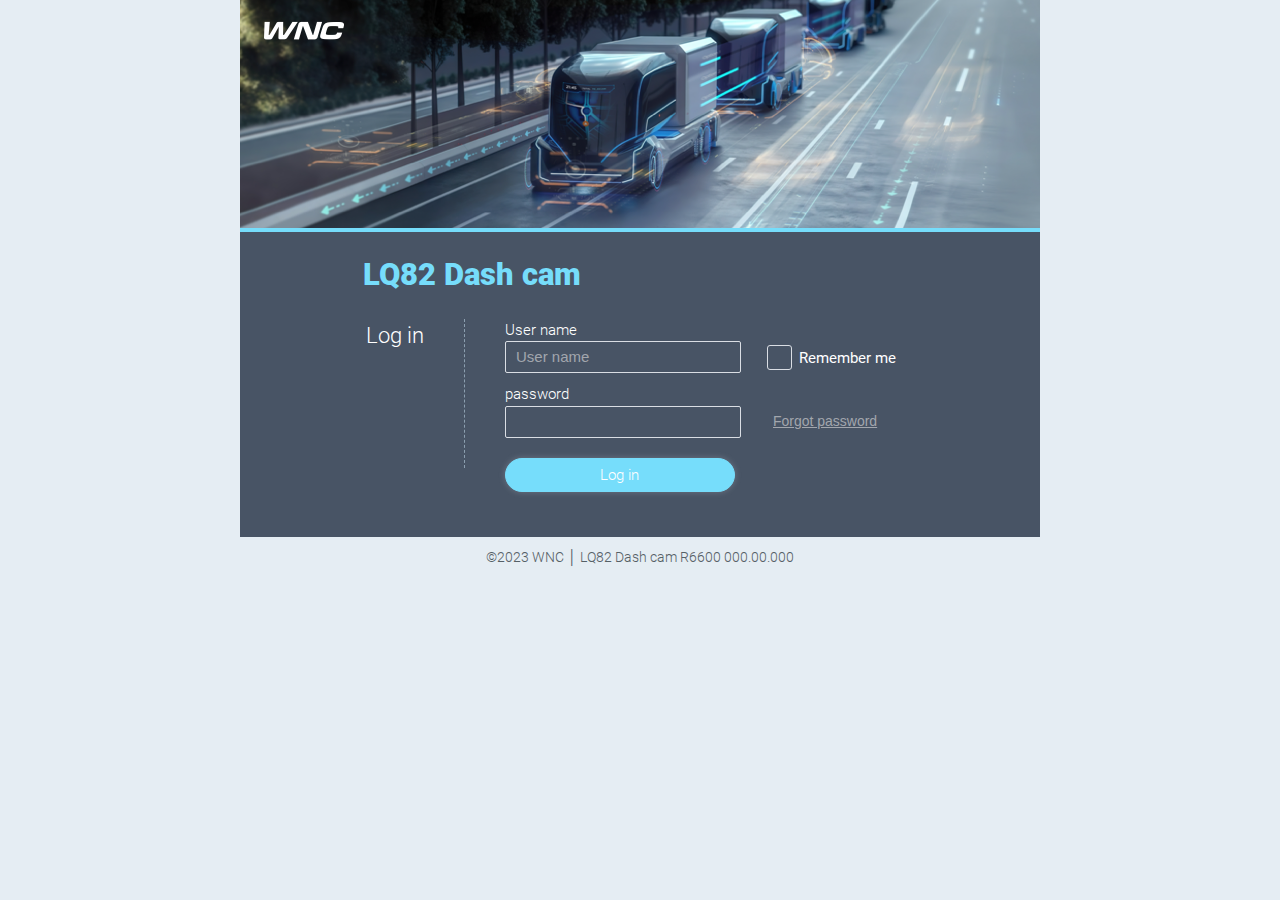
<file: index.html>
<!DOCTYPE html>
<html lang="en">
<head>
    <meta charset="UTF-8">
    <meta http-equiv="X-UA-Compatible" content="IE=edge">
    <meta name="viewport" content="width=device-width, initial-scale=1.0">
    <title> LQ82 </title>
    <link rel="stylesheet" href="css/reset.css">
    <link rel="stylesheet" href="css/dash_cam.css">
</head>
<body onload="">    
<div class="Login_bg">
    <div class="Img_login"></div>
    <div class="Login_wrap" id="LoginTable">
       <h1>LQ82 Dash cam</h1>
       <div class="Login" >
            <font>Log in</font>
            <table>
                <tr>
                    <th><span>User name</span><input type="text" placeholder="User name" name="Username" ></th>
                    <td><div class="opt">
                        <input type="checkbox" class="magic-checkbox" name="bs_broadcast"  id="bs_broadcast_on" onclick=""/>
                        <label for="bs_broadcast_on">Remember me</label>
                    </div></td>
                </tr>
                <tr>
                    <th><span>password</span><input type="password"></th>
                    <td><button class="BtnLink"  type="button" style="">Forgot password</button></td>
                </tr>
                <tr>
                    <th>
                        <div class="Btn_wrap">
                            <ul>
                                <a href="notification_list.html" class="Btn Btn_blue" id="goLogin">Log in</a>
                            </ul>
                        </div>
                    </th>
                    <td></td>
                </tr>
            </table>
        </div>
    </div>
    <div class="Login_wrap ForgotPSTable" id="ForgotPSTable">
       <div class="Login" >
        <font>Forgot password</font>
        <table >
            <tr>
                <th>Please enter your email to request a password reset.</th>
            </tr>
            <tr>
                <th> <input type="password" placeholder="email" /></th>
            </tr>
            <tr>
                <th >
                    <div class="Btn_wrap">
                        <ul>
                            <a href="#" class="Btn Btn_blue">Send</a>
                        </ul>
                    </div>
                </th>
                <td></td>
            </tr>
        </table>
       </div>
       <div class="Login" >
        <font>Email just send to<small>username@gmail.com</small></font>
        <table >
            <tr>
                <th >Please enter the 6 validation code from the email we just send:</th>
            </tr>
            <tr>
               <th> <input class="adadNumber" type="number" placeholder="0" />
                <input class="adNumber" type="number" placeholder="0" />
                <input class="adNumber" type="number" placeholder="0" />
                <input class="adNumber" type="number" placeholder="0" />
                <input class="adNumber" type="number" placeholder="0" />
                <input class="adNumber" type="number" placeholder="0" /></th>
            </tr>
            <tr>
                <th><span class="Btn_Resend">Didn't get the email ?</span> <small>59s..resend</small><button type="button" class="Btn">Resend</button></th>
            </tr>
            <tr>
                <th><span>New password</span><input type="text"></th>
            </tr>
            <tr>
                <th><span>Confirm new password</span><input type="text"></th>
            </tr>
            <tr>
                <th colspan="6">
                    <div class="Btn_wrap">
                        <ul>
                            <a href="#" class="Btn Btn_blue">Apply</a>
                        </ul>
                    </div>
                </th>
                <td></td>
            </tr>
        </table>
       </div>
       <div class="Login" >
        <font style="text-align: center; padding: 0 20px;">The password change was successful.</font>
        <table >
            <tr>
                <th><div class="Img_password"></div></th>
            </tr>
            
            <tr>
                <th colspan="6">
                    <div class="Btn_wrap">
                        <ul>
                            <a href="login.html" class="Btn Btn_blue">Go to login</a>
                        </ul>
                    </div>
                </th>
                <td></td>
            </tr>
        </table>
       </div>
       
    </div>  
    </div>
</div>
<footer class="Footer">
©2023 WNC │ LQ82 Dash cam R6600 000.00.000
</footer>
 <!-- Mainly scripts -->
 <script src="js/jquery-2.1.1.js"></script>
 <script src="js/bootstrap.min.js"></script>
 
<script>
$(document).ready(function () {
    
});
   
        
</script>
<script type="text/javascript">
    //forgot password
 
  var LoginTable =  document.getElementById("LoginTable");
      ForgotPSTable =  document.getElementById("ForgotPSTable"),
      LoginText= document.querySelector(".Login> font");
  ForgotPSTable.setAttribute("style", "display:none;");

  function GoForgotPS() {
    ForgotPSTable.setAttribute("style", "display:block;");
    LoginTable.setAttribute("style", "display:none;");
    LoginText.textContent="Forgot password";
  }
  document.getElementById("Btn_ForgotPS").addEventListener("click", GoForgotPS);

window.onload=function(){
    
}


</script>
</body>
</html>
</file>
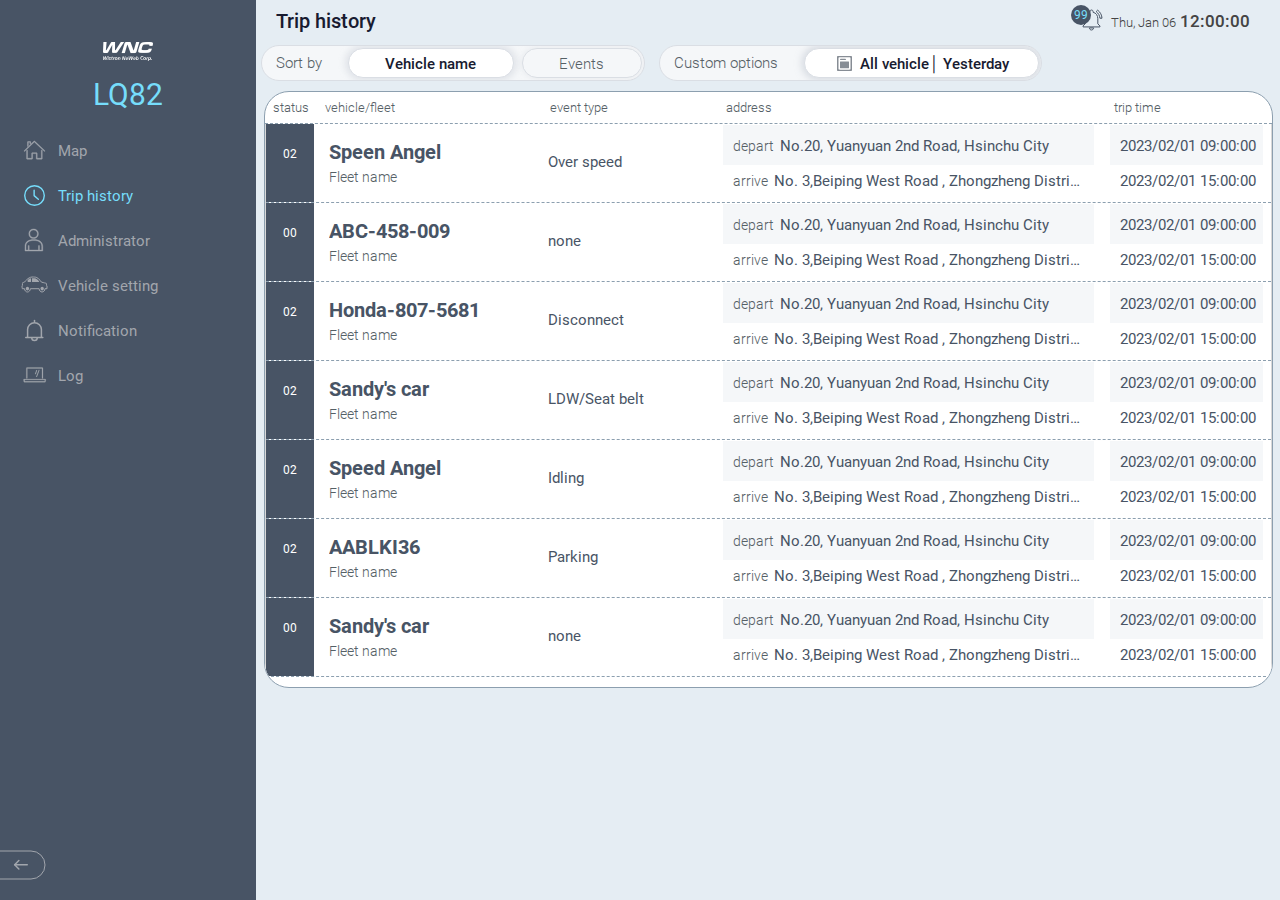
<file: trip_history.html>
<!DOCTYPE html>
<html lang="en">
<head>
    <meta charset="UTF-8">
    <meta http-equiv="X-UA-Compatible" content="IE=edge">
    <meta name="viewport" content="width=device-width, initial-scale=1.0">
    <title>menu</title>
    <link rel="stylesheet" href="css/reset.css">
    <link rel="stylesheet" href="css/bootstrap.min.css" >
    <!-- <link href="css/style.css" rel="stylesheet"> -->
    <link rel="stylesheet" href="css/plugins/board/board.css">
    <link href="css/plugins/datapicker/datepicker3.css" rel="stylesheet">
    <link href="css/plugins/chosen/bootstrap-chosen.css" rel="stylesheet">
    <link rel="stylesheet" href="css/plugins/switchery/switchery.css">
    <link rel="stylesheet" href="css/dash_cam.css">
    <style>
        .Content  { height: auto !important;}
        .Tab_wrap { width:calc(40% - 20px); display: inline-block; }
        .Chosen_wrap {display: inline-block; vertical-align:top; width:80%; }
        .Modal_wrap { width:50%; float: left;}
    </style>
    
</head>
<body onload="parent.location.hash='trip_history'">
<div id="currentPage" >triphistory</div> 
<div id="wrapper" > 
<div class="page-wrapper" >
    <div class="Nav">
        <div class="Nav_left">
            <!-- <a href="#" class="Size40 Back"></a> -->
            <h2> Trip history </h2>
        </div>
        <div class="Nav_right">
            <button class="Size40 Bell"><a href="trip_history_singlevehicle.html"  class="Number">99</a></button>
            <font class="Time"> <small>Thu, Jan 06</small> 12:00:00 </font>
        </div>
    
    </div>

    <!--內容區 start---->
    <div class="Tab_wrap" id="Tab_wrap">
        <ul>
            <li class="Title">Sort by</li>
            <li><a class="Btn tablinks" id="defaultOpen" onclick="OPEN(event, 'Vehiclename')">Vehicle name</a></li>
            <li><a class="Btn tablinks" onclick="OPEN(event, 'Events')">Events</a></li>
        </ul>
    </div>
    <div class="Tab_wrap" id="Tab_wrap">
        <ul>
            <li class="Title">Custom options</li>
            <li><a class="Btn tablinks Img_detail" data-toggle="modal" data-target="#myModal4"><span></span>All vehicle│ Yesterday</a></li>
        </ul>
    </div>

    <div class="Content " id="Content">
        <div class="Trip_history tabcontent" id="Vehiclename">
            <div class="Title_small">
                <ul>
                    <li >status</li>
                    <li >vehicle/fleet</li>
                    <li >event type</li>
                    <li >address</li>
                    <li >trip time</li>
                </ul>
            </div>
            <ul class="list">
                <li>
                    <a href="trip_history_singlevehicle.html">
                    <div class="Img_wrape">
                    <font class="Font12 White">02</font></div>
                    <font class="Font_wrap">
                        <span class="Vehicle_name">Speen Angel</span>
                        <span class="NoteText_primary">Fleet name</span>
                    </font>
                    <font class="Speed">Over speed</font>
                    <font class="Add_wrap">
                        <span class="Speed"><small>depart</small>No.20, Yuanyuan 2nd Road, Hsinchu City</span>
                        <span class="Speed"><small>arrive</small>No. 3,Beiping West Road , Zhongzheng District, Taipei City 100 Taiwan</span>
                    </font>
                    <font class="Add_wrap">
                        <span class="Speed">2023/02/01 09:00:00</span>
                        <span class="Speed">2023/02/01 15:00:00</span>
                    </font>
                </a>
                </li>
                <li>
                    <a href="trip_history_singlevehicle.html">
                    <div class="Img_wrape">
                    <font class="Font12 White">00</font></div>
                    <font class="Font_wrap">
                        <span class="Vehicle_name">ABC-458-009</span>
                        <span class="NoteText_primary">Fleet name</span>
                    </font>
                    <font class="Speed">none</font>
                    <font class="Add_wrap">
                        <span class="Speed"><small>depart</small>No.20, Yuanyuan 2nd Road, Hsinchu City</span>
                        <span class="Speed"><small>arrive</small>No. 3,Beiping West Road , Zhongzheng District, Taipei City 100 Taiwan</span>
                    </font>
                    <font class="Add_wrap">
                        <span class="Speed">2023/02/01 09:00:00</span>
                        <span class="Speed">2023/02/01 15:00:00</span>
                    </font>
                </a>
                </li>
                <li>
                    <a href="trip_history_singlevehicle.html">
                    <div class="Img_wrape">
                    <font class="Font12 White">02</font></div>
                    <font class="Font_wrap">
                        <span class="Vehicle_name">Honda-807-5681</span>
                        <span class="NoteText_primary">Fleet name</span>
                    </font>
                    <font class="Speed">Disconnect</font>
                    <font class="Add_wrap">
                        <span class="Speed"><small>depart</small>No.20, Yuanyuan 2nd Road, Hsinchu City</span>
                        <span class="Speed"><small>arrive</small>No. 3,Beiping West Road , Zhongzheng District, Taipei City 100 Taiwan</span>
                    </font>
                    <font class="Add_wrap">
                        <span class="Speed">2023/02/01 09:00:00</span>
                        <span class="Speed">2023/02/01 15:00:00</span>
                    </font>
                </a>
                </li>
                <li>
                    <a href="trip_history_singlevehicle.html">
                    <div class="Img_wrape">
                    <font class="Font12 White">02</font></div>
                    <font class="Font_wrap">
                        <span class="Vehicle_name">Sandy's car</span>
                        <span class="NoteText_primary">Fleet name</span>
                    </font>
                    <font class="Speed">LDW/Seat belt</font>
                    <font class="Add_wrap">
                        <span class="Speed"><small>depart</small>No.20, Yuanyuan 2nd Road, Hsinchu City</span>
                        <span class="Speed"><small>arrive</small>No. 3,Beiping West Road , Zhongzheng District, Taipei City 100 Taiwan</span>
                    </font>
                    <font class="Add_wrap">
                        <span class="Speed">2023/02/01 09:00:00</span>
                        <span class="Speed">2023/02/01 15:00:00</span>
                    </font>
                </a>
                </li>
                <li>
                    <a href="trip_history_singlevehicle.html">
                    <div class="Img_wrape">
                    <font class="Font12 White">02</font></div>
                    <font class="Font_wrap">
                        <span class="Vehicle_name">Speed Angel</span>
                        <span class="NoteText_primary">Fleet name</span>
                    </font>
                    <font class="Speed">Idling</font>
                    <font class="Add_wrap">
                        <span class="Speed"><small>depart</small>No.20, Yuanyuan 2nd Road, Hsinchu City</span>
                        <span class="Speed"><small>arrive</small>No. 3,Beiping West Road , Zhongzheng District, Taipei City 100 Taiwan</span>
                    </font>
                    <font class="Add_wrap">
                        <span class="Speed">2023/02/01 09:00:00</span>
                        <span class="Speed">2023/02/01 15:00:00</span>
                    </font>
                </a>
                </li>
                <li>
                    <a href="trip_history_singlevehicle.html">
                    <div class="Img_wrape">
                    <font class="Font12 White">02</font></div>
                    <font class="Font_wrap">
                        <span class="Vehicle_name">AABLKI36</span>
                        <span class="NoteText_primary">Fleet name</span>
                    </font>
                    <font class="Speed">Parking</font>
                    <font class="Add_wrap">
                        <span class="Speed"><small>depart</small>No.20, Yuanyuan 2nd Road, Hsinchu City</span>
                        <span class="Speed"><small>arrive</small>No. 3,Beiping West Road , Zhongzheng District, Taipei City 100 Taiwan</span>
                    </font>
                    <font class="Add_wrap">
                        <span class="Speed">2023/02/01 09:00:00</span>
                        <span class="Speed">2023/02/01 15:00:00</span>
                    </font>
                </a>
                </li>
                <li>
                    <a href="trip_history_singlevehicle.html">
                    <div class="Img_wrape">
                    <font class="Font12 White">00</font></div>
                    <font class="Font_wrap">
                        <span class="Vehicle_name">Sandy's car</span>
                        <span class="NoteText_primary">Fleet name</span>
                    </font>
                    <font class="Speed">none</font>
                    <font class="Add_wrap">
                        <span class="Speed"><small>depart</small>No.20, Yuanyuan 2nd Road, Hsinchu City</span>
                        <span class="Speed"><small>arrive</small>No. 3,Beiping West Road , Zhongzheng District, Taipei City 100 Taiwan</span>
                    </font>
                    <font class="Add_wrap">
                        <span class="Speed">2023/02/01 09:00:00</span>
                        <span class="Speed">2023/02/01 15:00:00</span>
                    </font>
                </a>
                </li>
            
            </ul>
        </div>
        <div class="Trip_history tabcontent" id="Events">222</div>
        <div class="modal inmodal fade" id="myModal4" tabindex="-1" role="dialog"  aria-hidden="true" >
            <div class="modal-dialog modal-lg">
                <div class="modal-content">
                
                    <div class="Modal_wrap">
                        <button type="button" class="close" data-dismiss="modal"><span aria-hidden="true">&times;</span><span class="sr-only">Close</span></button>
                        <div class="modal-header"><div class="Title_wrap">
                            <div class="Size32 Img_decorate_dot"></div>
                            <font class="Title_medium">Recording</font>
                        </div></div>
                        <div class="modal-body">
                            <table class="TwoField" >
                                <tr>
                                    <th>From</th>
                                    <td><div class="" id="data_1"> <a name="DataPicker" id="DataPicker"></a>
                                        <div class="input-group date">
                                            <span class="input-group-addon"><i class=" Img_calendar "></i></span><input type="text" class="" value="03/04/2014">
                                        </div>
                                    </div></td>
                                </tr>
                                <tr>
                                    <th>To</th>
                                    <td><div class="" id="data_1"> <a name="DataPicker" id="DataPicker"></a>
                                        <div class="input-group date">
                                            <span class="input-group-addon"><i class=" Img_calendar "></i></span><input type="text" class="" value="03/04/2014">
                                        </div>
                                    </div></td>
                                </tr>
                            </table> 
                        </div>
                    </div>
                    <div class="Modal_wrap">
                        <div class="modal-header"><div class="Title_wrap">
                            <div class="Size32 Img_decorate_dot"></div>
                            <font class="Title_medium">Select vehicle</font>
                        </div></div>
                        <div class="modal-body">
                            <table class="TwoField" >
                                <tr>
                                    <th><div class="opt">
                                        <input type="radio" class="magic-radio" name="bs_broadcast"  id="bs_broadcast_on" onclick=""/>
                                        <label for="bs_broadcast_on">All vehicle</label>
                                    </div>
                                </th>
                                </tr>
                                <tr>
                                    <th> 
                                    <div class="opt" style="margin:-5px 0 0 0;">
                                        <input type="radio" class="magic-radio"  name="bs_broadcast"  id="bs_broadcast_off" onclick=""/>
                                        <label for="bs_broadcast_off"></label>
                                        
                                    </div>
                                    <div class="Chosen_wrap">
                                        <select data-placeholder="Search vehicle" class="chosen-select" multiple tabindex="4">
                                        <option value=""></option>
                                        <option value="United States">United States</option>
                                        <option value="United Kingdom">United Kingdom</option>
                                        <option value="Afghanistan">Afghanistan</option>
                                        <option value="Aland Islands">Aland Islands</option>
                                        <option value="Albania">Albania</option>
                                        <option value="Algeria">Algeria</option>
                                        <option value="American Samoa">American Samoa</option>
                                        <option value="Andorra">Andorra</option>
                                        <option value="Angola">Angola</option>
                                        <option value="Anguilla">Anguilla</option>
                                        <option value="Antarctica">Antarctica</option>
                                        <option value="Antigua and Barbuda">Antigua and Barbuda</option>
                                        <option value="Argentina">Argentina</option>
                                        <option value="Armenia">Armenia</option>
                                        <option value="Aruba">Aruba</option>
                                        <option value="Australia">Australia</option>
                                        <option value="Austria">Austria</option>
                                        <option value="Azerbaijan">Azerbaijan</option>
                                        <option value="Bahamas">Bahamas</option>
                                        <option value="Bahrain">Bahrain</option>
                                        <option value="Bangladesh">Bangladesh</option>
                                        <option value="Barbados">Barbados</option>
                                        <option value="Belarus">Belarus</option>
                                        <option value="Belgium">Belgium</option>
                                        <option value="Belize">Belize</option>
                                        <option value="Benin">Benin</option>
                                        <option value="Bermuda">Bermuda</option>
                                        <option value="Bhutan">Bhutan</option>
                                        <option value="Bolivia, Plurinational State of">Bolivia, Plurinational State of</option>
                                        <option value="Bonaire, Sint Eustatius and Saba">Bonaire, Sint Eustatius and Saba</option>
                                        <option value="Bosnia and Herzegovina">Bosnia and Herzegovina</option>
                                        <option value="Botswana">Botswana</option>
                                        <option value="Bouvet Island">Bouvet Island</option>
                                        <option value="Brazil">Brazil</option>
                                        <option value="British Indian Ocean Territory">British Indian Ocean Territory</option>
                                        <option value="Brunei Darussalam">Brunei Darussalam</option>
                                        <option value="Bulgaria">Bulgaria</option>
                                        <option value="Burkina Faso">Burkina Faso</option>
                                        <option value="Burundi">Burundi</option>
                                        <option value="Cambodia">Cambodia</option>
                                        <option value="Cameroon">Cameroon</option>
                                        <option value="Canada">Canada</option>
                                        <option value="Cape Verde">Cape Verde</option>
                                        <option value="Cayman Islands">Cayman Islands</option>
                                        <option value="Central African Republic">Central African Republic</option>
                                        <option value="Chad">Chad</option>
                                        <option value="Chile">Chile</option>
                                        <option value="China">China</option>
                                        <option value="Christmas Island">Christmas Island</option>
                                        <option value="Cocos (Keeling) Islands">Cocos (Keeling) Islands</option>
                                        <option value="Colombia">Colombia</option>
                                        <option value="Comoros">Comoros</option>
                                        <option value="Congo">Congo</option>
                                        <option value="Congo, The Democratic Republic of The">Congo, The Democratic Republic of The</option>
                                        <option value="Cook Islands">Cook Islands</option>
                                        <option value="Costa Rica">Costa Rica</option>
                                        <option value="Cote D&apos;ivoire">Cote D'ivoire</option>
                                        <option value="Croatia">Croatia</option>
                                        <option value="Cuba">Cuba</option>
                                        <option value="Curacao">Curacao</option>
                                        <option value="Cyprus">Cyprus</option>
                                        <option value="Czech Republic">Czech Republic</option>
                                        <option value="Denmark">Denmark</option>
                                        <option value="Djibouti">Djibouti</option>
                                        <option value="Dominica">Dominica</option>
                                        <option value="Dominican Republic">Dominican Republic</option>
                                        <option value="Ecuador">Ecuador</option>
                                        <option value="Egypt">Egypt</option>
                                        <option value="El Salvador">El Salvador</option>
                                        <option value="Equatorial Guinea">Equatorial Guinea</option>
                                        <option value="Eritrea">Eritrea</option>
                                        <option value="Estonia">Estonia</option>
                                        <option value="Ethiopia">Ethiopia</option>
                                        <option value="Falkland Islands (Malvinas)">Falkland Islands (Malvinas)</option>
                                        <option value="Faroe Islands">Faroe Islands</option>
                                        <option value="Fiji">Fiji</option>
                                        <option value="Finland">Finland</option>
                                        <option value="France">France</option>
                                        <option value="French Guiana">French Guiana</option>
                                        <option value="French Polynesia">French Polynesia</option>
                                        <option value="French Southern Territories">French Southern Territories</option>
                                        <option value="Gabon">Gabon</option>
                                        <option value="Gambia">Gambia</option>
                                        <option value="Georgia">Georgia</option>
                                        <option value="Germany">Germany</option>
                                        <option value="Ghana">Ghana</option>
                                        <option value="Gibraltar">Gibraltar</option>
                                        <option value="Greece">Greece</option>
                                        <option value="Greenland">Greenland</option>
                                        <option value="Grenada">Grenada</option>
                                        <option value="Guadeloupe">Guadeloupe</option>
                                        <option value="Guam">Guam</option>
                                        <option value="Guatemala">Guatemala</option>
                                        <option value="Guernsey">Guernsey</option>
                                        <option value="Guinea">Guinea</option>
                                        <option value="Guinea-bissau">Guinea-bissau</option>
                                        <option value="Guyana">Guyana</option>
                                        <option value="Haiti">Haiti</option>
                                        <option value="Heard Island and Mcdonald Islands">Heard Island and Mcdonald Islands</option>
                                        <option value="Holy See (Vatican City State)">Holy See (Vatican City State)</option>
                                        <option value="Honduras">Honduras</option>
                                        <option value="Hong Kong">Hong Kong</option>
                                        <option value="Hungary">Hungary</option>
                                        <option value="Iceland">Iceland</option>
                                        <option value="India">India</option>
                                        <option value="Indonesia">Indonesia</option>
                                        <option value="Iran, Islamic Republic of">Iran, Islamic Republic of</option>
                                        <option value="Iraq">Iraq</option>
                                        <option value="Ireland">Ireland</option>
                                        <option value="Isle of Man">Isle of Man</option>
                                        <option value="Israel">Israel</option>
                                        <option value="Italy">Italy</option>
                                        <option value="Jamaica">Jamaica</option>
                                        <option value="Japan">Japan</option>
                                        <option value="Jersey">Jersey</option>
                                        <option value="Jordan">Jordan</option>
                                        <option value="Kazakhstan">Kazakhstan</option>
                                        <option value="Kenya">Kenya</option>
                                        <option value="Kiribati">Kiribati</option>
                                        <option value="Korea, Democratic People&apos;s Republic of">Korea, Democratic People's Republic of</option>
                                        <option value="Korea, Republic of">Korea, Republic of</option>
                                        <option value="Kuwait">Kuwait</option>
                                        <option value="Kyrgyzstan">Kyrgyzstan</option>
                                        <option value="Lao People&apos;s Democratic Republic">Lao People's Democratic Republic</option>
                                        <option value="Latvia">Latvia</option>
                                        <option value="Lebanon">Lebanon</option>
                                        <option value="Lesotho">Lesotho</option>
                                        <option value="Liberia">Liberia</option>
                                        <option value="Libya">Libya</option>
                                        <option value="Liechtenstein">Liechtenstein</option>
                                        <option value="Lithuania">Lithuania</option>
                                        <option value="Luxembourg">Luxembourg</option>
                                        <option value="Macao">Macao</option>
                                        <option value="Macedonia, The Former Yugoslav Republic of">Macedonia, The Former Yugoslav Republic of</option>
                                        <option value="Madagascar">Madagascar</option>
                                        <option value="Malawi">Malawi</option>
                                        <option value="Malaysia">Malaysia</option>
                                        <option value="Maldives">Maldives</option>
                                        <option value="Mali">Mali</option>
                                        <option value="Malta">Malta</option>
                                        <option value="Marshall Islands">Marshall Islands</option>
                                        <option value="Martinique">Martinique</option>
                                        <option value="Mauritania">Mauritania</option>
                                        <option value="Mauritius">Mauritius</option>
                                        <option value="Mayotte">Mayotte</option>
                                        <option value="Mexico">Mexico</option>
                                        <option value="Micronesia, Federated States of">Micronesia, Federated States of</option>
                                        <option value="Moldova, Republic of">Moldova, Republic of</option>
                                        <option value="Monaco">Monaco</option>
                                        <option value="Mongolia">Mongolia</option>
                                        <option value="Montenegro">Montenegro</option>
                                        <option value="Montserrat">Montserrat</option>
                                        <option value="Morocco">Morocco</option>
                                        <option value="Mozambique">Mozambique</option>
                                        <option value="Myanmar">Myanmar</option>
                                        <option value="Namibia">Namibia</option>
                                        <option value="Nauru">Nauru</option>
                                        <option value="Nepal">Nepal</option>
                                        <option value="Netherlands">Netherlands</option>
                                        <option value="New Caledonia">New Caledonia</option>
                                        <option value="New Zealand">New Zealand</option>
                                        <option value="Nicaragua">Nicaragua</option>
                                        <option value="Niger">Niger</option>
                                        <option value="Nigeria">Nigeria</option>
                                        <option value="Niue">Niue</option>
                                        <option value="Norfolk Island">Norfolk Island</option>
                                        <option value="Northern Mariana Islands">Northern Mariana Islands</option>
                                        <option value="Norway">Norway</option>
                                        <option value="Oman">Oman</option>
                                        <option value="Pakistan">Pakistan</option>
                                        <option value="Palau">Palau</option>
                                        <option value="Palestinian Territory, Occupied">Palestinian Territory, Occupied</option>
                                        <option value="Panama">Panama</option>
                                        <option value="Papua New Guinea">Papua New Guinea</option>
                                        <option value="Paraguay">Paraguay</option>
                                        <option value="Peru">Peru</option>
                                        <option value="Philippines">Philippines</option>
                                        <option value="Pitcairn">Pitcairn</option>
                                        <option value="Poland">Poland</option>
                                        <option value="Portugal">Portugal</option>
                                        <option value="Puerto Rico">Puerto Rico</option>
                                        <option value="Qatar">Qatar</option>
                                        <option value="Reunion">Reunion</option>
                                        <option value="Romania">Romania</option>
                                        <option value="Russian Federation">Russian Federation</option>
                                        <option value="Rwanda">Rwanda</option>
                                        <option value="Saint Barthelemy">Saint Barthelemy</option>
                                        <option value="Saint Helena, Ascension and Tristan da Cunha">Saint Helena, Ascension and Tristan da Cunha</option>
                                        <option value="Saint Kitts and Nevis">Saint Kitts and Nevis</option>
                                        <option value="Saint Lucia">Saint Lucia</option>
                                        <option value="Saint Martin (French part)">Saint Martin (French part)</option>
                                        <option value="Saint Pierre and Miquelon">Saint Pierre and Miquelon</option>
                                        <option value="Saint Vincent and The Grenadines">Saint Vincent and The Grenadines</option>
                                        <option value="Samoa">Samoa</option>
                                        <option value="San Marino">San Marino</option>
                                        <option value="Sao Tome and Principe">Sao Tome and Principe</option>
                                        <option value="Saudi Arabia">Saudi Arabia</option>
                                        <option value="Senegal">Senegal</option>
                                        <option value="Serbia">Serbia</option>
                                        <option value="Seychelles">Seychelles</option>
                                        <option value="Sierra Leone">Sierra Leone</option>
                                        <option value="Singapore">Singapore</option>
                                        <option value="Sint Maarten (Dutch part)">Sint Maarten (Dutch part)</option>
                                        <option value="Slovakia">Slovakia</option>
                                        <option value="Slovenia">Slovenia</option>
                                        <option value="Solomon Islands">Solomon Islands</option>
                                        <option value="Somalia">Somalia</option>
                                        <option value="South Africa">South Africa</option>
                                        <option value="South Georgia and The South Sandwich Islands">South Georgia and The South Sandwich Islands</option>
                                        <option value="South Sudan">South Sudan</option>
                                        <option value="Spain">Spain</option>
                                        <option value="Sri Lanka">Sri Lanka</option>
                                        <option value="Sudan">Sudan</option>
                                        <option value="Suriname">Suriname</option>
                                        <option value="Svalbard and Jan Mayen">Svalbard and Jan Mayen</option>
                                        <option value="Swaziland">Swaziland</option>
                                        <option value="Sweden">Sweden</option>
                                        <option value="Switzerland">Switzerland</option>
                                        <option value="Syrian Arab Republic">Syrian Arab Republic</option>
                                        <option value="Taiwan, Province of China">Taiwan, Province of China</option>
                                        <option value="Tajikistan">Tajikistan</option>
                                        <option value="Tanzania, United Republic of">Tanzania, United Republic of</option>
                                        <option value="Thailand">Thailand</option>
                                        <option value="Timor-leste">Timor-leste</option>
                                        <option value="Togo">Togo</option>
                                        <option value="Tokelau">Tokelau</option>
                                        <option value="Tonga">Tonga</option>
                                        <option value="Trinidad and Tobago">Trinidad and Tobago</option>
                                        <option value="Tunisia">Tunisia</option>
                                        <option value="Turkey">Turkey</option>
                                        <option value="Turkmenistan">Turkmenistan</option>
                                        <option value="Turks and Caicos Islands">Turks and Caicos Islands</option>
                                        <option value="Tuvalu">Tuvalu</option>
                                        <option value="Uganda">Uganda</option>
                                        <option value="Ukraine">Ukraine</option>
                                        <option value="United Arab Emirates">United Arab Emirates</option>
                                        <option value="United Kingdom">United Kingdom</option>
                                        <option value="United States">United States</option>
                                        <option value="United States Minor Outlying Islands">United States Minor Outlying Islands</option>
                                        <option value="Uruguay">Uruguay</option>
                                        <option value="Uzbekistan">Uzbekistan</option>
                                        <option value="Vanuatu">Vanuatu</option>
                                        <option value="Venezuela, Bolivarian Republic of">Venezuela, Bolivarian Republic of</option>
                                        <option value="Viet Nam">Viet Nam</option>
                                        <option value="Virgin Islands, British">Virgin Islands, British</option>
                                        <option value="Virgin Islands, U.S.">Virgin Islands, U.S.</option>
                                        <option value="Wallis and Futuna">Wallis and Futuna</option>
                                        <option value="Western Sahara">Western Sahara</option>
                                        <option value="Yemen">Yemen</option>
                                        <option value="Zambia">Zambia</option>
                                        <option value="Zimbabwe">Zimbabwe</option>
                                        </select>
                                    </div>
                                
                                </th>
                                
                                </tr>
                                
                            </table> 
                        </div>
                    </div>
                    <div class="modal-footer">
                        <div class="Btn_wrap">
                        <ul>
                            <a class="Btn" href="#" data-dismiss="modal">
                                <span>cancel</span>
                            </a>
                            <a class="Btn" href="#" data-dismiss="modal">
                                <span>view recording</span>
                            </a>
                        </ul>    
                    </div>
                    </div>
                </div>
            </div>
        </div>
    </div>

</div>
</div>

<!-- Mainly scripts -->
<script src="js/jquery-2.1.1.js"></script>
<script src="js/bootstrap.min.js"></script>
<script src="js/plugins/switchery/switchery.js"></script>
 <script src="js/plugins/datapicker/bootstrap-datepicker.js"></script>
 <script src="js/plugins/chosen/chosen.jquery.js"></script>

<script>
$(document).ready(function () {
    $.get("accordion_menu.html", function(html) {
        $("#wrapper").prepend(html);
    }) 
    
    $('.chosen-select').chosen({width: "100%"});
    $('#data_1 .input-group.date').datepicker({
        todayBtn: "linked",
        keyboardNavigation: false,
        forceParse: false,
        calendarWeeks: true,
        autoclose: true
     }); 
});
        
</script>
<script type="text/javascript">

function OPEN(EVT, TYPE) {
    var i, tabcontent, tablinks;
    var tabcontent= document.getElementsByClassName("tabcontent");
    var tablinks= document.getElementsByClassName("tablinks");
    for(var i=0; i<tabcontent.length; i++) {
        tabcontent[i].style.display="none";
    }
    for(var i=0; i<tablinks.length; i++) {
        tablinks[i].className=  tablinks[i].className.replace("Focus","");
    }
    document.getElementById(TYPE).style.display="block";
     EVT.currentTarget.className += " Focus";
    
}
document.getElementById("defaultOpen").click();
    
    
 </script>
</body>
</html>
</file>
<file: css/dash_cam.css>
/****
Sara Liu created in 05/29
******/
/****
Common part
******/
@charset "utf-8";
@font-face {
	font-family: RobotoBlack;
	src: url(../text/Roboto-Black.ttf),
	    url(../text/Roboto-Black.ttf) format("truetype");	/* IE */
}
@font-face {
	font-family: RobotoBold;
	src: url(../text/Roboto-Bold.ttf),
	    url(../text/Roboto-Bold.ttf) format("truetype");	/* IE */
}
@font-face {
	font-family: RobotoMedium;
	src: url(../text/Roboto-Medium.ttf),
	    url(../text/Roboto-Medium.ttf) format("truetype");	/* IE */
}
@font-face {
	font-family: RobotoRegular;
	src: url(../text/Roboto-Regular.ttf),
	    url(../text/Roboto-Regular.ttf) format("truetype");	/* IE */
}
@font-face {
	font-family: RobotoLight;
	src: url(../text/Roboto-Light.ttf),
	    url(../text/Roboto-Light.ttf) format("truetype");	/* IE */
}
h1, h2, h3, h4, h5 { margin: 0; padding: 0; border: 0; }
body { background-color: #e5edf3; font-size: 15px; font-family: RobotoRegular; }
.Nav { width:100% }
.sidebar, .Nav, .Content, .ContentSet  { float: left; transition: all 0.3s; }
h1 { font-size: 1.6em; color: #181b30; font-family: RobotoBlack;}
h2 { font-size:1.333em; font-family: RobotoMedium;}
h3 { font-size: 1.1333em; color: #181b30; font-family: RobotoBlack;}
/* .modal { z-index: 1;} */

.Title_medium { color: #556066; font-size: 1.1333em;font-family: RobotoLight; }
.Red_text { color: #f21e1e; }
.Date { color: #485465; font-size: 0.8666em;}
.White { color: white;}
.Font12  { font-size: 0.8em;}
.Font16 { font-size: 1.0666em; color: #485465; line-height: 1.6;}
.Font20 { font-size: 1.333em; line-height: 1.8; }
.NoteText_light { color: #a2a6ad; font-size: 0.8666em; }
.NoteText_primary { font-size: 0.9333em; color: #556066; font-family: RobotoLight;}
.Vehicle_name { color: #485465; font-size:1.333em; font-family: RobotoBold;}
.Speed { color: #485465; font-size:1em; font-family: RobotoRegular;}
a, font, span { display: block; text-decoration: none;}
.Btn, .Area, .Btn_dark, .Noti_list >ul> li, .Workday li a, .Btn_answer, 
.Btn_ignore, .Alert_popup button, .Trip_history li, .Trip_Singlevehicle .Area_right
 { transition: all 0.3s; }
.Center { text-align: center; margin: 0 auto;}
.Size40 { width: 40px; height: 40px;}
.Size30 { width: 30px; height: 30px;}
.Size24 { width: 24px; height: 24px;}
.Size32 { width: 32px; height: 32px; }
.Btn, .Btn_dark { 
    display: block; cursor: pointer;
    box-shadow: 0 0 6px 0px rgba(194, 200, 210, 0.3);  
    text-align: center; height: 32px; line-height: 32px; padding: 0 20px;
     margin-right:6px;
}
.Btn, .Tab_wrap li { color: #556066;  font-family: RobotoLight;}
.Btn, .Tab_wrap ul {  background-color: #f5f7f9;  border: 1px solid #dadee4; border-radius: 38px; }
.Btn_dark { background-color:#485465;  color: white; }
.Btn_blue { background-color:#76ddfb;  color: white; border-color: #76ddfb; }
.Btn_wrap { clear:both; margin-bottom: 15px; }
.Btn_wrap ul { display:flex; width: 384px; margin:0 auto;  }
.Btn_wrap .Btn, .Btn_wrap .Btn_dark { flex: 1 1 auto; overflow: hidden; border-radius:32px;} 
.Btn_wrap span { margin-top:-2px; display: inline-block; vertical-align: middle; }
select { min-width:100px; padding: 0 10px; height: 32px; border-radius: 2px; background-color: #f5f7f9; border: 1px solid #dadee4; color: #485465;}
.Focus, .Tab_wrap li a.Img_detail {  color: #181b30; font-family: RobotoMedium; }
.Btn:hover, .Focus, .Btn:active, a:Focus, a:hover { text-decoration: none; }
.Call { background: url(../img/icon/phone.svg); width: 34px; height: 34px; background-color:#f5f7f9; border: 1px solid #dadee4; border-radius: 34px;}
.BtnLink { background-color: transparent; text-decoration: underline; color: #556066; font-size: 0.9333em; }
.BtnLink:hover { color:#76ddfb ;}
.Btn_blue:hover { border-color:#ffffff; color: #556066; }

.Img_Succeed { background: url(../img/icon/succeed.svg) no-repeat; width: 78px; height: 78px;}
.Img_add { background: url(../img/Btn/add.svg) no-repeat; }
.Img_sort { background: url(../img/Btn/sort.svg) no-repeat; }
.Img_delete { background: url(../img/Btn/delete.svg) no-repeat;}
.Img_Zoom_indark { background: url(../img/Btn/zoom_in-dark.svg) no-repeat;}
.Img_Zoom_outdark { background: url(../img/Btn/zoom_out-dark.svg) no-repeat;}
.Img_screen_turn_l {  background: url(../img/Btn//screen_turn_L.svg) no-repeat;}
.Img_screen_turn_h {  background: url(../img/Btn/screen_turn_H.svg) no-repeat;}
.Img_sound_off { background: url(../img/Btn/Slide_Off.svg) no-repeat; }
.Img_sound_on { background: url(../img/Btn/Sound_on.svg) no-repeat; }
.Img_camera_1 { background: url(../img/Btn/Camera-1.svg) no-repeat; }
/* .Img_mic_on_small { background: url(../img/Btn/mic);} */
.Img_mic_on_small { background: url(../img/Btn/Mic_On_small.svg) no-repeat;}
.Img_arrow { background: url(../img/Btn/select.svg) no-repeat; }
.Img_calendar { background: url(../img/icon/detail-s-2.svg) no-repeat;}
.Img_eye_open, .Img_eye_off { vertical-align: middle; width:30px; height: 30px;}
.Img_eye_open { background: url(../img/Btn/eye_open.svg) no-repeat; }
.Img_eye_off { background: url(../img/Btn/eye_off.svg) no-repeat; }
.Img_close { background: url(../img/btn/close_white.svg) no-repeat; }
.Img_ignore { background: url(../img/icon/cancel.svg) no-repeat; }
.Img_answer { background: url(../img/icon/phone.svg) no-repeat; }
.Img_answer-w { background: url(../img/icon/phone-w.svg) no-repeat; }
.Img_car { background: url(../img/icon/carimg.png) no-repeat; border-radius: 50px; }
.Img_decorate_danger { background: url(../img/icon/decorate_danger.svg) no-repeat; }
.Img_decorate_dot { background: url(../img/icon/decorate_dot.png) no-repeat;}
.Img_phone{ background: url(../img/icon/phone.svg) no-repeat; }
.Focus .Img_phone{ background: url(../img/icon/phone-focus.svg) no-repeat; }
.Img_mapBtn { background: url(../img/icon/map.svg) no-repeat; }
.Focus .Img_mapBtn { background: url(../img/icon/map-focus.svg) no-repeat; }
.Img_video { background: url(../img/icon/video.svg) no-repeat;}
.Focus .Img_video { background: url(../img/icon/video-focus.svg) no-repeat; cursor: none;}
.Img_decorate_destination { background: url(../img/icon/decorate_destination.png) no-repeat;}
.Img_decorate_location { background: url(../img/icon/decorate_location.png) no-repeat;}
.Img_active { background: url(../img/icon/active-s.svg) no-repeat;}
.Img_event { background: url(../img/icon/event-s.svg) no-repeat;}
.Img_disconnect { background: url(../img/icon/disconnect-s.svg) no-repeat; }
.Img_idling { background: url(../img/icon/idling-s.svg) no-repeat;}
.Img_idling_white { background: url(../img/icon/idling-s.svg) no-repeat; fill: #ffffff;}
.Img_parking { background: url(../img/icon/parking-s.svg) no-repeat;}
.Img_parking_white { background: url(../img/icon/parking-s.svg) no-repeat; fill:#ffffff;}
.Img_active, .Img_event, .Img_disconnect, .Img_idling, .Img_parking,
.Img_decorate_destination, .Img_decorate_location
{ margin-left: calc(50% - 12px); margin-top:5px; background-repeat: no-repeat;}
.Title_small { padding:7px 0px 5px 0px ; overflow: hidden;}
.Title_small ul li { 
    float: left; font-size:0.8666em; color: #556066; 
    font-family: RobotoLight;
   
 }
 
.switchery { height: 25px; }
.switchery > small {width: 25px; height: 25px;}
input[type="text"], input[type="password"],input[type="search"], input[type="email"], input[type="number"],
select, textarea, .input-group-addon { color: #485465; padding:0 10px; height:32px; box-sizing: border-box; line-height:32px; background-color: #f5f7f9; border: 1px solid #dadee4; border-radius: 2px;}

.chosen-container { font-size: 15px;}
.chosen-container-multi .chosen-choices { background-color:#f5f7f9; border: 1px solid #dadee4;}



.datepicker table tr td.active:active, .datepicker table tr td.active:hover:active,
.datepicker table tr td.active, .datepicker table tr td.active:hover, 
.datepicker table tr td.active.active
{ background-color: #76ddfb; border-color: #76ddfb; color: #485465;}

.Btn:hover, .Focus, select:focus, select:active, .Btn_dark:hover,.Btn_dark:focus, .Call:hover,
input[type="text"]:focus, input[type="password"]:focus, input[type="email"]:focus,
input[type="search"]:focus,select:focus, textarea:focus, .chosen-container-active .chosen-choices,
.Trip_Singlevehicle .Area_right, .Btn_blue:hover, .Sortable .Move
{  background-color: white; outline: 0;  box-shadow: 0 0 6px 3px rgba(194, 200, 210, 0.4);}
/**change board.css**/
.list { max-height: calc(100vh - 110px); padding: 0; overflow-x: hidden;}
.Content_wrap.list {  max-height: 100vh; background-color: transparent;  padding-bottom: 40px; overflow-x: hidden;}

::-webkit-scrollbar { width: 4px; }
::-webkit-scrollbar-thumb { background-color: #485465;}
/* ::-webkit-scrollbar-track { background-color: #ececec;} */
.list ul li, .list ul li:hover {
    cursor: default;
    background-color: transparent; padding: 0; margin-bottom: 0;
    box-shadow: none; min-height: 0;
 }
 

/****
Men
******/
#currentPage { height: 0; text-indent: -999px;}
.nav>li>a:focus, .nav>li>a:hover { background-color: transparent;}
.navbar-default {  background-color: #485465; }
.sidebar.collapsed .Product_name { visibility: hidden;}
.sidebar.collapsed #VEHICLESETTING:hover .menu-title, 
.sidebar.collapsed #TRIPHISTORY:hover .menu-title,
.sidebar.collapsed #MAP:hover .menu-title,
.sidebar.collapsed #LOG:hover .menu-title {
  display: block; position: fixed; left:70px; min-width: 100px;  background-color:#384250;
  padding: 0 10px; color: white;color: #a2a6ad;
   border-top-right-radius:4px ;border-bottom-right-radius:4px ;
}
.sidebar.collapsed #MAP:hover .menu-title { top: 127px; } 
.sidebar.collapsed #TRIPHISTORY:hover .menu-title { top: 172px; }
.sidebar.collapsed #VEHICLESETTING:hover .menu-title { top: 262px; } 
.sidebar.collapsed #LOG:hover .menu-title { top:352px; } 
.Img_Map { background: url(../img/icon/home.svg);}
.Img_Administrator { background: url(../img/icon/administrator.svg); }
.Img_Setting { background: url(../img/icon/setting.svg); }
.Img_TripHistory { background: url(../img/icon/tripHistory.svg); }
.Img_Notification { background: url(../img/icon/notification.svg); }
.Img_Log { background: url(../img/icon/log.svg); }
.Img_Map, .Img_Administrator,.Img_Setting, .Img_TripHistory,.Img_Notification,.Img_Log  {  background-repeat: no-repeat;}
li.active .Img_Map { background: url(../img/icon/home-focus.svg);}
/*.menu-item.open .Img_Administrator { background: url(../img/icon/administrator-focus.svg); }*/
.menu li.active .Img_Setting { background: url(../img/icon/setting-focus.svg); }
.menu li.active .Img_TripHistory { background: url(../img/icon/tripHistory-focus.svg); }
/*.menu-item.open .Img_Notification { background: url(../img/icon/notification-focus.svg); } */
.sidebar .menu li.active .Img_Log { background: url(../img/icon/log-focus.svg); }
.Logo { width: 60px;height:25px;  background: url(../img/icon/logo.png); margin: 39px auto 10px auto; }
.Product_name { font-size: 2em; color: #76ddfb; text-align: center; margin-bottom:10px; }
.No_data span { background: url(../img/Layout/no_data.svg); width: 56px; height:39px; margin:50px auto 5px auto;  }
.No_data font { width: 100%; text-align: center; color: #556066; font-family: RobotoLight; }
.tabcontent:nth-of-type(1) {
  display: block;
}


/****
Nav
******/
.Nav {  height:45px; }
.Nav_left { float: left;}
.Nav_right { float: right; margin-right: 15px;}
.Back { float:left; margin: 2px 0 0 8px;   background: url(../img/Btn/back.svg); border:0;}
.Back:hover {}
.Nav_left h2 { float:left; vertical-align: middle; padding-left:20px; color: #181b30; padding-top:10px; }
.Nav_left > .Back +  h2 { padding-left: 0px; }
.Bell { position: relative; z-index: 1; vertical-align: middle; background: url(../img/Btn/Notify_on.svg); }
.Number { position: absolute; top:5px; left: 0; background-color: #485465; width: 20px; height: 20px; border-radius: 20px; color:#76ddfb; font-size:0.8em; text-align: center; line-height: 20px; }
font.Time { float: right; color:#444444;font-size:1.1333em; font-family: RobotoMedium;line-height: 43px; }
font.Time small { font-size: 13px; font-family: RobotoLight; }

/****
Content
******/
.page-wrapper { overflow: hidden; width: calc(100% - 256px); margin-left: 240px; padding-right: 15px; animation:PageWrapper 0.3s ease-out forwards;  -webkit-animation:PageWrapper 0.3s ease-out forwards; box-sizing: border-box; }
.page-animation { animation:PageAnimation 0.5s ease-out forwards; -webkit-animation:PageAnimation 0.5s ease-out forwards; }
@keyframes PageAnimation {
    to { width: calc(100% - 86px); margin-left: 70px; padding-right: 10px; }
}
@-webkit-keyframes PageAnimation {
  to { width: calc(100% - 86px); margin-left: 70px; padding-right: 10px; }
}
@keyframes PageWrapper {
    to { width: calc(100% - 256px); margin-left: 240px; }
}
@-webkit-keyframes PageWrapper {
  to { width: calc(100% - 256px); margin-left: 240px; }
}

.Content, .ContentSet {  margin : 0 8px 12px 8px;  border: 0.5px solid #8c9faf;  background-color: white; overflow: hidden;  }
.ContentSet { width: calc(100% - 16px); border-bottom-left-radius:25px;  border-bottom-right-radius:25px;}
.Content { height: 92vh; width: 100%;  border-radius:25px; }
.Content_wrap { padding-bottom: 20px; }
.Content_left { width: 400px; float: left; padding:8px 0 15px 0;  }
.Content_right {  float: left; border-left: 0.5px solid #8c9faf;  background-color:#485465; height:100%;  width: calc(100% - 400px);}
iframe#LinkMenu { height:100%; box-sizing: border-box;}
.Map_text { display: none; overflow-x: hidden; }
.Tab_wrap { margin: 0 5px;}
.Tab_wrap ul { display: flex; overflow: hidden; height: 36px; padding: 2px; box-sizing: border-box;}
.Tab_wrap li { flex: auto; line-height: 30px;margin-left: 8px; }
.Tab_wrap li:nth-of-type(1) { margin-left: 0;}
.Tab_wrap li a { height: 30px; line-height: 30px;  margin-right: 0; }
.Tab_wrap li.Title { display: block; flex: none; padding:0 18px 0 12px; }
.Tab_wrap li a.Img_detail { background-color: white; box-shadow: 0 0 6px 3px rgba(194,200,210,0.5);}
.Tab_wrap li a.Img_detail span { display: inline-block; vertical-align: middle; width: 20px; height: 20px; margin:0 6px 5px 0; background: url(../img/icon/detail-s-2.svg) no-repeat;}
.Title_small { border-bottom: 1px dashed #8c9faf; }
.Title_small ul { display:flex; margin-bottom: 0; }
.Title_small li {  padding:0 8px 0 8px;border: 0; }
.Title_small li:hover { padding: 0 8px 0 8px; }

.Area { overflow: hidden; clear: both; position: relative; z-index: 1; width: 400px;  min-height: 92px; padding:10px 10px 10px 0; border-bottom: 0.5px solid #8c9faf;}
.Area_left { float: left; width: 77px; padding-right: 5px;  }
.Area_right { float: left; width:calc(100% - 89px); padding-left:12px; border-left: 0.5px dashed #8c9faf;}
.Area .Vehicle_name, .Area .Fleet_name, .Area .Address { width: 100%; }
.Area .Vehicle_name { width: 82%; }
.Area .Fleet_name { color: #8c9faf; font-size:0.8666em; font-family: RobotoLight; }
.Area .Address { overflow: hidden; text-overflow: ellipsis; white-space: nowrap; color: #485465; font-size:0.9333em; font-family: RobotoLight; }
.Area .Speed { position: absolute; right:20px; top:15px;  }
.Area .Event_text { color: #485465; font-size:0.8em; font-family: RobotoRegular; padding-top: 4px; text-align:center; line-height: 1.3; }


.Single_vehicle .Area { width: 384px; border-radius:4px; min-height:100px; border: 0.5px solid #8c9faf; margin:0 auto 6px auto; }
.Single_vehicle .Area:nth-of-type(1) { background-color: white;}
.Single_vehicle .Area:nth-of-type(2) { background-color:#e7f1f7 ;}
.Single_vehicle .Area:nth-of-type(3) { background-color:#d8e9f4;}
.Area:last-child { margin-bottom: 30px;}
.Single_vehicle .Area_left { width: 52px; padding-right: 0;}
.Single_vehicle .Area_right { width: calc(100% - 52px);}
.Single_vehicle  font { color: #181b30;}
.Single_vehicle  font.Title_medium { color: #485465;}
.Single_vehicle  font.Red_text { color: #f21e1e;}
.Single_vehicle  font.NoteText_light { color: #a2a6ad;}
.Dashboard { width: 384px; margin:8px auto 20px auto ; overflow: hidden; }
.Dashboard > font:first-of-type { width: 54%; float: left; padding:0 2%;  }
.Dashboard > font:last-of-type { width: 38%; float: left; padding:0 2%; border-left: 1px dashed #8c9faf;}
.Dashboard > font >h3 +font { margin-bottom: 7px;}
.Dashboard > font >h3 +font:last-child { margin: 0;}
.Dashboard font { width: 100%; text-align: center;}
.Dashboard font.NoteText_primary { color: #556066;}
.Dashboard h1 { padding-top: 15px;}
.Title_wrap .Img_decorate_dot { float: left; margin: 17px 0px 0 14px;}
.Title_wrap .Title_medium { padding: 16px 0 8px 0;}
.Vehicle_setting { min-height:56px; }
.Vehicle_setting ul { margin-bottom:0; }
.Vehicle_setting >ul >li, .Trip_history >ul> li a { display:flex; border-bottom: 1px dashed #8c9faf; border-radius: 0; }
.Vehicle_setting li .Edit, .Vehicle_setting li font { float:left;  }
.Vehicle_setting li .Edit { background: url(../img/Btn/edit.svg) no-repeat 3px 6px; background-color:#485465;  flex-basis: 48px; height:56px;}
.Vehicle_setting li font { flex-basis:calc((72% - 48px) / 4); padding: 18px 8px 0 8px;  }
.Vehicle_setting li font:nth-of-type(1) { flex-basis:28%; padding: 12px 8px 0 15px; }
.Vehicle_setting .Title_small li { flex-basis:calc((72% - 48px) / 4); }
.Vehicle_setting .Title_small li:nth-of-type(1), .Vehicle_setting .Title_small li:nth-of-type(1):hover
 { flex-basis: 48px; padding-left:15px;  }
.Vehicle_setting .Title_small li:nth-of-type(2), .Vehicle_setting .Title_small li:nth-of-type(2)
 { flex-basis:28%;  padding:0 8px 0 15px; }
.Vehicle_setting li .Edit:hover { background-color:#76ddfb;  }
.Trip_history .Title_small li:nth-of-type(1) {width:55px ;}
.Trip_history .Title_small li:nth-of-type(3) {width:calc((100% - 71px) / 4);}
.Trip_history .Title_small li:nth-of-type(2) {width:30%;}
.Trip_history .Title_small li:nth-of-type(4) {width:52%;}
.Trip_history .Title_small li:nth-of-type(5) {width:22%;}
.Trip_history ul li a { align-items: center;  }
.Trip_history ul li font:not(.Font12) { width: calc((100% - 71px) / 4); padding:0 8px 0 8px ;  }
.Trip_history ul li font.Add_wrap { flex-basis:52%; }
.Trip_history ul li font.Add_wrap:last-child { flex-basis:22%; }
.Trip_history ul li font.Font_wrap { flex-basis:30%; padding:0 8px 0 15px;}
.Trip_history .Img_wrape { overflow: hidden; width:65px; min-height:78px; background-color: #485465; }
.Trip_history .Img_wrape font { width: 100%;text-align: center; padding-top:22px;}
.Trip_history small { color: #556066; font-size: 0.9333em; font-family: RobotoLight; padding-right:6px; }
.Trip_history .Add_wrap > .Speed:nth-of-type(2) { padding: 6px 7px 8px 10px;}
.Trip_history .Add_wrap > .Speed:first-child { background-color: #f5f7f9; padding:11px 7px 7px 10px; }
.Trip_history .Add_wrap span, .Trip_history .Font_wrap span { text-overflow: ellipsis; white-space: nowrap; overflow: hidden; }
.Trip_history>ul> li:hover .Add_wrap > .Speed:first-child { background-color: transparent;}
.Noti_list {  overflow-x: hidden; position: relative; z-index: 1; }
.Noti_list > ul { padding-top: 30px;}
.Noti_list >ul> li, .Noti_list >ul> li:hover  { position: relative; z-index: 1; border-radius: 0; width: 400px; min-height:84px; padding:10px 15px 10px 20px ; border-bottom: 0.5px solid #8c9faf;   }
.Noti_list >ul> li:nth-of-type(1) { border-top: 0.5px solid #8c9faf; }
.Noti_list >ul> li.event { border-left:7px solid #f9bf13; color: #f9bf13;  } 
.Noti_list >ul> li.dashcam { border-left:7px solid #76ddfb; color:#51d1f6 ; }
.Noti_list font { color: #485465;}
.Noti_list strong { color: #181b30; font-family: RobotoBlack; font-weight: bold;  }
.Noti_list .Date { text-align: right; }
.Noti_list >ul> li span { display: inline-block; vertical-align: middle;}
.Noti_list .Font16 { width:90%; }
.Noti_list .Call { position: absolute; right: 14px; bottom:35px;}
.Noti_list .BtnLink { text-align: right; position: absolute; right: 0; top:0px; }
.Trip_Singlevehicle .Area { border:0; background: url(../img/icon/line.png) repeat-y; padding: 5px 10px 15px 0; }
.Icon_wrap > .Size24 { display: inline-block;  min-width: 67px; margin: 0; background-position:33px 0px;}
.Icon_wrap > .Size24 + .Title_medium { display: inline-block; vertical-align: top;}
.Trip_Singlevehicle .Area_left, .Trip_Singlevehicle .Area_right { display: inline-block;}
.Trip_Singlevehicle .Area_left { width:70px; background-color: white; padding-right: 10px; margin-top:20px;  }
.Trip_Singlevehicle .Area_right { width: calc(100% - 73px); border:0.5px solid rgba(140, 159, 175,0.6); border-radius:4px; padding: 20px 15px;  }
.Trip_Singlevehicle .Area_right font:nth-of-type(1) { color:#181b30;}
.Trip_Singlevehicle .Area_right font:nth-of-type(2) { padding: 4px 0;}
.Trip_Singlevehicle .Time, .Trip_Singlevehicle .Date { width: 100%; line-height: 1.5; text-align:right;}
.Map_text .Area:hover, .Trip_Singlevehicle .Area_right:hover , .Trip_Singlevehicle .Area_right.Focus,.Trip_history> ul> li:hover { border:3px solid #51d1f6; background-color:#e7f1f7; }


table { width:calc(100% - 63px); clear: both; box-sizing: border-box; margin: 0 15px 27px 48px; }
.In_table { margin-top:8px; margin-left: 5px;}
th { color: #556066; font-size:1em; font-family: RobotoLight; padding-bottom:10px; }
td {  color: #485465; font-size: 1em;  }
.LineinTable { border-top:1px dashed #8c9faf; display: block; width: 100%; margin: 0;}
table.TwoField { margin: 0 0px 27px 48px; }
table.TwoField th, table.TwoField td { padding:6px 10px 6px 0;}
form.ShowTable { float: left; width: calc(100% - 190px); margin-top: 20px;}

.Workday li { float: left; margin-right: 10px; }
.Workday li:nth-of-type(1) a { background: url(../img/Btn/weekly-su.svg) -1px -2px;  }
.Workday li:nth-of-type(2) a { background: url(../img/Btn/weekly-mo.svg) -1px -2px;  }
.Workday li:nth-of-type(3) a { background: url(../img/Btn/weekly-tu.svg) -1px -2px;  }
.Workday li:nth-of-type(4) a { background: url(../img/Btn/weekly-we.svg) -1px -2px;  }
.Workday li:nth-of-type(5) a { background: url(../img/Btn/weekly-th.svg) -1px -2px;  }
.Workday li:nth-of-type(6) a { background: url(../img/Btn/weekly-fr.svg) -1px -2px;  }
.Workday li:nth-of-type(7) a { background: url(../img/Btn/weekly-sa.svg) -1px -2px;  }
.Workday li a { border: 1px solid #76ddfb; width:34px; height:34px; border-radius: 34px; }
.Workday li:nth-of-type(1) a:hover, .Workday li:nth-of-type(1) a.Focus { background: url(../img/Btn/weekly-su-focus.svg) -1px -2px #76ddfb; }
.Workday li:nth-of-type(2) a:hover, .Workday li:nth-of-type(2) a.Focus { background: url(../img/Btn/weekly-mo-focus.svg) -1px -2px #76ddfb; }
.Workday li:nth-of-type(3) a:hover, .Workday li:nth-of-type(3) a.Focus { background: url(../img/Btn/weekly-tu-focus.svg) -1px -2px #76ddfb; }
.Workday li:nth-of-type(4) a:hover, .Workday li:nth-of-type(4) a.Focus { background: url(../img/Btn/weekly-we-focus.svg) -1px -2px #76ddfb; }
.Workday li:nth-of-type(5) a:hover, .Workday li:nth-of-type(5) a.Focus { background: url(../img/Btn/weekly-th-focus.svg) -1px -2px #76ddfb; }
.Workday li:nth-of-type(6) a:hover, .Workday li:nth-of-type(6) a.Focus { background: url(../img/Btn/weekly-fr-focus.svg) -1px -2px #76ddfb; }
.Workday li:nth-of-type(7) a:hover, .Workday li:nth-of-type(7) a.Focus { background: url(../img/Btn/weekly-sa-focus.svg) -1px -2px #76ddfb; }
.Workday li a, .Workday li a.Focus { box-shadow: none;}

.Photo { float: left; position: relative; z-index: 1; width:120px; height:120px; margin-top: 30px; background: url(../img/icon/photo.png) no-repeat;}
.Camera { width: 40px; height: 40px; position: absolute; bottom: 0px; right: 0; border-radius:40px; background: url(../img/Btn/Camera-1.svg) no-repeat #76ddfb; }
.Camera:hover {  background: url(../img/Btn/Camera-1.svg) no-repeat #ffffff; fill: black;}


/**隱藏video 下載鈕**/
/* video::-internal-media-controls-download-button { display:none;}
video::-webkit-media-controls-enclosure { overflow:hidden;}
video::-webkit-media-controls-panel { width: calc(100% + 30px); } */



.Video_wrape { overflow:hidden; }
.Video { width:100%;   /* height:43.75%; padding-bottom: 56.25%;*/  box-sizing:border-box; }
.Video video { width:100%; max-height: calc(44vh - 66px); /*height:43.75% */}
.Video_bg .Video video, .Video_bg .Info {  width:500px; }
.Video_bg { display: none; width:1060px; height:430px; position:absolute; z-index:1051;
  top:0px; left:15%; 
   background-color:rgba(72, 84, 101, 0.93);
  border-radius: 20px; padding: 30px 20px 20px;
 box-shadow:0 0 3px 3px rgba(0,0,0,0.3); }
 .Video_bg .Video_wrape { float: left;}
 .Video_bg .Font_wrap + .Video_wrape { margin-right: 20px;}
 .Video_bg .Font_wrap font,  .Video_bg .Font_wrap button, .Video_bg .Btn_wrap { display: inline-block; vertical-align:top;}
 .Video_bg .Font_wrap font { font-size: 1.333em; color: white;  padding: 2px 12px 0 2px; font-family: RobotoMedium; }
 .Video_bg .RedBtn {  background-color:#f21e1e; border: 0; box-shadow: 0 0 4px 2px rgba(0,0,0,0.2);  }
 .Video_bg .Img_answer { transform: rotate(135deg); }
 .Video_bg .Font_wrap button { float: right;}
 .Video_bg .Btn_wrap span { color: white; }
.Video_zoomOut { width:540px; height: 255px; padding-top: 20px; top: unset; bottom: 0; left:50px;}
.Video_zoomOut .Video video, .Video_zoomOut .Info { width:240px ;}
.Video_zoomOut .Panel, .Video_zoomOut .Live { height:48px;  }
.Video_zoomOut .Panel li { display: none;}
.Video_zoomOut .Panel li:last-child { display: block;}
.Video_zoomOut .Panel ul { padding-right:5px;}
.Video_zoomOut .Panel font { font-size:0.9333em; line-height: 25px; }
.Video_zoomOut .Live { font-size:0.9333em; line-height: 35px;}
.Info { width:100%; margin-top:-6px; background-color:#181b30; overflow: hidden; } 
.Live, .Panel { height:65px; padding-top:6px;  }
.Live { float: left;line-height:50px; width:15%;  font-size: 1.0666em; text-align: center; background-color: #f21e1e; color: white;}
.Panel { float: right; width:85%;  background-color: #181b30;}
.Panel ul { overflow: hidden; padding-right:15px;}
.Panel li { float: right; padding: 5px 5px;}
.Panel font { line-height:40px;font-size: 1.1333em; color: white;  font-family: RobotoBold; }
.Panel font > small {  font-size: 13px; color: white; font-family: RobotoRegular; }


/******log in and footer *****/
.Login_bg { width:800px; margin: 0 auto; }
.Login_wrap { overflow: hidden; background-color: #485465;}
.Login { color: white;}
.Login_wrap font { min-height:149px; float: left; width:calc(28% - 40px); border-right:1px dashed #8c9faf; font-size: 1.4666em;font-family: RobotoLight; text-align: right; padding:0px 40px 0 0; margin-top:20px; }
.Login_wrap h1 { width: 100%; color: #76ddfb; font-size: 2.0666em; padding:20px 10px 0px 123px; box-sizing: border-box; }
.Login_wrap table { clear: inherit; float: left; width:calc(72% - 52px); margin: 20px 10px 20px 40px; box-sizing: border-box; }
.Login_wrap th, .Login_wrap td { color: white;}
.Login_wrap th { width: 50%;}
.Login_wrap td { padding-top:12px;}
.Login_wrap input[type="text"], .Login_wrap input[type="password"],.Login_wrap input[type="number"],.Login_wrap .adadNumber, .Login_wrap input[type="name"]
{ background-color: transparent; min-width:90%; color:#ffffff; font-size: 15px; }
.Login_wrap .BtnLink { color:#a2a6ad;}
.Login_wrap .Btn_wrap ul { width: 90%; margin:10px 0 0 0 ;}

.ForgotPSTable font, .ForgotPSTable table { clear: both;   box-sizing: border-box;}
.ForgotPSTable font {width: 100%; padding-left: 15%; text-align: left; min-height:0;}
.ForgotPSTable font small { padding-left: 10px; font-family: RobotoBold;}
.ForgotPSTable table { clear: both;  width:70%; margin-left: 15%; }
.ForgotPSTable th, .ForgotPSTable td { width:auto; padding-bottom: 15px;}
.ForgotPSTable input[type="number"] { min-width: 0; font-size: 1.333em; margin-right: 10px; width: calc((100% - 80px) / 6); min-width:0; text-align: center;}
.Btn_Resend, .Btn_Resend + small + button { display: inline-block;}
.Btn_Resend + small { color: #76ddfb;}
.Btn_Resend + small + button { margin-left: 15px;}
.Img_password { width: 118px; height: 122px; background: url(../img/icon/password.png); margin: 0 auto;}
.Img_login { background: url(../img/Layout/login.png) no-repeat; width: 800px; height: 232px; }
.Footer { font-size: 0.9333em; color: #556066; font-family: RobotoLight; text-align: center; margin:10px 0 20px 0;}


/******checkbox radio *****/
.opt { margin:3px 10px 0 0 ; display: inline-block; vertical-align:middle;}
.ParCon-checkbox { margin:33px auto 0 auto; clear: both; width: 330px; }
.ParCon-checkbox .opt { float: left; width: 47px; margin-right: 0;  }

@keyframes hover-color {
  from {
    border-color: #c0c0c0; }
  to {
    border-color: #2DB8E8; } }

.magic-radio,
.magic-checkbox {
  position: absolute;
  display: none; }

.magic-radio[disabled],
.magic-checkbox[disabled] {
  cursor: not-allowed; }

.magic-radio + label,
.magic-checkbox + label {
  position: relative; z-index: 1;
  display:inline-block;
  padding-left:32px; padding-right: 0;
  cursor: pointer;
  vertical-align: middle; }

.ParCon-checkbox .magic-radio + label,
.ParCon-checkbox .magic-checkbox + label { padding-left:14px; padding-right: 0; text-align: center; }
  .magic-radio + label:hover:before,
  .magic-checkbox + label:hover:before {
    animation-duration: 0.4s;
    animation-fill-mode: both;
    animation-name: hover-color; }
  .magic-radio + label:before,
  .magic-checkbox + label:before {
    position: absolute;
    top:-2px;
    left: 0;
    display: inline-block;
    width: 25px;
    height: 25px;
    content: '';
    border: 1px solid #dadee4;
    box-sizing: border-box; 
}
  .ParCon-checkbox .magic-radio + label:before,
  .ParCon-checkbox .magic-checkbox + label:before {  top:-24px;  left:20px;  }
  .ParCon-checkbox .magic-checkbox + label:after { top:-21px;  left:27px; }

  .magic-radio + label:after,
  .magic-checkbox + label:after {
    position: absolute;
    display: none;
    content: ''; }

.magic-radio[disabled] + label,
.magic-checkbox[disabled] + label {
  cursor: not-allowed;
  color: #e4e4e4; }
  .magic-radio[disabled] + label:hover, .magic-radio[disabled] + label:before, .magic-radio[disabled] + label:after,
  .magic-checkbox[disabled] + label:hover,
  .magic-checkbox[disabled] + label:before,
  .magic-checkbox[disabled] + label:after {
    cursor: not-allowed; }
  .magic-radio[disabled] + label:hover:before,
  .magic-checkbox[disabled] + label:hover:before {
    border: 1px solid #e4e4e4;
    animation-name: none; }
  .magic-radio[disabled] + label:before,
  .magic-checkbox[disabled] + label:before {
    border-color: #e4e4e4; }
.magic-radio:checked + label:before,
.magic-checkbox:checked + label:before {
  animation-name: none; }
.magic-radio:checked + label:after,
.magic-checkbox:checked + label:after {
  display: block; }
.magic-radio + label:before {
  border-radius: 50%; }
.magic-radio + label:after {
  top:2px;
  left:4px;
  width:17px;
  height:17px;
  border-radius: 50%;
  background: #76ddfb; }

.magic-radio:checked + label:before {
  border: 1px solid #76ddfb; }
.magic-radio:checked[disabled] + label:before {
  border: 1px solid #c9e2f9; }
.magic-radio:checked[disabled] + label:after {
  background: #c9e2f9; }
.magic-checkbox + label:before {
  border-radius: 3px; }

.magic-checkbox + label:after {
  top: 3px;
  left: 8px;
  box-sizing: border-box;
  width: 8px;
  height: 12px;
  transform: rotate(45deg);
  border-width: 2px;
  border-style: solid;
  border-color: #fff;
  border-top: 0;
  border-left: 0; }
.magic-checkbox:checked + label:before {
  border: #76ddfb;
  background: #76ddfb; }

.magic-checkbox:checked[disabled] + label:before {
  border: #c9e2f9;
  background: #c9e2f9; }
th .opt label { font-weight: normal; }



.ui-sortable .ibox-title {cursor: move;}
.ui-sortable-placeholder {
  border: 1px dashed #cecece !important;
  visibility: visible !important;
  background:#f5f7f9;
}
.Sortable .Content_right { width:calc(100% - 550px) ;}
.ibox.ui-sortable-placeholder {margin: 0 0 23px !important;}
.Stop_wrap { margin-left: 35px; }
.Stop_wrap, .col-lg {float: left; }
.Stop { width: 60px; height: 62px; margin-bottom: 8px; }
.Stop font { color:#556066; text-align: center; }
.Stop font:first-child { font-size: 0.8666em; font-family: RobotoLight; padding-top:10px; }
.Stop font:last-child { font-size: 1.1333em; }
.Sortable .Address { width: 332px;   }
.Sortable .Content_left { width: 550px;}
.col-lg { height:62px;  margin-bottom:6px; }
.Sortable .Move { width: 425px; overflow: hidden; border-radius:8px; padding:15px 5px;  margin-bottom:8px; }
.Sortable .Img_delete { margin: 0 10px;}
.Sortable .Img_delete, .Sortable .Img_sort, .Sortable .Address { float: left;}
.Set_description {  margin:-15px 24px -5px 48px;}
.Set_description .Img_add { vertical-align: middle; display: inline-block; }
.Set_description p { display: inline-block; color: #556066; font-family: RobotoLight; line-height: 1.6; padding:4px 0px 0px 8px; }
#sortable-view { overflow: hidden; padding:20px 0 25px 0; }


.modal-header { background-color: #485465; color: white;}
.modal-title { font-size: 1.1333em;}
.modal-content { border-radius: 20px; overflow: hidden;}

.Sortable .modal-dialog { width:440px; }
.Sortable .modal-body h1 { text-align: center; padding-top: 10px;}

.input-group.date .input-group-addon i.Img_calendar { display: block; width: 20px; height: 20px; }
.Call_list li {position: relative; z-index: 1; font-size: 0.9333em;  border-bottom: 1px dashed #8c9faf;padding-top: 10px; }
.Call_list li:last-child { border: 0;}
button.close { opacity: 0.5;}
.Call_list .Fleet_name, .Call_list p { display: inline-block;}
.Call_list p { padding-left:3px; }
.Call_list .Vehicle_name { font-size:16px; padding-right: 5px;}
.Call_list p { text-align: right;}
.Modal_wrap { width:100%; }
.Modal_wrap .close { position: absolute; right: 15px; top:15px; }
.modal-header .Title_medium { color: white;}
.modal-body .Font16 { display: inline-block; font-size: 1.1333em; line-height: 1.7; padding: 3px 0 0 5px; }
.modal-body .Img_car { display: inline-block; vertical-align: middle;}
.modal-footer { width: 94%; margin:0 auto; border-top: 1px dashed #8c9faf; padding:5px 0;}
.modal-footer button { font-size:14px; color:#556066; font-family: RobotoMedium; padding:10px 15px 8px 32px; border-radius:40px; } 
.modal-footer button:hover { background-color: white; box-shadow:0 0 8px 1px rgba(0,0,0,0.25); }
.Alert_popup { position: fixed; z-index:3; top:3px; right:172px;  height: 36px; padding:0 0 0 20px; border-radius: 36px;  background-color: #485465; border:2px solid #67768b;}
.Alert_popup p { color:#76ddfb; display: inline-block;  }
.Alert_popup  .Font20 { cursor:pointer; text-decoration: underline; font-family: RobotoBold; color:#76ddfb; display: inline-block; line-height:28px;}
.Alert_popup  .Font20:hover { color: white;}
.Alert_popup button { display: inline-block; vertical-align: middle; opacity:0.7;}
.Alert_popup button:hover { opacity:1;  }
.tooltip.right { min-width: 100px; z-index:99; }
.tooltip-inner { z-index: 99;}
 
/* .popover { z-index: 99999999999 !important; }  */
</file>
<file: css/style.css>
/*
 *
 *   INSPINIA - Responsive Admin Theme
 *   version 2.6.2
 *
*/
h1,
h2,
h3,
h4,
h5,
h6 {
  font-weight: 100;
}
h1 {
  font-size: 30px;
}
h2 {
  font-size: 24px;
}
h3 {
  font-size: 16px;
}
h4 {
  font-size: 14px;
}
h5 {
  font-size: 12px;
}
h6 {
  font-size: 10px;
}
h3,
h4,
h5 {
  margin-top: 5px;
  font-weight: 600;
}
.nav > li > a {
  color: #a7b1c2;
  font-weight: 600;
  padding: 14px 20px 14px 25px;
}
.nav.navbar-right > li > a {
  color: #999c9e;
}
.nav > li.active > a {
  color: #ffffff;
}
.navbar-default .nav > li > a:hover,
.navbar-default .nav > li > a:focus {
  background-color: #293846;
  color: white;
}
.nav .open > a,
.nav .open > a:hover,
.nav .open > a:focus {
  background: #fff;
}
.nav.navbar-top-links > li > a:hover,
.nav.navbar-top-links > li > a:focus {
  background-color: transparent;
}
.nav > li > a i {
  margin-right: 6px;
}
.navbar {
  border: 0;
}
.navbar-default {
  background-color: transparent;
  border-color: #2f4050;
}
.navbar-top-links li {
  display: inline-block;
}
.navbar-top-links li:last-child {
  margin-right: 40px;
}
.body-small .navbar-top-links li:last-child {
  margin-right: 0;
}
.navbar-top-links li a {
  padding: 20px 10px;
  min-height: 50px;
}
.dropdown-menu {
  border: medium none;
  border-radius: 3px;
  box-shadow: 0 0 3px rgba(86, 96, 117, 0.7);
  display: none;
  float: left;
  font-size: 12px;
  left: 0;
  list-style: none outside none;
  padding: 0;
  position: absolute;
  text-shadow: none;
  top: 100%;
  z-index: 1000;
}
.dropdown-menu > li > a {
  border-radius: 3px;
  color: inherit;
  line-height: 25px;
  margin: 4px;
  text-align: left;
  font-weight: normal;
}
.dropdown-menu > .active > a,
.dropdown-menu > .active > a:focus,
.dropdown-menu > .active > a:hover {
  color: #fff;
  text-decoration: none;
  background-color: #1ab394;
  outline: 0;
}
.dropdown-menu > li > a.font-bold {
  font-weight: 600;
}
.navbar-top-links .dropdown-menu li {
  display: block;
}
.navbar-top-links .dropdown-menu li:last-child {
  margin-right: 0;
}
.navbar-top-links .dropdown-menu li a {
  padding: 3px 20px;
  min-height: 0;
}
.navbar-top-links .dropdown-menu li a div {
  white-space: normal;
}
.navbar-top-links .dropdown-messages,
.navbar-top-links .dropdown-tasks,
.navbar-top-links .dropdown-alerts {
  width: 310px;
  min-width: 0;
}
.navbar-top-links .dropdown-messages {
  margin-left: 5px;
}
.navbar-top-links .dropdown-tasks {
  margin-left: -59px;
}
.navbar-top-links .dropdown-alerts {
  margin-left: -123px;
}
.navbar-top-links .dropdown-user {
  right: 0;
  left: auto;
}
.dropdown-messages,
.dropdown-alerts {
  padding: 10px 10px 10px 10px;
}
.dropdown-messages li a,
.dropdown-alerts li a {
  font-size: 12px;
}
.dropdown-messages li em,
.dropdown-alerts li em {
  font-size: 10px;
}
.nav.navbar-top-links .dropdown-alerts a {
  font-size: 12px;
}
.nav-header {
  padding: 33px 25px;
  background-color: #2f4050;
  background-image: url("patterns/header-profile.png");
}
.pace-done .nav-header {
  transition: all 0.4s;
}
.nav > li.active {
  border-left: 4px solid #19aa8d;
  background: #293846;
}
.nav.nav-second-level > li.active {
  border: none;
}
.nav.nav-second-level.collapse[style] {
  height: auto !important;
}
.nav-header a {
  color: #DFE4ED;
}
.nav-header .text-muted {
  color: #8095a8;
}
.minimalize-styl-2 {
  padding: 4px 12px;
  margin: 14px 5px 5px 20px;
  font-size: 14px;
  float: left;
}
.navbar-form-custom {
  float: left;
  height: 50px;
  padding: 0;
  width: 200px;
  display: block;
}
.navbar-form-custom .form-group {
  margin-bottom: 0;
}
.nav.navbar-top-links a {
  font-size: 14px;
}
.navbar-form-custom .form-control {
  background: none repeat scroll 0 0 rgba(0, 0, 0, 0);
  border: medium none;
  font-size: 14px;
  height: 60px;
  margin: 0;
  z-index: 2000;
}
.count-info .label {
  line-height: 12px;
  padding: 2px 5px;
  position: absolute;
  right: 6px;
  top: 12px;
}
.arrow {
  float: right;
}
.fa.arrow:before {
  content: "\f104";
}
.active > a > .fa.arrow:before {
  content: "\f107";
}
.nav-second-level li,
.nav-third-level li {
  border-bottom: none !important;
}
.nav-second-level li a {
  padding: 7px 10px 7px 10px;
  padding-left: 52px;
}
.nav-third-level li a {
  padding-left: 62px;
}
.nav-second-level li:last-child {
  margin-bottom: 10px;
}
body:not(.fixed-sidebar):not(.canvas-menu).mini-navbar .nav li:hover > .nav-second-level,
.mini-navbar .nav li:focus > .nav-second-level {
  display: block;
  border-radius: 0 2px 2px 0;
  min-width: 140px;
  height: auto;
}
body.mini-navbar .navbar-default .nav > li > .nav-second-level li a {
  font-size: 12px;
  border-radius: 3px;
}
.fixed-nav .slimScrollDiv #side-menu {
  padding-bottom: 60px;
}
.mini-navbar .nav-second-level li a {
  padding: 10px 10px 10px 15px;
}
.mini-navbar .nav .nav-second-level {
  position: absolute;
  left: 70px;
  top: 0;
  background-color: #2f4050;
  padding: 10px 10px 10px 10px;
  font-size: 12px;
}
.canvas-menu.mini-navbar .nav-second-level {
  background: #293846;
}
.mini-navbar li.active .nav-second-level {
  left: 65px;
}
.navbar-default .special_link a {
  background: #1ab394;
  color: white;
}
.navbar-default .special_link a:hover {
  background: #17987e !important;
  color: white;
}
.navbar-default .special_link a span.label {
  background: #fff;
  color: #1ab394;
}
.navbar-default .landing_link a {
  background: #1cc09f;
  color: white;
}
.navbar-default .landing_link a:hover {
  background: #1ab394 !important;
  color: white;
}
.navbar-default .landing_link a span.label {
  background: #fff;
  color: #1cc09f;
}
.logo-element {
  text-align: center;
  font-size: 18px;
  font-weight: 600;
  color: white;
  display: none;
  padding: 18px 0;
}
.pace-done .navbar-static-side,
.pace-done .nav-header,
.pace-done li.active,
.pace-done #page-wrapper,
.pace-done .footer {
  -webkit-transition: all 0.4s;
  -moz-transition: all 0.4s;
  -o-transition: all 0.4s;
  transition: all 0.4s;
}
.navbar-fixed-top {
  background: #fff;
  transition-duration: 0.4s;
  border-bottom: 1px solid #e7eaec !important;
  z-index: 2030;
}
.navbar-fixed-top,
.navbar-static-top {
  background: #f3f3f4;
}
.fixed-nav #wrapper {
  margin-top: 0;
}
.nav-tabs > li.active > a,
.nav-tabs > li.active > a:hover,
.nav-tabs > li.active > a:focus {
  -moz-border-bottom-colors: none;
  -moz-border-left-colors: none;
  -moz-border-right-colors: none;
  -moz-border-top-colors: none;
  background: none;
  border-color: #dddddd #dddddd rgba(0, 0, 0, 0);
  border-bottom: #f3f3f4;
  border-image: none;
  border-style: solid;
  border-width: 1px;
  color: #555555;
  cursor: default;
}
.nav.nav-tabs li {
  background: none;
  border: none;
}
body.fixed-nav #wrapper .navbar-static-side,
body.fixed-nav #wrapper #page-wrapper {
  margin-top: 60px;
}
body.top-navigation.fixed-nav #wrapper #page-wrapper {
  margin-top: 0;
}
body.fixed-nav.fixed-nav-basic .navbar-fixed-top {
  left: 220px;
}
body.fixed-nav.fixed-nav-basic.mini-navbar .navbar-fixed-top {
  left: 70px;
}
body.fixed-nav.fixed-nav-basic.fixed-sidebar.mini-navbar .navbar-fixed-top {
  left: 0;
}
body.fixed-nav.fixed-nav-basic #wrapper .navbar-static-side {
  margin-top: 0;
}
body.fixed-nav.fixed-nav-basic.body-small .navbar-fixed-top {
  left: 0;
}
body.fixed-nav.fixed-nav-basic.fixed-sidebar.mini-navbar.body-small .navbar-fixed-top {
  left: 220px;
}
.fixed-nav .minimalize-styl-2 {
  margin: 14px 5px 5px 15px;
}
.body-small .navbar-fixed-top {
  margin-left: 0;
}
body.mini-navbar .navbar-static-side {
  width: 70px;
}
body.mini-navbar .profile-element,
body.mini-navbar .nav-label,
body.mini-navbar .navbar-default .nav li a span {
  display: none;
}
body.canvas-menu .profile-element {
  display: block;
}
body:not(.fixed-sidebar):not(.canvas-menu).mini-navbar .nav-second-level {
  display: none;
}
body.mini-navbar .navbar-default .nav > li > a {
  font-size: 16px;
}
body.mini-navbar .logo-element {
  display: block;
}
body.canvas-menu .logo-element {
  display: none;
}
body.mini-navbar .nav-header {
  padding: 0;
  background-color: #1ab394;
}
body.canvas-menu .nav-header {
  padding: 33px 25px;
}
body.mini-navbar #page-wrapper {
  margin: 0 0 0 70px;
}
body.fixed-sidebar.mini-navbar .footer,
body.canvas-menu.mini-navbar .footer {
  margin: 0 0 0 0 !important;
}
body.canvas-menu.mini-navbar #page-wrapper,
body.canvas-menu.mini-navbar .footer {
  margin: 0 0 0 0;
}
body.fixed-sidebar .navbar-static-side,
body.canvas-menu .navbar-static-side {
  position: fixed;
  width: 220px;
  z-index: 2001;
  height: 100%;
}
body.fixed-sidebar.mini-navbar .navbar-static-side {
  width: 0;
}
body.fixed-sidebar.mini-navbar #page-wrapper {
  margin: 0 0 0 0;
}
body.body-small.fixed-sidebar.mini-navbar #page-wrapper {
  margin: 0 0 0 220px;
}
body.body-small.fixed-sidebar.mini-navbar .navbar-static-side {
  width: 220px;
}
.fixed-sidebar.mini-navbar .nav li:focus > .nav-second-level,
.canvas-menu.mini-navbar .nav li:focus > .nav-second-level {
  display: block;
  height: auto;
}
body.fixed-sidebar.mini-navbar .navbar-default .nav > li > .nav-second-level li a {
  font-size: 12px;
  border-radius: 3px;
}
body.canvas-menu.mini-navbar .navbar-default .nav > li > .nav-second-level li a {
  font-size: 13px;
  border-radius: 3px;
}
.fixed-sidebar.mini-navbar .nav-second-level li a,
.canvas-menu.mini-navbar .nav-second-level li a {
  padding: 10px 10px 10px 15px;
}
.fixed-sidebar.mini-navbar .nav-second-level,
.canvas-menu.mini-navbar .nav-second-level {
  position: relative;
  padding: 0;
  font-size: 13px;
}
.fixed-sidebar.mini-navbar li.active .nav-second-level,
.canvas-menu.mini-navbar li.active .nav-second-level {
  left: 0;
}
body.fixed-sidebar.mini-navbar .navbar-default .nav > li > a,
body.canvas-menu.mini-navbar .navbar-default .nav > li > a {
  font-size: 13px;
}
body.fixed-sidebar.mini-navbar .nav-label,
body.fixed-sidebar.mini-navbar .navbar-default .nav li a span,
body.canvas-menu.mini-navbar .nav-label,
body.canvas-menu.mini-navbar .navbar-default .nav li a span {
  display: inline;
}
body.canvas-menu.mini-navbar .navbar-default .nav li .profile-element a span {
  display: block;
}
.canvas-menu.mini-navbar .nav-second-level li a,
.fixed-sidebar.mini-navbar .nav-second-level li a {
  padding: 7px 10px 7px 52px;
}
.fixed-sidebar.mini-navbar .nav-second-level,
.canvas-menu.mini-navbar .nav-second-level {
  left: 0;
}
body.canvas-menu nav.navbar-static-side {
  z-index: 2001;
  background: #2f4050;
  height: 100%;
  position: fixed;
  display: none;
}
body.canvas-menu.mini-navbar nav.navbar-static-side {
  display: block;
  width: 220px;
}
.top-navigation #page-wrapper {
  margin-left: 0;
}
.top-navigation .navbar-nav .dropdown-menu > .active > a {
  background: white;
  color: #1ab394;
  font-weight: bold;
}
.white-bg .navbar-fixed-top,
.white-bg .navbar-static-top {
  background: #fff;
}
.top-navigation .navbar {
  margin-bottom: 0;
}
.top-navigation .nav > li > a {
  padding: 15px 20px;
  color: #676a6c;
}
.top-navigation .nav > li a:hover,
.top-navigation .nav > li a:focus {
  background: #fff;
  color: #1ab394;
}
.top-navigation .nav > li.active {
  background: #fff;
  border: none;
}
.top-navigation .nav > li.active > a {
  color: #1ab394;
}
.top-navigation .navbar-right {
  margin-right: 10px;
}
.top-navigation .navbar-nav .dropdown-menu {
  box-shadow: none;
  border: 1px solid #e7eaec;
}
.top-navigation .dropdown-menu > li > a {
  margin: 0;
  padding: 7px 20px;
}
.navbar .dropdown-menu {
  margin-top: 0;
}
.top-navigation .navbar-brand {
  background: #1ab394;
  color: #fff;
  padding: 15px 25px;
}
.top-navigation .navbar-top-links li:last-child {
  margin-right: 0;
}
.top-navigation.mini-navbar #page-wrapper,
.top-navigation.body-small.fixed-sidebar.mini-navbar #page-wrapper,
.mini-navbar .top-navigation #page-wrapper,
.body-small.fixed-sidebar.mini-navbar .top-navigation #page-wrapper,
.canvas-menu #page-wrapper {
  margin: 0;
}
.top-navigation.fixed-nav #wrapper,
.fixed-nav #wrapper.top-navigation {
  margin-top: 50px;
}
.top-navigation .footer.fixed {
  margin-left: 0 !important;
}
.top-navigation .wrapper.wrapper-content {
  padding: 40px;
}
.top-navigation.body-small .wrapper.wrapper-content,
.body-small .top-navigation .wrapper.wrapper-content {
  padding: 40px 0 40px 0;
}
.navbar-toggle {
  background-color: #1ab394;
  color: #fff;
  padding: 6px 12px;
  font-size: 14px;
}
.top-navigation .navbar-nav .open .dropdown-menu > li > a,
.top-navigation .navbar-nav .open .dropdown-menu .dropdown-header {
  padding: 10px 15px 10px 20px;
}
@media (max-width: 768px) {
  .top-navigation .navbar-header {
    display: block;
    float: none;
  }
}
.menu-visible-lg,
.menu-visible-md {
  display: none !important;
}
@media (min-width: 1200px) {
  .menu-visible-lg {
    display: block !important;
  }
}
@media (min-width: 992px) {
  .menu-visible-md {
    display: block !important;
  }
}
@media (max-width: 767px) {
  .menu-visible-md {
    display: block !important;
  }
  .menu-visible-lg {
    display: block !important;
  }
}
.btn {
  border-radius: 3px;
}
.float-e-margins .btn {
  margin-bottom: 5px;
}
.btn-w-m {
  min-width: 120px;
}
.btn-primary.btn-outline {
  color: #1ab394;
}
.btn-success.btn-outline {
  color: #1c84c6;
}
.btn-info.btn-outline {
  color: #23c6c8;
}
.btn-warning.btn-outline {
  color: #f8ac59;
}
.btn-danger.btn-outline {
  color: #ed5565;
}
.btn-primary.btn-outline:hover,
.btn-success.btn-outline:hover,
.btn-info.btn-outline:hover,
.btn-warning.btn-outline:hover,
.btn-danger.btn-outline:hover {
  color: #fff;
}
.btn-primary {
  background-color: #1ab394;
  border-color: #1ab394;
  color: #FFFFFF;
}
.btn-primary:hover,
.btn-primary:focus,
.btn-primary:active,
.btn-primary.active,
.open .dropdown-toggle.btn-primary,
.btn-primary:active:focus,
.btn-primary:active:hover,
.btn-primary.active:hover,
.btn-primary.active:focus {
  background-color: #18a689;
  border-color: #18a689;
  color: #FFFFFF;
}
.btn-primary:active,
.btn-primary.active,
.open .dropdown-toggle.btn-primary {
  background-image: none;
}
.btn-primary.disabled,
.btn-primary.disabled:hover,
.btn-primary.disabled:focus,
.btn-primary.disabled:active,
.btn-primary.disabled.active,
.btn-primary[disabled],
.btn-primary[disabled]:hover,
.btn-primary[disabled]:focus,
.btn-primary[disabled]:active,
.btn-primary.active[disabled],
fieldset[disabled] .btn-primary,
fieldset[disabled] .btn-primary:hover,
fieldset[disabled] .btn-primary:focus,
fieldset[disabled] .btn-primary:active,
fieldset[disabled] .btn-primary.active {
  background-color: #1dc5a3;
  border-color: #1dc5a3;
}
.btn-success {
  background-color: #1c84c6;
  border-color: #1c84c6;
  color: #FFFFFF;
}
.btn-success:hover,
.btn-success:focus,
.btn-success:active,
.btn-success.active,
.open .dropdown-toggle.btn-success,
.btn-success:active:focus,
.btn-success:active:hover,
.btn-success.active:hover,
.btn-success.active:focus {
  background-color: #1a7bb9;
  border-color: #1a7bb9;
  color: #FFFFFF;
}
.btn-success:active,
.btn-success.active,
.open .dropdown-toggle.btn-success {
  background-image: none;
}
.btn-success.disabled,
.btn-success.disabled:hover,
.btn-success.disabled:focus,
.btn-success.disabled:active,
.btn-success.disabled.active,
.btn-success[disabled],
.btn-success[disabled]:hover,
.btn-success[disabled]:focus,
.btn-success[disabled]:active,
.btn-success.active[disabled],
fieldset[disabled] .btn-success,
fieldset[disabled] .btn-success:hover,
fieldset[disabled] .btn-success:focus,
fieldset[disabled] .btn-success:active,
fieldset[disabled] .btn-success.active {
  background-color: #1f90d8;
  border-color: #1f90d8;
}
.btn-info {
  background-color: #23c6c8;
  border-color: #23c6c8;
  color: #FFFFFF;
}
.btn-info:hover,
.btn-info:focus,
.btn-info:active,
.btn-info.active,
.open .dropdown-toggle.btn-info,
.btn-info:active:focus,
.btn-info:active:hover,
.btn-info.active:hover,
.btn-info.active:focus {
  background-color: #21b9bb;
  border-color: #21b9bb;
  color: #FFFFFF;
}
.btn-info:active,
.btn-info.active,
.open .dropdown-toggle.btn-info {
  background-image: none;
}
.btn-info.disabled,
.btn-info.disabled:hover,
.btn-info.disabled:focus,
.btn-info.disabled:active,
.btn-info.disabled.active,
.btn-info[disabled],
.btn-info[disabled]:hover,
.btn-info[disabled]:focus,
.btn-info[disabled]:active,
.btn-info.active[disabled],
fieldset[disabled] .btn-info,
fieldset[disabled] .btn-info:hover,
fieldset[disabled] .btn-info:focus,
fieldset[disabled] .btn-info:active,
fieldset[disabled] .btn-info.active {
  background-color: #26d7d9;
  border-color: #26d7d9;
}
.btn-default {
  color: inherit;
  background: white;
  border: 1px solid #e7eaec;
}
.btn-default:hover,
.btn-default:focus,
.btn-default:active,
.btn-default.active,
.open .dropdown-toggle.btn-default,
.btn-default:active:focus,
.btn-default:active:hover,
.btn-default.active:hover,
.btn-default.active:focus {
  color: inherit;
  border: 1px solid #d2d2d2;
}
.btn-default:active,
.btn-default.active,
.open .dropdown-toggle.btn-default {
  box-shadow: 0 2px 5px rgba(0, 0, 0, 0.15) inset;
}
.btn-default.disabled,
.btn-default.disabled:hover,
.btn-default.disabled:focus,
.btn-default.disabled:active,
.btn-default.disabled.active,
.btn-default[disabled],
.btn-default[disabled]:hover,
.btn-default[disabled]:focus,
.btn-default[disabled]:active,
.btn-default.active[disabled],
fieldset[disabled] .btn-default,
fieldset[disabled] .btn-default:hover,
fieldset[disabled] .btn-default:focus,
fieldset[disabled] .btn-default:active,
fieldset[disabled] .btn-default.active {
  color: #cacaca;
}
.btn-warning {
  background-color: #f8ac59;
  border-color: #f8ac59;
  color: #FFFFFF;
}
.btn-warning:hover,
.btn-warning:focus,
.btn-warning:active,
.btn-warning.active,
.open .dropdown-toggle.btn-warning,
.btn-warning:active:focus,
.btn-warning:active:hover,
.btn-warning.active:hover,
.btn-warning.active:focus {
  background-color: #f7a54a;
  border-color: #f7a54a;
  color: #FFFFFF;
}
.btn-warning:active,
.btn-warning.active,
.open .dropdown-toggle.btn-warning {
  background-image: none;
}
.btn-warning.disabled,
.btn-warning.disabled:hover,
.btn-warning.disabled:focus,
.btn-warning.disabled:active,
.btn-warning.disabled.active,
.btn-warning[disabled],
.btn-warning[disabled]:hover,
.btn-warning[disabled]:focus,
.btn-warning[disabled]:active,
.btn-warning.active[disabled],
fieldset[disabled] .btn-warning,
fieldset[disabled] .btn-warning:hover,
fieldset[disabled] .btn-warning:focus,
fieldset[disabled] .btn-warning:active,
fieldset[disabled] .btn-warning.active {
  background-color: #f9b66d;
  border-color: #f9b66d;
}
.btn-danger {
  background-color: #ed5565;
  border-color: #ed5565;
  color: #FFFFFF;
}
.btn-danger:hover,
.btn-danger:focus,
.btn-danger:active,
.btn-danger.active,
.open .dropdown-toggle.btn-danger,
.btn-danger:active:focus,
.btn-danger:active:hover,
.btn-danger.active:hover,
.btn-danger.active:focus {
  background-color: #ec4758;
  border-color: #ec4758;
  color: #FFFFFF;
}
.btn-danger:active,
.btn-danger.active,
.open .dropdown-toggle.btn-danger {
  background-image: none;
}
.btn-danger.disabled,
.btn-danger.disabled:hover,
.btn-danger.disabled:focus,
.btn-danger.disabled:active,
.btn-danger.disabled.active,
.btn-danger[disabled],
.btn-danger[disabled]:hover,
.btn-danger[disabled]:focus,
.btn-danger[disabled]:active,
.btn-danger.active[disabled],
fieldset[disabled] .btn-danger,
fieldset[disabled] .btn-danger:hover,
fieldset[disabled] .btn-danger:focus,
fieldset[disabled] .btn-danger:active,
fieldset[disabled] .btn-danger.active {
  background-color: #ef6776;
  border-color: #ef6776;
}
.btn-link {
  color: inherit;
}
.btn-link:hover,
.btn-link:focus,
.btn-link:active,
.btn-link.active,
.open .dropdown-toggle.btn-link {
  color: #1ab394;
  text-decoration: none;
}
.btn-link:active,
.btn-link.active,
.open .dropdown-toggle.btn-link {
  background-image: none;
}
.btn-link.disabled,
.btn-link.disabled:hover,
.btn-link.disabled:focus,
.btn-link.disabled:active,
.btn-link.disabled.active,
.btn-link[disabled],
.btn-link[disabled]:hover,
.btn-link[disabled]:focus,
.btn-link[disabled]:active,
.btn-link.active[disabled],
fieldset[disabled] .btn-link,
fieldset[disabled] .btn-link:hover,
fieldset[disabled] .btn-link:focus,
fieldset[disabled] .btn-link:active,
fieldset[disabled] .btn-link.active {
  color: #cacaca;
}
.btn-white {
  color: inherit;
  background: white;
  border: 1px solid #e7eaec;
}
.btn-white:hover,
.btn-white:focus,
.btn-white:active,
.btn-white.active,
.open .dropdown-toggle.btn-white,
.btn-white:active:focus,
.btn-white:active:hover,
.btn-white.active:hover,
.btn-white.active:focus {
  color: inherit;
  border: 1px solid #d2d2d2;
}
.btn-white:active,
.btn-white.active {
  box-shadow: 0 2px 5px rgba(0, 0, 0, 0.15) inset;
}
.btn-white:active,
.btn-white.active,
.open .dropdown-toggle.btn-white {
  background-image: none;
}
.btn-white.disabled,
.btn-white.disabled:hover,
.btn-white.disabled:focus,
.btn-white.disabled:active,
.btn-white.disabled.active,
.btn-white[disabled],
.btn-white[disabled]:hover,
.btn-white[disabled]:focus,
.btn-white[disabled]:active,
.btn-white.active[disabled],
fieldset[disabled] .btn-white,
fieldset[disabled] .btn-white:hover,
fieldset[disabled] .btn-white:focus,
fieldset[disabled] .btn-white:active,
fieldset[disabled] .btn-white.active {
  color: #cacaca;
}
.form-control,
.form-control:focus,
.has-error .form-control:focus,
.has-success .form-control:focus,
.has-warning .form-control:focus,
.navbar-collapse,
.navbar-form,
.navbar-form-custom .form-control:focus,
.navbar-form-custom .form-control:hover,
.open .btn.dropdown-toggle,
.panel,
.popover,
.progress,
.progress-bar {
  box-shadow: none;
}
.btn-outline {
  color: inherit;
  background-color: transparent;
  transition: all .5s;
}
.btn-rounded {
  border-radius: 50px;
}
.btn-large-dim {
  width: 90px;
  height: 90px;
  font-size: 42px;
}
button.dim {
  display: inline-block;
  text-decoration: none;
  text-transform: uppercase;
  text-align: center;
  padding-top: 6px;
  margin-right: 10px;
  position: relative;
  cursor: pointer;
  border-radius: 5px;
  font-weight: 600;
  margin-bottom: 20px !important;
}
button.dim:active {
  top: 3px;
}
button.btn-primary.dim {
  box-shadow: inset 0 0 0 #16987e, 0 5px 0 0 #16987e, 0 10px 5px #999999;
}
button.btn-primary.dim:active {
  box-shadow: inset 0 0 0 #16987e, 0 2px 0 0 #16987e, 0 5px 3px #999999;
}
button.btn-default.dim {
  box-shadow: inset 0 0 0 #b3b3b3, 0 5px 0 0 #b3b3b3, 0 10px 5px #999999;
}
button.btn-default.dim:active {
  box-shadow: inset 0 0 0 #b3b3b3, 0 2px 0 0 #b3b3b3, 0 5px 3px #999999;
}
button.btn-warning.dim {
  box-shadow: inset 0 0 0 #f79d3c, 0 5px 0 0 #f79d3c, 0 10px 5px #999999;
}
button.btn-warning.dim:active {
  box-shadow: inset 0 0 0 #f79d3c, 0 2px 0 0 #f79d3c, 0 5px 3px #999999;
}
button.btn-info.dim {
  box-shadow: inset 0 0 0 #1eacae, 0 5px 0 0 #1eacae, 0 10px 5px #999999;
}
button.btn-info.dim:active {
  box-shadow: inset 0 0 0 #1eacae, 0 2px 0 0 #1eacae, 0 5px 3px #999999;
}
button.btn-success.dim {
  box-shadow: inset 0 0 0 #1872ab, 0 5px 0 0 #1872ab, 0 10px 5px #999999;
}
button.btn-success.dim:active {
  box-shadow: inset 0 0 0 #1872ab, 0 2px 0 0 #1872ab, 0 5px 3px #999999;
}
button.btn-danger.dim {
  box-shadow: inset 0 0 0 #ea394c, 0 5px 0 0 #ea394c, 0 10px 5px #999999;
}
button.btn-danger.dim:active {
  box-shadow: inset 0 0 0 #ea394c, 0 2px 0 0 #ea394c, 0 5px 3px #999999;
}
button.dim:before {
  font-size: 50px;
  line-height: 1em;
  font-weight: normal;
  color: #fff;
  display: block;
  padding-top: 10px;
}
button.dim:active:before {
  top: 7px;
  font-size: 50px;
}
.btn:focus {
  outline: none !important;
}
.label {
  background-color: #d1dade;
  color: #5e5e5e;
  font-family: 'Open Sans', 'Helvetica Neue', Helvetica, Arial, sans-serif;
  font-size: 10px;
  font-weight: 600;
  padding: 3px 8px;
  text-shadow: none;
}
.badge {
  background-color: #d1dade;
  color: #5e5e5e;
  font-family: 'Open Sans', 'Helvetica Neue', Helvetica, Arial, sans-serif;
  font-size: 11px;
  font-weight: 600;
  padding-bottom: 4px;
  padding-left: 6px;
  padding-right: 6px;
  text-shadow: none;
}
.label-primary,
.badge-primary {
  background-color: #1ab394;
  color: #FFFFFF;
}
.label-success,
.badge-success {
  background-color: #1c84c6;
  color: #FFFFFF;
}
.label-warning,
.badge-warning {
  background-color: #f8ac59;
  color: #FFFFFF;
}
.label-warning-light,
.badge-warning-light {
  background-color: #f8ac59;
  color: #ffffff;
}
.label-danger,
.badge-danger {
  background-color: #ed5565;
  color: #FFFFFF;
}
.label-info,
.badge-info {
  background-color: #23c6c8;
  color: #FFFFFF;
}
.label-inverse,
.badge-inverse {
  background-color: #262626;
  color: #FFFFFF;
}
.label-white,
.badge-white {
  background-color: #FFFFFF;
  color: #5E5E5E;
}
.label-white,
.badge-disable {
  background-color: #2A2E36;
  color: #8B91A0;
}
/* TOOGLE SWICH */
.onoffswitch {
  position: relative;
  width: 64px;
  -webkit-user-select: none;
  -moz-user-select: none;
  -ms-user-select: none;
}
.onoffswitch-checkbox {
  display: none;
}
.onoffswitch-label {
  display: block;
  overflow: hidden;
  cursor: pointer;
  border: 2px solid #1ab394;
  border-radius: 2px;
}
.onoffswitch-inner {
  width: 200%;
  margin-left: -100%;
  -moz-transition: margin 0.3s ease-in 0s;
  -webkit-transition: margin 0.3s ease-in 0s;
  -o-transition: margin 0.3s ease-in 0s;
  transition: margin 0.3s ease-in 0s;
}
.onoffswitch-inner:before,
.onoffswitch-inner:after {
  float: left;
  width: 50%;
  height: 20px;
  padding: 0;
  line-height: 20px;
  font-size: 12px;
  color: white;
  font-family: Trebuchet, Arial, sans-serif;
  font-weight: bold;
  -moz-box-sizing: border-box;
  -webkit-box-sizing: border-box;
  box-sizing: border-box;
}
.onoffswitch-inner:before {
  content: "ON";
  padding-left: 10px;
  background-color: #1ab394;
  color: #FFFFFF;
}
.onoffswitch-inner:after {
  content: "OFF";
  padding-right: 10px;
  background-color: #FFFFFF;
  color: #999999;
  text-align: right;
}
.onoffswitch-switch {
  width: 20px;
  margin: 0;
  background: #FFFFFF;
  border: 2px solid #1ab394;
  border-radius: 2px;
  position: absolute;
  top: 0;
  bottom: 0;
  right: 44px;
  -moz-transition: all 0.3s ease-in 0s;
  -webkit-transition: all 0.3s ease-in 0s;
  -o-transition: all 0.3s ease-in 0s;
  transition: all 0.3s ease-in 0s;
}
.onoffswitch-checkbox:checked + .onoffswitch-label .onoffswitch-inner {
  margin-left: 0;
}
.onoffswitch-checkbox:checked + .onoffswitch-label .onoffswitch-switch {
  right: 0;
}
.onoffswitch-checkbox:disabled + .onoffswitch-label .onoffswitch-inner:before {
  background-color: #919191;
}
.onoffswitch-checkbox:disabled + .onoffswitch-label,
.onoffswitch-checkbox:disabled + .onoffswitch-label .onoffswitch-switch {
  border-color: #919191;
}
/* CHOSEN PLUGIN */
.chosen-container-single .chosen-single {
  background: #ffffff;
  box-shadow: none;
  -moz-box-sizing: border-box;
  border-radius: 2px;
  cursor: text;
  height: auto !important;
  margin: 0;
  min-height: 30px;
  overflow: hidden;
  padding: 4px 12px;
  position: relative;
  width: 100%;
}
.chosen-container-multi .chosen-choices li.search-choice {
  background: #f1f1f1;
  border: 1px solid #e5e6e7;
  border-radius: 2px;
  box-shadow: none;
  color: #333333;
  cursor: default;
  line-height: 13px;
  margin: 3px 0 3px 5px;
  padding: 3px 20px 3px 5px;
  position: relative;
}
/* Tags Input Plugin */
.bootstrap-tagsinput {
  border: 1px solid #e5e6e7;
  box-shadow: none;
}
/* PAGINATIN */
.pagination > .active > a,
.pagination > .active > span,
.pagination > .active > a:hover,
.pagination > .active > span:hover,
.pagination > .active > a:focus,
.pagination > .active > span:focus {
  background-color: #f4f4f4;
  border-color: #DDDDDD;
  color: inherit;
  cursor: default;
  z-index: 2;
}
.pagination > li > a,
.pagination > li > span {
  background-color: #FFFFFF;
  border: 1px solid #DDDDDD;
  color: inherit;
  float: left;
  line-height: 1.42857;
  margin-left: -1px;
  padding: 4px 10px;
  position: relative;
  text-decoration: none;
}
/* TOOLTIPS */
.tooltip-inner {
  background-color: #2F4050;
}
.tooltip.top .tooltip-arrow {
  border-top-color: #2F4050;
}
.tooltip.right .tooltip-arrow {
  border-right-color: #2F4050;
}
.tooltip.bottom .tooltip-arrow {
  border-bottom-color: #2F4050;
}
.tooltip.left .tooltip-arrow {
  border-left-color: #2F4050;
}
/* EASY PIE CHART*/
.easypiechart {
  position: relative;
  text-align: center;
}
.easypiechart .h2 {
  margin-left: 10px;
  margin-top: 10px;
  display: inline-block;
}
.easypiechart canvas {
  top: 0;
  left: 0;
}
.easypiechart .easypie-text {
  line-height: 1;
  position: absolute;
  top: 33px;
  width: 100%;
  z-index: 1;
}
.easypiechart img {
  margin-top: -4px;
}
.jqstooltip {
  -webkit-box-sizing: content-box;
  -moz-box-sizing: content-box;
  box-sizing: content-box;
}
/* FULLCALENDAR */
.fc-state-default {
  background-color: #ffffff;
  background-image: none;
  background-repeat: repeat-x;
  box-shadow: none;
  color: #333333;
  text-shadow: none;
}
.fc-state-default {
  border: 1px solid;
}
.fc-button {
  color: inherit;
  border: 1px solid #e7eaec;
  cursor: pointer;
  display: inline-block;
  height: 1.9em;
  line-height: 1.9em;
  overflow: hidden;
  padding: 0 0.6em;
  position: relative;
  white-space: nowrap;
}
.fc-state-active {
  background-color: #1ab394;
  border-color: #1ab394;
  color: #ffffff;
}
.fc-header-title h2 {
  font-size: 16px;
  font-weight: 600;
  color: inherit;
}
.fc-content .fc-widget-header,
.fc-content .fc-widget-content {
  border-color: #e7eaec;
  font-weight: normal;
}
.fc-border-separate tbody {
  background-color: #F8F8F8;
}
.fc-state-highlight {
  background: none repeat scroll 0 0 #FCF8E3;
}
.external-event {
  padding: 5px 10px;
  border-radius: 2px;
  cursor: pointer;
  margin-bottom: 5px;
}
.fc-ltr .fc-event-hori.fc-event-end,
.fc-rtl .fc-event-hori.fc-event-start {
  border-radius: 2px;
}
.fc-event,
.fc-agenda .fc-event-time,
.fc-event a {
  padding: 4px 6px;
  background-color: #1ab394;
  /* background color */
  border-color: #1ab394;
  /* border color */
}
.fc-event-time,
.fc-event-title {
  color: #717171;
  padding: 0 1px;
}
.ui-calendar .fc-event-time,
.ui-calendar .fc-event-title {
  color: #fff;
}
/* Chat */
.chat-activity-list .chat-element {
  border-bottom: 1px solid #e7eaec;
}
.chat-element:first-child {
  margin-top: 0;
}
.chat-element {
  padding-bottom: 15px;
}
.chat-element,
.chat-element .media {
  margin-top: 15px;
}
.chat-element,
.media-body {
  overflow: hidden;
}
.media-body {
  display: block;
  width: auto;
}
.chat-element > .pull-left {
  margin-right: 10px;
}
.chat-element img.img-circle,
.dropdown-messages-box img.img-circle {
  width: 38px;
  height: 38px;
}
.chat-element .well {
  border: 1px solid #e7eaec;
  box-shadow: none;
  margin-top: 10px;
  margin-bottom: 5px;
  padding: 10px 20px;
  font-size: 11px;
  line-height: 16px;
}
.chat-element .actions {
  margin-top: 10px;
}
.chat-element .photos {
  margin: 10px 0;
}
.right.chat-element > .pull-right {
  margin-left: 10px;
}
.chat-photo {
  max-height: 180px;
  border-radius: 4px;
  overflow: hidden;
  margin-right: 10px;
  margin-bottom: 10px;
}
.chat {
  margin: 0;
  padding: 0;
  list-style: none;
}
.chat li {
  margin-bottom: 10px;
  padding-bottom: 5px;
  border-bottom: 1px dotted #B3A9A9;
}
.chat li.left .chat-body {
  margin-left: 60px;
}
.chat li.right .chat-body {
  margin-right: 60px;
}
.chat li .chat-body p {
  margin: 0;
  color: #777777;
}
.panel .slidedown .glyphicon,
.chat .glyphicon {
  margin-right: 5px;
}
.chat-panel .panel-body {
  height: 350px;
  overflow-y: scroll;
}
/* LIST GROUP */
a.list-group-item.active,
a.list-group-item.active:hover,
a.list-group-item.active:focus {
  background-color: #1ab394;
  border-color: #1ab394;
  color: #FFFFFF;
  z-index: 2;
}
.list-group-item-heading {
  margin-top: 10px;
}
.list-group-item-text {
  margin: 0 0 10px;
  color: inherit;
  font-size: 12px;
  line-height: inherit;
}
.no-padding .list-group-item {
  border-left: none;
  border-right: none;
  border-bottom: none;
}
.no-padding .list-group-item:first-child {
  border-left: none;
  border-right: none;
  border-bottom: none;
  border-top: none;
}
.no-padding .list-group {
  margin-bottom: 0;
}
.list-group-item {
  background-color: inherit;
  border: 1px solid #e7eaec;
  display: block;
  margin-bottom: -1px;
  padding: 10px 15px;
  position: relative;
}
.elements-list .list-group-item {
  border-left: none;
  border-right: none;
  padding: 15px 25px;
}
.elements-list .list-group-item:first-child {
  border-left: none;
  border-right: none;
  border-top: none !important;
}
.elements-list .list-group {
  margin-bottom: 0;
}
.elements-list a {
  color: inherit;
}
.elements-list .list-group-item.active,
.elements-list .list-group-item:hover {
  background: #f3f3f4;
  color: inherit;
  border-color: #e7eaec;
  /*border-bottom: 1px solid #e7eaec;*/
  /*border-top: 1px solid #e7eaec;*/
  border-radius: 0;
}
.elements-list li.active {
  transition: none;
}
.element-detail-box {
  padding: 25px;
}
/* FLOT CHART  */
.flot-chart {
  display: block;
  height: 200px;
}
.widget .flot-chart.dashboard-chart {
  display: block;
  height: 120px;
  margin-top: 40px;
}
.flot-chart.dashboard-chart {
  display: block;
  height: 180px;
  margin-top: 40px;
}
.flot-chart-content {
  width: 100%;
  height: 100%;
}
.flot-chart-pie-content {
  width: 200px;
  height: 200px;
  margin: auto;
}
.jqstooltip {
  position: absolute;
  display: block;
  left: 0;
  top: 0;
  visibility: hidden;
  background: #2b303a;
  background-color: rgba(43, 48, 58, 0.8);
  color: white;
  text-align: left;
  white-space: nowrap;
  z-index: 10000;
  padding: 5px 5px 5px 5px;
  min-height: 22px;
  border-radius: 3px;
}
.jqsfield {
  color: white;
  text-align: left;
}
.fh-150 {
  height: 150px;
}
.fh-200 {
  height: 200px;
}
.h-150 {
  min-height: 150px;
}
.h-200 {
  min-height: 200px;
}
.h-300 {
  min-height: 300px;
}
.w-150 {
  min-width: 150px;
}
.w-200 {
  min-width: 200px;
}
.w-300 {
  min-width: 300px;
}
.legendLabel {
  padding-left: 5px;
}
.stat-list li:first-child {
  margin-top: 0;
}
.stat-list {
  list-style: none;
  padding: 0;
  margin: 0;
}
.stat-percent {
  float: right;
}
.stat-list li {
  margin-top: 15px;
  position: relative;
}
/* DATATABLES */
table.dataTable thead .sorting,
table.dataTable thead .sorting_asc:after,
table.dataTable thead .sorting_desc,
table.dataTable thead .sorting_asc_disabled,
table.dataTable thead .sorting_desc_disabled {
  background: transparent;
}
.dataTables_wrapper {
  padding-bottom: 30px;
}
.dataTables_length {
  float: left;
}
.dataTables_filter label {
  margin-right: 5px;
}
.html5buttons {
  float: right;
}
.html5buttons a {
  border: 1px solid #e7eaec;
  background: #fff;
  color: #676a6c;
  box-shadow: none;
  padding: 6px 8px;
  font-size: 12px;
}
.html5buttons a:hover,
.html5buttons a:focus:active {
  background-color: #eee;
  color: inherit;
  border-color: #d2d2d2;
}
div.dt-button-info {
  z-index: 100;
}
@media (max-width: 768px) {
  .html5buttons {
    float: none;
    margin-top: 10px;
  }
  .dataTables_length {
    float: none;
  }
}
/* CIRCLE */
.img-circle {
  border-radius: 50%;
}
.btn-circle {
  width: 30px;
  height: 30px;
  padding: 6px 0;
  border-radius: 15px;
  text-align: center;
  font-size: 12px;
  line-height: 1.428571429;
}
.btn-circle.btn-lg {
  width: 50px;
  height: 50px;
  padding: 10px 16px;
  border-radius: 25px;
  font-size: 18px;
  line-height: 1.33;
}
.btn-circle.btn-xl {
  width: 70px;
  height: 70px;
  padding: 10px 16px;
  border-radius: 35px;
  font-size: 24px;
  line-height: 1.33;
}
.show-grid [class^="col-"] {
  padding-top: 10px;
  padding-bottom: 10px;
  border: 1px solid #ddd;
  background-color: #eee !important;
}
.show-grid {
  margin: 15px 0;
}
/* ANIMATION */
.css-animation-box h1 {
  font-size: 44px;
}
.animation-efect-links a {
  padding: 4px 6px;
  font-size: 12px;
}
#animation_box {
  background-color: #f9f8f8;
  border-radius: 16px;
  width: 80%;
  margin: 0 auto;
  padding-top: 80px;
}
.animation-text-box {
  position: absolute;
  margin-top: 40px;
  left: 50%;
  margin-left: -100px;
  width: 200px;
}
.animation-text-info {
  position: absolute;
  margin-top: -60px;
  left: 50%;
  margin-left: -100px;
  width: 200px;
  font-size: 10px;
}
.animation-text-box h2 {
  font-size: 54px;
  font-weight: 600;
  margin-bottom: 5px;
}
.animation-text-box p {
  font-size: 12px;
  text-transform: uppercase;
}
/* PEACE */
.pace {
  -webkit-pointer-events: none;
  pointer-events: none;
  -webkit-user-select: none;
  -moz-user-select: none;
  user-select: none;
}
.pace-inactive {
  display: none;
}
.pace .pace-progress {
  background: #1ab394;
  position: fixed;
  z-index: 2040;
  top: 0;
  right: 100%;
  width: 100%;
  height: 2px;
}
.pace-inactive {
  display: none;
}
/* WIDGETS */
.widget {
  border-radius: 5px;
  padding: 15px 20px;
  margin-bottom: 10px;
  margin-top: 10px;
}
.widget.style1 h2 {
  font-size: 30px;
}
.widget h2,
.widget h3 {
  margin-top: 5px;
  margin-bottom: 0;
}
.widget-text-box {
  padding: 20px;
  border: 1px solid #e7eaec;
  background: #ffffff;
}
.widget-head-color-box {
  border-radius: 5px 5px 0 0;
  margin-top: 10px;
}
.widget .flot-chart {
  height: 100px;
}
.vertical-align div {
  display: inline-block;
  vertical-align: middle;
}
.vertical-align h2,
.vertical-align h3 {
  margin: 0;
}
.todo-list {
  list-style: none outside none;
  margin: 0;
  padding: 0;
  font-size: 14px;
}
.todo-list.small-list {
  font-size: 12px;
}
.todo-list.small-list > li {
  background: #f3f3f4;
  border-left: none;
  border-right: none;
  border-radius: 4px;
  color: inherit;
  margin-bottom: 2px;
  padding: 6px 6px 6px 12px;
}
.todo-list.small-list .btn-xs,
.todo-list.small-list .btn-group-xs > .btn {
  border-radius: 5px;
  font-size: 10px;
  line-height: 1.5;
  padding: 1px 2px 1px 5px;
}
.todo-list > li {
  background: #f3f3f4;
  border-left: 6px solid #e7eaec;
  border-right: 6px solid #e7eaec;
  border-radius: 4px;
  color: inherit;
  margin-bottom: 2px;
  padding: 10px;
}
.todo-list .handle {
  cursor: move;
  display: inline-block;
  font-size: 16px;
  margin: 0 5px;
}
.todo-list > li .label {
  font-size: 9px;
  margin-left: 10px;
}
.check-link {
  font-size: 16px;
}
.todo-completed {
  text-decoration: line-through;
}
.geo-statistic h1 {
  font-size: 36px;
  margin-bottom: 0;
}
.glyphicon.fa {
  font-family: "FontAwesome";
}
/* INPUTS */
.inline {
  display: inline-block !important;
}
.input-s-sm {
  width: 120px;
}
.input-s {
  width: 200px;
}
.input-s-lg {
  width: 250px;
}
.i-checks {
  padding-left: 0;
}
.form-control,
.single-line {
  background-color: #FFFFFF;
  background-image: none;
  border: 1px solid #e5e6e7;
  border-radius: 1px;
  color: inherit;
  display: block;
  padding: 6px 12px;
  transition: border-color 0.15s ease-in-out 0s, box-shadow 0.15s ease-in-out 0s;
  width: 100%;
  font-size: 14px;
}
.form-control:focus,
.single-line:focus {
  border-color: #1ab394 !important;
}
.has-success .form-control {
  border-color: #1ab394;
}
.has-warning .form-control {
  border-color: #f8ac59;
}
.has-error .form-control {
  border-color: #ed5565;
}
.has-success .control-label {
  color: #1ab394;
}
.has-warning .control-label {
  color: #f8ac59;
}
.has-error .control-label {
  color: #ed5565;
}
.input-group-addon {
  background-color: #fff;
  border: 1px solid #E5E6E7;
  border-radius: 1px;
  color: inherit;
  font-size: 14px;
  font-weight: 400;
  line-height: 1;
  padding: 6px 12px;
  text-align: center;
}
.spinner-buttons.input-group-btn .btn-xs {
  line-height: 1.13;
}
.spinner-buttons.input-group-btn {
  width: 20%;
}
.noUi-connect {
  background: none repeat scroll 0 0 #1ab394;
  box-shadow: none;
}
.slider_red .noUi-connect {
  background: none repeat scroll 0 0 #ed5565;
  box-shadow: none;
}
/* UI Sortable */
.ui-sortable .ibox-title {
  cursor: move;
}
.ui-sortable-placeholder {
  border: 1px dashed #cecece !important;
  visibility: visible !important;
  background: #e7eaec;
}
.ibox.ui-sortable-placeholder {
  margin: 0 0 23px !important;
}
/* SWITCHES */
.onoffswitch {
  position: relative;
  width: 54px;
  -webkit-user-select: none;
  -moz-user-select: none;
  -ms-user-select: none;
}
.onoffswitch-checkbox {
  display: none;
}
.onoffswitch-label {
  display: block;
  overflow: hidden;
  cursor: pointer;
  border: 2px solid #1AB394;
  border-radius: 3px;
}
.onoffswitch-inner {
  display: block;
  width: 200%;
  margin-left: -100%;
  -moz-transition: margin 0.3s ease-in 0s;
  -webkit-transition: margin 0.3s ease-in 0s;
  -o-transition: margin 0.3s ease-in 0s;
  transition: margin 0.3s ease-in 0s;
}
.onoffswitch-inner:before,
.onoffswitch-inner:after {
  display: block;
  float: left;
  width: 50%;
  height: 16px;
  padding: 0;
  line-height: 16px;
  font-size: 10px;
  color: white;
  font-family: Trebuchet, Arial, sans-serif;
  font-weight: bold;
  -moz-box-sizing: border-box;
  -webkit-box-sizing: border-box;
  box-sizing: border-box;
}
.onoffswitch-inner:before {
  content: "ON";
  padding-left: 7px;
  background-color: #1AB394;
  color: #FFFFFF;
}
.onoffswitch-inner:after {
  content: "OFF";
  padding-right: 7px;
  background-color: #FFFFFF;
  color: #919191;
  text-align: right;
}
.onoffswitch-switch {
  display: block;
  width: 18px;
  margin: 0;
  background: #FFFFFF;
  border: 2px solid #1AB394;
  border-radius: 3px;
  position: absolute;
  top: 0;
  bottom: 0;
  right: 36px;
  -moz-transition: all 0.3s ease-in 0s;
  -webkit-transition: all 0.3s ease-in 0s;
  -o-transition: all 0.3s ease-in 0s;
  transition: all 0.3s ease-in 0s;
}
.onoffswitch-checkbox:checked + .onoffswitch-label .onoffswitch-inner {
  margin-left: 0;
}
.onoffswitch-checkbox:checked + .onoffswitch-label .onoffswitch-switch {
  right: 0;
}
/* jqGrid */
.ui-jqgrid {
  -moz-box-sizing: content-box;
}
.ui-jqgrid-btable {
  border-collapse: separate;
}
.ui-jqgrid-htable {
  border-collapse: separate;
}
.ui-jqgrid-titlebar {
  height: 40px;
  line-height: 15px;
  color: #676a6c;
  background-color: #F9F9F9;
  text-shadow: 0 1px 0 rgba(255, 255, 255, 0.5);
}
.ui-jqgrid .ui-jqgrid-title {
  float: left;
  margin: 1.1em 1em 0.2em;
}
.ui-jqgrid .ui-jqgrid-titlebar {
  position: relative;
  border-left: 0 solid;
  border-right: 0 solid;
  border-top: 0 solid;
}
.ui-widget-header {
  background: none;
  background-image: none;
  background-color: #f5f5f6;
  text-transform: uppercase;
  border-top-left-radius: 0;
  border-top-right-radius: 0;
}
.ui-jqgrid tr.ui-row-ltr td {
  border-right-color: inherit;
  border-right-style: solid;
  border-right-width: 1px;
  text-align: left;
  border-color: #DDDDDD;
  background-color: inherit;
}
.ui-search-toolbar input[type="text"] {
  font-size: 12px;
  height: 15px;
  border: 1px solid #CCCCCC;
  border-radius: 0;
}
.ui-state-default,
.ui-widget-content .ui-state-default,
.ui-widget-header .ui-state-default {
  background: #F9F9F9;
  border: 1px solid #DDDDDD;
  line-height: 15px;
  font-weight: bold;
  color: #676a6c;
  text-shadow: 0 1px 0 rgba(255, 255, 255, 0.5);
}
.ui-widget-content {
  box-sizing: content-box;
}
.ui-icon-triangle-1-n {
  background-position: 1px -16px;
}
.ui-jqgrid tr.ui-search-toolbar th {
  border-top-width: 0 !important;
  border-top-color: inherit !important;
  border-top-style: ridge !important;
}
.ui-state-hover,
.ui-widget-content .ui-state-hover,
.ui-state-focus,
.ui-widget-content .ui-state-focus,
.ui-widget-header .ui-state-focus {
  background: #f5f5f5;
  border-collapse: separate;
}
.ui-state-highlight,
.ui-widget-content .ui-state-highlight,
.ui-widget-header .ui-state-highlight {
  background: #f2fbff;
}
.ui-state-active,
.ui-widget-content .ui-state-active,
.ui-widget-header .ui-state-active {
  border: 1px solid #dddddd;
  background: #ffffff;
  font-weight: normal;
  color: #212121;
}
.ui-jqgrid .ui-pg-input {
  font-size: inherit;
  width: 50px;
  border: 1px solid #CCCCCC;
  height: 15px;
}
.ui-jqgrid .ui-pg-selbox {
  display: block;
  font-size: 1em;
  height: 25px;
  line-height: 18px;
  margin: 0;
  width: auto;
}
.ui-jqgrid .ui-pager-control {
  position: relative;
}
.ui-jqgrid .ui-jqgrid-pager {
  height: 32px;
  position: relative;
}
.ui-pg-table .navtable .ui-corner-all {
  border-radius: 0;
}
.ui-jqgrid .ui-pg-button:hover {
  padding: 1px;
  border: 0;
}
.ui-jqgrid .loading {
  position: absolute;
  top: 45%;
  left: 45%;
  width: auto;
  height: auto;
  z-index: 101;
  padding: 6px;
  margin: 5px;
  text-align: center;
  font-weight: bold;
  display: none;
  border-width: 2px !important;
  font-size: 11px;
}
.ui-jqgrid .form-control {
  height: 10px;
  width: auto;
  display: inline;
  padding: 10px 12px;
}
.ui-jqgrid-pager {
  height: 32px;
}
.ui-corner-all,
.ui-corner-top,
.ui-corner-left,
.ui-corner-tl {
  border-top-left-radius: 0;
}
.ui-corner-all,
.ui-corner-top,
.ui-corner-right,
.ui-corner-tr {
  border-top-right-radius: 0;
}
.ui-corner-all,
.ui-corner-bottom,
.ui-corner-left,
.ui-corner-bl {
  border-bottom-left-radius: 0;
}
.ui-corner-all,
.ui-corner-bottom,
.ui-corner-right,
.ui-corner-br {
  border-bottom-right-radius: 0;
}
.ui-widget-content {
  border: 1px solid #ddd;
}
.ui-jqgrid .ui-jqgrid-titlebar {
  padding: 0;
}
.ui-jqgrid .ui-jqgrid-titlebar {
  border-bottom: 1px solid #ddd;
}
.ui-jqgrid tr.jqgrow td {
  padding: 6px;
}
.ui-jqdialog .ui-jqdialog-titlebar {
  padding: 10px 10px;
}
.ui-jqdialog .ui-jqdialog-title {
  float: none !important;
}
.ui-jqdialog > .ui-resizable-se {
  position: absolute;
}
/* Nestable list */
.dd {
  position: relative;
  display: block;
  margin: 0;
  padding: 0;
  list-style: none;
  font-size: 13px;
  line-height: 20px;
}
.dd-list {
  display: block;
  position: relative;
  margin: 0;
  padding: 0;
  list-style: none;
}
.dd-list .dd-list {
  padding-left: 30px;
}
.dd-collapsed .dd-list {
  display: none;
}
.dd-item,
.dd-empty,
.dd-placeholder {
  display: block;
  position: relative;
  margin: 0;
  padding: 0;
  min-height: 20px;
  font-size: 13px;
  line-height: 20px;
}
.dd-handle {
  display: block;
  margin: 5px 0;
  padding: 5px 10px;
  color: #333;
  text-decoration: none;
  border: 1px solid #e7eaec;
  background: #f5f5f5;
  -webkit-border-radius: 3px;
  border-radius: 3px;
  box-sizing: border-box;
  -moz-box-sizing: border-box;
}
.dd-handle span {
  font-weight: bold;
}
.dd-handle:hover {
  background: #f0f0f0;
  cursor: pointer;
  font-weight: bold;
}
.dd-item > button {
  display: block;
  position: relative;
  cursor: pointer;
  float: left;
  width: 25px;
  height: 20px;
  margin: 5px 0;
  padding: 0;
  text-indent: 100%;
  white-space: nowrap;
  overflow: hidden;
  border: 0;
  background: transparent;
  font-size: 12px;
  line-height: 1;
  text-align: center;
  font-weight: bold;
}
.dd-item > button:before {
  content: '+';
  display: block;
  position: absolute;
  width: 100%;
  text-align: center;
  text-indent: 0;
}
.dd-item > button[data-action="collapse"]:before {
  content: '-';
}
#nestable2 .dd-item > button {
  font-family: FontAwesome;
  height: 34px;
  width: 33px;
  color: #c1c1c1;
}
#nestable2 .dd-item > button:before {
  content: "\f067";
}
#nestable2 .dd-item > button[data-action="collapse"]:before {
  content: "\f068";
}
.dd-placeholder,
.dd-empty {
  margin: 5px 0;
  padding: 0;
  min-height: 30px;
  background: #f2fbff;
  border: 1px dashed #b6bcbf;
  box-sizing: border-box;
  -moz-box-sizing: border-box;
}
.dd-empty {
  border: 1px dashed #bbb;
  min-height: 100px;
  background-color: #e5e5e5;
  background-image: -webkit-linear-gradient(45deg, #ffffff 25%, transparent 25%, transparent 75%, #ffffff 75%, #ffffff), -webkit-linear-gradient(45deg, #ffffff 25%, transparent 25%, transparent 75%, #ffffff 75%, #ffffff);
  background-image: -moz-linear-gradient(45deg, #ffffff 25%, transparent 25%, transparent 75%, #ffffff 75%, #ffffff), -moz-linear-gradient(45deg, #ffffff 25%, transparent 25%, transparent 75%, #ffffff 75%, #ffffff);
  background-image: linear-gradient(45deg, #ffffff 25%, transparent 25%, transparent 75%, #ffffff 75%, #ffffff), linear-gradient(45deg, #ffffff 25%, transparent 25%, transparent 75%, #ffffff 75%, #ffffff);
  background-size: 60px 60px;
  background-position: 0 0, 30px 30px;
}
.dd-dragel {
  position: absolute;
  z-index: 9999;
  pointer-events: none;
}
.dd-dragel > .dd-item .dd-handle {
  margin-top: 0;
}
.dd-dragel .dd-handle {
  -webkit-box-shadow: 2px 4px 6px 0 rgba(0, 0, 0, 0.1);
  box-shadow: 2px 4px 6px 0 rgba(0, 0, 0, 0.1);
}
/**
* Nestable Extras
*/
.nestable-lists {
  display: block;
  clear: both;
  padding: 30px 0;
  width: 100%;
  border: 0;
  border-top: 2px solid #ddd;
  border-bottom: 2px solid #ddd;
}
#nestable-menu {
  padding: 0;
  margin: 10px 0 20px 0;
}
#nestable-output,
#nestable2-output {
  width: 100%;
  font-size: 0.75em;
  line-height: 1.333333em;
  font-family: open sans, lucida grande, lucida sans unicode, helvetica, arial, sans-serif;
  padding: 5px;
  box-sizing: border-box;
  -moz-box-sizing: border-box;
}
#nestable2 .dd-handle {
  color: inherit;
  border: 1px dashed #e7eaec;
  background: #f3f3f4;
  padding: 10px;
}
#nestable2 .dd-handle:hover {
  /*background: #bbb;*/
}
#nestable2 span.label {
  margin-right: 10px;
}
#nestable-output,
#nestable2-output {
  font-size: 12px;
  padding: 25px;
  box-sizing: border-box;
  -moz-box-sizing: border-box;
}
/* CodeMirror */
.CodeMirror {
  border: 1px solid #eee;
  height: auto;
}
.CodeMirror-scroll {
  overflow-y: hidden;
  overflow-x: auto;
}
/* Google Maps */
.google-map {
  height: 300px;
}
/* Validation */
label.error {
  color: #cc5965;
  display: inline-block;
  margin-left: 5px;
}
.form-control.error {
  border: 1px dotted #cc5965;
}
/* ngGrid */
.gridStyle {
  border: 1px solid #d4d4d4;
  width: 100%;
  height: 400px;
}
.gridStyle2 {
  border: 1px solid #d4d4d4;
  width: 500px;
  height: 300px;
}
.ngH eaderCell {
  border-right: none;
  border-bottom: 1px solid #e7eaec;
}
.ngCell {
  border-right: none;
}
.ngTopPanel {
  background: #F5F5F6;
}
.ngRow.even {
  background: #f9f9f9;
}
.ngRow.selected {
  background: #EBF2F1;
}
.ngRow {
  border-bottom: 1px solid #e7eaec;
}
.ngCell {
  background-color: transparent;
}
.ngHeaderCell {
  border-right: none;
}
/* Toastr custom style */
#toast-container > .toast {
  background-image: none !important;
}
#toast-container > .toast:before {
  position: fixed;
  font-family: FontAwesome;
  font-size: 24px;
  line-height: 24px;
  float: left;
  color: #FFF;
  padding-right: 0.5em;
  margin: auto 0.5em auto -1.5em;
}
#toast-container > .toast-warning:before {
  content: "\f0e7";
}
#toast-container > .toast-error:before {
  content: "\f071";
}
#toast-container > .toast-info:before {
  content: "\f005";
}
#toast-container > .toast-success:before {
  content: "\f00C";
}
#toast-container > div {
  -moz-box-shadow: 0 0 3px #999;
  -webkit-box-shadow: 0 0 3px #999;
  box-shadow: 0 0 3px #999;
  opacity: .9;
  -ms-filter: alpha(opacity=90);
  filter: alpha(opacity=90);
}
#toast-container > :hover {
  -moz-box-shadow: 0 0 4px #999;
  -webkit-box-shadow: 0 0 4px #999;
  box-shadow: 0 0 4px #999;
  opacity: 1;
  -ms-filter: alpha(opacity=100);
  filter: alpha(opacity=100);
  cursor: pointer;
}
.toast {
  background-color: #1ab394;
}
.toast-success {
  background-color: #1ab394;
}
.toast-error {
  background-color: #ed5565;
}
.toast-info {
  background-color: #23c6c8;
}
.toast-warning {
  background-color: #f8ac59;
}
.toast-top-full-width {
  margin-top: 20px;
}
.toast-bottom-full-width {
  margin-bottom: 20px;
}
/* Notifie */
.cg-notify-message.inspinia-notify {
  background: #fff;
  padding: 0;
  box-shadow: 0 0 1px rgba(0, 0, 0, 0.1), 0 2px 4px rgba(0, 0, 0, 0.2);
  -webkit-box-shadow: 0 0 1px rgba(0, 0, 0, 0.1), 0 2px 4px rgba(0, 0, 0, 0.2);
  -moz-box-shadow: 0 0 1px rgba(0, 0, 0, 0.1), 0 2px 4px rgba(0, 0, 0, 0.2);
  border: none;
  margin-top: 30px;
  color: inherit;
}
.inspinia-notify.alert-warning {
  border-left: 6px solid #f8ac59;
}
.inspinia-notify.alert-success {
  border-left: 6px solid #1c84c6;
}
.inspinia-notify.alert-danger {
  border-left: 6px solid #ed5565;
}
.inspinia-notify.alert-info {
  border-left: 6px solid #1ab394;
}
/* Image cropper style */
.img-container,
.img-preview {
  overflow: hidden;
  text-align: center;
  width: 100%;
}
.img-preview-sm {
  height: 130px;
  width: 200px;
}
/* Forum styles  */
.forum-post-container .media {
  margin: 10px 10px 10px 10px;
  padding: 20px 10px 20px 10px;
  border-bottom: 1px solid #f1f1f1;
}
.forum-avatar {
  float: left;
  margin-right: 20px;
  text-align: center;
  width: 110px;
}
.forum-avatar .img-circle {
  height: 48px;
  width: 48px;
}
.author-info {
  color: #676a6c;
  font-size: 11px;
  margin-top: 5px;
  text-align: center;
}
.forum-post-info {
  padding: 9px 12px 6px 12px;
  background: #f9f9f9;
  border: 1px solid #f1f1f1;
}
.media-body > .media {
  background: #f9f9f9;
  border-radius: 3px;
  border: 1px solid #f1f1f1;
}
.forum-post-container .media-body .photos {
  margin: 10px 0;
}
.forum-photo {
  max-width: 140px;
  border-radius: 3px;
}
.media-body > .media .forum-avatar {
  width: 70px;
  margin-right: 10px;
}
.media-body > .media .forum-avatar .img-circle {
  height: 38px;
  width: 38px;
}
.mid-icon {
  font-size: 66px;
}
.forum-item {
  margin: 10px 0;
  padding: 10px 0 20px;
  border-bottom: 1px solid #f1f1f1;
}
.views-number {
  font-size: 24px;
  line-height: 18px;
  font-weight: 400;
}
.forum-container,
.forum-post-container {
  padding: 30px !important;
}
.forum-item small {
  color: #999;
}
.forum-item .forum-sub-title {
  color: #999;
  margin-left: 50px;
}
.forum-title {
  margin: 15px 0 15px 0;
}
.forum-info {
  text-align: center;
}
.forum-desc {
  color: #999;
}
.forum-icon {
  float: left;
  width: 30px;
  margin-right: 20px;
  text-align: center;
}
a.forum-item-title {
  color: inherit;
  display: block;
  font-size: 18px;
  font-weight: 600;
}
a.forum-item-title:hover {
  color: inherit;
}
.forum-icon .fa {
  font-size: 30px;
  margin-top: 8px;
  color: #9b9b9b;
}
.forum-item.active .fa {
  color: #1ab394;
}
.forum-item.active a.forum-item-title {
  color: #1ab394;
}
@media (max-width: 992px) {
  .forum-info {
    margin: 15px 0 10px 0;
    /* Comment this is you want to show forum info in small devices */
    display: none;
  }
  .forum-desc {
    float: none !important;
  }
}
/* New Timeline style */
.vertical-container {
  /* this class is used to give a max-width to the element it is applied to, and center it horizontally when it reaches that max-width */
  width: 90%;
  max-width: 1170px;
  margin: 0 auto;
}
.vertical-container::after {
  /* clearfix */
  content: '';
  display: table;
  clear: both;
}
#vertical-timeline {
  position: relative;
  padding: 0;
  margin-top: 2em;
  margin-bottom: 2em;
}
#vertical-timeline::before {
  content: '';
  position: absolute;
  top: 0;
  left: 18px;
  height: 100%;
  width: 4px;
  background: #f1f1f1;
}
.vertical-timeline-content .btn {
  float: right;
}
#vertical-timeline.light-timeline:before {
  background: #e7eaec;
}
.dark-timeline .vertical-timeline-content:before {
  border-color: transparent #f5f5f5 transparent transparent;
}
.dark-timeline.center-orientation .vertical-timeline-content:before {
  border-color: transparent transparent transparent #f5f5f5;
}
.dark-timeline .vertical-timeline-block:nth-child(2n) .vertical-timeline-content:before,
.dark-timeline.center-orientation .vertical-timeline-block:nth-child(2n) .vertical-timeline-content:before {
  border-color: transparent #f5f5f5 transparent transparent;
}
.dark-timeline .vertical-timeline-content,
.dark-timeline.center-orientation .vertical-timeline-content {
  background: #f5f5f5;
}
@media only screen and (min-width: 1170px) {
  #vertical-timeline.center-orientation {
    margin-top: 3em;
    margin-bottom: 3em;
  }
  #vertical-timeline.center-orientation:before {
    left: 50%;
    margin-left: -2px;
  }
}
@media only screen and (max-width: 1170px) {
  .center-orientation.dark-timeline .vertical-timeline-content:before {
    border-color: transparent #f5f5f5 transparent transparent;
  }
}
.vertical-timeline-block {
  position: relative;
  margin: 2em 0;
}
.vertical-timeline-block:after {
  content: "";
  display: table;
  clear: both;
}
.vertical-timeline-block:first-child {
  margin-top: 0;
}
.vertical-timeline-block:last-child {
  margin-bottom: 0;
}
@media only screen and (min-width: 1170px) {
  .center-orientation .vertical-timeline-block {
    margin: 4em 0;
  }
  .center-orientation .vertical-timeline-block:first-child {
    margin-top: 0;
  }
  .center-orientation .vertical-timeline-block:last-child {
    margin-bottom: 0;
  }
}
.vertical-timeline-icon {
  position: absolute;
  top: 0;
  left: 0;
  width: 40px;
  height: 40px;
  border-radius: 50%;
  font-size: 16px;
  border: 3px solid #f1f1f1;
  text-align: center;
}
.vertical-timeline-icon i {
  display: block;
  width: 24px;
  height: 24px;
  position: relative;
  left: 50%;
  top: 50%;
  margin-left: -12px;
  margin-top: -9px;
}
@media only screen and (min-width: 1170px) {
  .center-orientation .vertical-timeline-icon {
    width: 50px;
    height: 50px;
    left: 50%;
    margin-left: -25px;
    -webkit-transform: translateZ(0);
    -webkit-backface-visibility: hidden;
    font-size: 19px;
  }
  .center-orientation .vertical-timeline-icon i {
    margin-left: -12px;
    margin-top: -10px;
  }
  .center-orientation .cssanimations .vertical-timeline-icon.is-hidden {
    visibility: hidden;
  }
}
.vertical-timeline-content {
  position: relative;
  margin-left: 60px;
  background: white;
  border-radius: 0.25em;
  padding: 1em;
}
.vertical-timeline-content:after {
  content: "";
  display: table;
  clear: both;
}
.vertical-timeline-content h2 {
  font-weight: 400;
  margin-top: 4px;
}
.vertical-timeline-content p {
  margin: 1em 0;
  line-height: 1.6;
}
.vertical-timeline-content .vertical-date {
  float: left;
  font-weight: 500;
}
.vertical-date small {
  color: #1ab394;
  font-weight: 400;
}
.vertical-timeline-content::before {
  content: '';
  position: absolute;
  top: 16px;
  right: 100%;
  height: 0;
  width: 0;
  border: 7px solid transparent;
  border-right: 7px solid white;
}
@media only screen and (min-width: 768px) {
  .vertical-timeline-content h2 {
    font-size: 18px;
  }
  .vertical-timeline-content p {
    font-size: 13px;
  }
}
@media only screen and (min-width: 1170px) {
  .center-orientation .vertical-timeline-content {
    margin-left: 0;
    padding: 1.6em;
    width: 45%;
  }
  .center-orientation .vertical-timeline-content::before {
    top: 24px;
    left: 100%;
    border-color: transparent;
    border-left-color: white;
  }
  .center-orientation .vertical-timeline-content .btn {
    float: left;
  }
  .center-orientation .vertical-timeline-content .vertical-date {
    position: absolute;
    width: 100%;
    left: 122%;
    top: 2px;
    font-size: 14px;
  }
  .center-orientation .vertical-timeline-block:nth-child(even) .vertical-timeline-content {
    float: right;
  }
  .center-orientation .vertical-timeline-block:nth-child(even) .vertical-timeline-content::before {
    top: 24px;
    left: auto;
    right: 100%;
    border-color: transparent;
    border-right-color: white;
  }
  .center-orientation .vertical-timeline-block:nth-child(even) .vertical-timeline-content .btn {
    float: right;
  }
  .center-orientation .vertical-timeline-block:nth-child(even) .vertical-timeline-content .vertical-date {
    left: auto;
    right: 122%;
    text-align: right;
  }
  .center-orientation .cssanimations .vertical-timeline-content.is-hidden {
    visibility: hidden;
  }
}
/* Tabs */
.tabs-container .panel-body {
  background: #fff;
  border: 1px solid #e7eaec;
  border-radius: 2px;
  padding: 20px;
  position: relative;
}
.tabs-container .nav-tabs > li.active > a,
.tabs-container .nav-tabs > li.active > a:hover,
.tabs-container .nav-tabs > li.active > a:focus {
  border: 1px solid #e7eaec;
  border-bottom-color: transparent;
  background-color: #fff;
}
.tabs-container .nav-tabs > li {
  float: left;
  margin-bottom: -1px;
}
.tabs-container .tab-pane .panel-body {
  border-top: none;
}
.tabs-container .nav-tabs > li.active > a,
.tabs-container .nav-tabs > li.active > a:hover,
.tabs-container .nav-tabs > li.active > a:focus {
  border: 1px solid #e7eaec;
  border-bottom-color: transparent;
}
.tabs-container .nav-tabs {
  border-bottom: 1px solid #e7eaec;
}
.tabs-container .tab-pane .panel-body {
  border-top: none;
}
.tabs-container .tabs-left .tab-pane .panel-body,
.tabs-container .tabs-right .tab-pane .panel-body {
  border-top: 1px solid #e7eaec;
}
.tabs-container .nav-tabs > li a:hover {
  background: transparent;
  border-color: transparent;
}
.tabs-container .tabs-below > .nav-tabs,
.tabs-container .tabs-right > .nav-tabs,
.tabs-container .tabs-left > .nav-tabs {
  border-bottom: 0;
}
.tabs-container .tabs-left .panel-body {
  position: static;
}
.tabs-container .tabs-left > .nav-tabs,
.tabs-container .tabs-right > .nav-tabs {
  width: 20%;
}
.tabs-container .tabs-left .panel-body {
  width: 80%;
  margin-left: 20%;
}
.tabs-container .tabs-right .panel-body {
  width: 80%;
  margin-right: 20%;
}
.tabs-container .tab-content > .tab-pane,
.tabs-container .pill-content > .pill-pane {
  display: none;
}
.tabs-container .tab-content > .active,
.tabs-container .pill-content > .active {
  display: block;
}
.tabs-container .tabs-below > .nav-tabs {
  border-top: 1px solid #e7eaec;
}
.tabs-container .tabs-below > .nav-tabs > li {
  margin-top: -1px;
  margin-bottom: 0;
}
.tabs-container .tabs-below > .nav-tabs > li > a {
  -webkit-border-radius: 0 0 4px 4px;
  -moz-border-radius: 0 0 4px 4px;
  border-radius: 0 0 4px 4px;
}
.tabs-container .tabs-below > .nav-tabs > li > a:hover,
.tabs-container .tabs-below > .nav-tabs > li > a:focus {
  border-top-color: #e7eaec;
  border-bottom-color: transparent;
}
.tabs-container .tabs-left > .nav-tabs > li,
.tabs-container .tabs-right > .nav-tabs > li {
  float: none;
}
.tabs-container .tabs-left > .nav-tabs > li > a,
.tabs-container .tabs-right > .nav-tabs > li > a {
  min-width: 74px;
  margin-right: 0;
  margin-bottom: 3px;
}
.tabs-container .tabs-left > .nav-tabs {
  float: left;
  margin-right: 19px;
}
.tabs-container .tabs-left > .nav-tabs > li > a {
  margin-right: -1px;
  -webkit-border-radius: 4px 0 0 4px;
  -moz-border-radius: 4px 0 0 4px;
  border-radius: 4px 0 0 4px;
}
.tabs-container .tabs-left > .nav-tabs .active > a,
.tabs-container .tabs-left > .nav-tabs .active > a:hover,
.tabs-container .tabs-left > .nav-tabs .active > a:focus {
  border-color: #e7eaec transparent #e7eaec #e7eaec;
  *border-right-color: #ffffff;
}
.tabs-container .tabs-right > .nav-tabs {
  float: right;
  margin-left: 19px;
}
.tabs-container .tabs-right > .nav-tabs > li > a {
  margin-left: -1px;
  -webkit-border-radius: 0 4px 4px 0;
  -moz-border-radius: 0 4px 4px 0;
  border-radius: 0 4px 4px 0;
}
.tabs-container .tabs-right > .nav-tabs .active > a,
.tabs-container .tabs-right > .nav-tabs .active > a:hover,
.tabs-container .tabs-right > .nav-tabs .active > a:focus {
  border-color: #e7eaec #e7eaec #e7eaec transparent;
  *border-left-color: #ffffff;
  z-index: 1;
}
@media (max-width: 767px) {
  .tabs-container .nav-tabs > li {
    float: none !important;
  }
  .tabs-container .nav-tabs > li.active > a {
    border-bottom: 1px solid #e7eaec !important;
    margin: 0;
  }
}
/* jsvectormap */
.jvectormap-container {
  width: 100%;
  height: 100%;
  position: relative;
  overflow: hidden;
}
.jvectormap-tip {
  position: absolute;
  display: none;
  border: solid 1px #CDCDCD;
  border-radius: 3px;
  background: #292929;
  color: white;
  font-family: sans-serif, Verdana;
  font-size: smaller;
  padding: 5px;
}
.jvectormap-zoomin,
.jvectormap-zoomout,
.jvectormap-goback {
  position: absolute;
  left: 10px;
  border-radius: 3px;
  background: #1ab394;
  padding: 3px;
  color: white;
  cursor: pointer;
  line-height: 10px;
  text-align: center;
  box-sizing: content-box;
}
.jvectormap-zoomin,
.jvectormap-zoomout {
  width: 10px;
  height: 10px;
}
.jvectormap-zoomin {
  top: 10px;
}
.jvectormap-zoomout {
  top: 30px;
}
.jvectormap-goback {
  bottom: 10px;
  z-index: 1000;
  padding: 6px;
}
.jvectormap-spinner {
  position: absolute;
  left: 0;
  top: 0;
  right: 0;
  bottom: 0;
  background: center no-repeat url([data-uri]);
}
.jvectormap-legend-title {
  font-weight: bold;
  font-size: 14px;
  text-align: center;
}
.jvectormap-legend-cnt {
  position: absolute;
}
.jvectormap-legend-cnt-h {
  bottom: 0;
  right: 0;
}
.jvectormap-legend-cnt-v {
  top: 0;
  right: 0;
}
.jvectormap-legend {
  background: black;
  color: white;
  border-radius: 3px;
}
.jvectormap-legend-cnt-h .jvectormap-legend {
  float: left;
  margin: 0 10px 10px 0;
  padding: 3px 3px 1px 3px;
}
.jvectormap-legend-cnt-h .jvectormap-legend .jvectormap-legend-tick {
  float: left;
}
.jvectormap-legend-cnt-v .jvectormap-legend {
  margin: 10px 10px 0 0;
  padding: 3px;
}
.jvectormap-legend-cnt-h .jvectormap-legend-tick {
  width: 40px;
}
.jvectormap-legend-cnt-h .jvectormap-legend-tick-sample {
  height: 15px;
}
.jvectormap-legend-cnt-v .jvectormap-legend-tick-sample {
  height: 20px;
  width: 20px;
  display: inline-block;
  vertical-align: middle;
}
.jvectormap-legend-tick-text {
  font-size: 12px;
}
.jvectormap-legend-cnt-h .jvectormap-legend-tick-text {
  text-align: center;
}
.jvectormap-legend-cnt-v .jvectormap-legend-tick-text {
  display: inline-block;
  vertical-align: middle;
  line-height: 20px;
  padding-left: 3px;
}
/*Slick Carousel */
.slick-prev:before,
.slick-next:before {
  color: #1ab394 !important;
}
/* Payments */
.payment-card {
  background: #ffffff;
  padding: 20px;
  margin-bottom: 25px;
  border: 1px solid #e7eaec;
}
.payment-icon-big {
  font-size: 60px;
  color: #d1dade;
}
.payments-method.panel-group .panel + .panel {
  margin-top: -1px;
}
.payments-method .panel-heading {
  padding: 15px;
}
.payments-method .panel {
  border-radius: 0;
}
.payments-method .panel-heading h5 {
  margin-bottom: 5px;
}
.payments-method .panel-heading i {
  font-size: 26px;
}
/* Select2 custom styles */
.select2-container--default .select2-selection--single,
.select2-container--default .select2-selection--multiple {
  border-color: #e7eaec;
}
/* Tour */
.tour-tour .btn.btn-default {
  background-color: #ffffff;
  border: 1px solid #d2d2d2;
  color: inherit;
}
.tour-step-backdrop {
  z-index: 2101;
}
.tour-backdrop {
  z-index: 2100;
  opacity: .7;
}
.popover[class*=tour-] {
  z-index: 2100;
}
body.tour-open .animated {
  animation-fill-mode: initial;
}
/* Resizable */
.resizable-panels .ibox {
  clear: none;
  margin: 10px;
  float: left;
  overflow: hidden;
  min-height: 150px;
  min-width: 150px;
}
.resizable-panels .ibox .ibox-content {
  height: calc(100% - 49px);
}
.ui-resizable-helper {
  background: rgba(211, 211, 211, 0.4);
}
/* Wizard step fix */
.wizard > .content > .body {
  position: relative;
}
/* PDF js style */
.pdf-toolbar {
  max-width: 600px;
  margin: 0 auto;
}
/* Dropzone */
.dropzone {
  min-height: 140px;
  border: 1px dashed #1ab394;
  background: white;
  padding: 20px 20px;
}
.dropzone .dz-message {
  font-size: 16px;
}
.sidebard-panel {
  width: 220px;
  background: #ebebed;
  padding: 10px 20px;
  position: absolute;
  right: 0;
}
.sidebard-panel .feed-element img.img-circle {
  width: 32px;
  height: 32px;
}
.sidebard-panel .feed-element,
.media-body,
.sidebard-panel p {
  font-size: 12px;
}
.sidebard-panel .feed-element {
  margin-top: 20px;
  padding-bottom: 0;
}
.sidebard-panel .list-group {
  margin-bottom: 10px;
}
.sidebard-panel .list-group .list-group-item {
  padding: 5px 0;
  font-size: 12px;
  border: 0;
}
.sidebar-content .wrapper,
.wrapper.sidebar-content {
  padding-right: 230px !important;
}
.body-small .sidebar-content .wrapper,
.body-small .wrapper.sidebar-content {
  padding-right: 20px !important;
}
#right-sidebar {
  background-color: #fff;
  border-left: 1px solid #e7eaec;
  border-top: 1px solid #e7eaec;
  overflow: hidden;
  position: fixed;
  top: 60px;
  width: 260px !important;
  z-index: 1009;
  bottom: 0;
  right: -260px;
}
#right-sidebar.sidebar-open {
  right: 0;
}
#right-sidebar.sidebar-open.sidebar-top {
  top: 0;
  border-top: none;
}
.sidebar-container ul.nav-tabs {
  border: none;
}
.sidebar-container ul.nav-tabs.navs-4 li {
  width: 25%;
}
.sidebar-container ul.nav-tabs.navs-3 li {
  width: 33.3333%;
}
.sidebar-container ul.nav-tabs.navs-2 li {
  width: 50%;
}
.sidebar-container ul.nav-tabs li {
  border: none;
}
.sidebar-container ul.nav-tabs li a {
  border: none;
  padding: 12px 10px;
  margin: 0;
  border-radius: 0;
  background: #2f4050;
  color: #fff;
  text-align: center;
  border-right: 1px solid #334556;
}
.sidebar-container ul.nav-tabs li.active a {
  border: none;
  background: #f9f9f9;
  color: #676a6c;
  font-weight: bold;
}
.sidebar-container .nav-tabs > li.active > a:hover,
.sidebar-container .nav-tabs > li.active > a:focus {
  border: none;
}
.sidebar-container ul.sidebar-list {
  margin: 0;
  padding: 0;
}
.sidebar-container ul.sidebar-list li {
  border-bottom: 1px solid #e7eaec;
  padding: 15px 20px;
  list-style: none;
  font-size: 12px;
}
.sidebar-container .sidebar-message:nth-child(2n+2) {
  background: #f9f9f9;
}
.sidebar-container ul.sidebar-list li a {
  text-decoration: none;
  color: inherit;
}
.sidebar-container .sidebar-content {
  padding: 15px 20px;
  font-size: 12px;
}
.sidebar-container .sidebar-title {
  background: #f9f9f9;
  padding: 20px;
  border-bottom: 1px solid #e7eaec;
}
.sidebar-container .sidebar-title h3 {
  margin-bottom: 3px;
  padding-left: 2px;
}
.sidebar-container .tab-content h4 {
  margin-bottom: 5px;
}
.sidebar-container .sidebar-message > a > .pull-left {
  margin-right: 10px;
}
.sidebar-container .sidebar-message > a {
  text-decoration: none;
  color: inherit;
}
.sidebar-container .sidebar-message {
  padding: 15px 20px;
}
.sidebar-container .sidebar-message .message-avatar {
  height: 38px;
  width: 38px;
  border-radius: 50%;
}
.sidebar-container .setings-item {
  padding: 15px 20px;
  border-bottom: 1px solid #e7eaec;
}
body {
  font-family: "open sans", "Helvetica Neue", Helvetica, Arial, sans-serif;
  background-color: #2f4050;
  font-size: 13px;
  color: #676a6c;
  overflow-x: hidden;
}
html,
body {
  height: 100%;
}
body.full-height-layout #wrapper,
body.full-height-layout #page-wrapper {
  height: 100%;
}
#page-wrapper {
  min-height: auto;
}
body.boxed-layout {
  background: url('patterns/shattered.png');
}
body.boxed-layout #wrapper {
  background-color: #2f4050;
  max-width: 1200px;
  margin: 0 auto;
  -webkit-box-shadow: 0 0 5px 0 rgba(0, 0, 0, 0.75);
  -moz-box-shadow: 0 0 5px 0 rgba(0, 0, 0, 0.75);
  box-shadow: 0 0 5px 0 rgba(0, 0, 0, 0.75);
}
.top-navigation.boxed-layout #wrapper,
.boxed-layout #wrapper.top-navigation {
  max-width: 1300px !important;
}
.block {
  display: block;
}
.clear {
  display: block;
  overflow: hidden;
}
a {
  cursor: pointer;
}
a:hover,
a:focus {
  text-decoration: none;
}
.border-bottom {
  border-bottom: 1px solid #e7eaec !important;
}
.font-bold {
  font-weight: 600;
}
.font-noraml {
  font-weight: 400;
}
.text-uppercase {
  text-transform: uppercase;
}
.font-italic {
  font-style: italic;
}
.b-r {
  border-right: 1px solid #e7eaec;
}
.hr-line-dashed {
  border-top: 1px dashed #e7eaec;
  color: #ffffff;
  background-color: #ffffff;
  height: 1px;
  margin: 20px 0;
}
.hr-line-solid {
  border-bottom: 1px solid #e7eaec;
  background-color: rgba(0, 0, 0, 0);
  border-style: solid !important;
  margin-top: 15px;
  margin-bottom: 15px;
}
video {
  width: 100% !important;
  height: auto !important;
}
/* GALLERY */
.gallery > .row > div {
  margin-bottom: 15px;
}
.fancybox img {
  margin-bottom: 5px;
  /* Only for demo */
  width: 24%;
}
/* Summernote text editor  */
.note-editor {
  height: auto !important;
}
.note-editor.fullscreen {
  z-index: 2050;
}
.note-editor.note-frame.fullscreen {
  z-index: 2020;
}
.note-editor.note-frame {
  border: none;
}
.note-editor.panel {
  margin-bottom: 0;
}
/* MODAL */
.modal-content {
  background-clip: padding-box;
  background-color: #FFFFFF;
  border: 1px solid rgba(0, 0, 0, 0);
  border-radius: 4px;
  box-shadow: 0 1px 3px rgba(0, 0, 0, 0.3);
  outline: 0 none;
  position: relative;
}
.modal-dialog {
  z-index: 2200;
}
.modal-body {
  padding: 20px 30px 30px 30px;
}
.inmodal .modal-body {
  background: #f8fafb;
}
.inmodal .modal-header {
  padding: 30px 15px;
  text-align: center;
}
.animated.modal.fade .modal-dialog {
  -webkit-transform: none;
  -ms-transform: none;
  -o-transform: none;
  transform: none;
}
.inmodal .modal-title {
  font-size: 26px;
}
.inmodal .modal-icon {
  font-size: 84px;
  color: #e2e3e3;
}
.modal-footer {
  margin-top: 0;
}
/* WRAPPERS */
#wrapper {
  width: 100%;
  overflow-x: hidden;
}
.wrapper {
  padding: 0 20px;
}
.wrapper-content {
  padding: 20px 10px 40px;
}
#page-wrapper {
  padding: 0 15px;
  min-height: 568px;
  position: relative !important;
}
@media (min-width: 768px) {
  #page-wrapper {
    position: inherit;
    margin: 0 0 0 240px;
    min-height: 2002px;
  }
}
.title-action {
  text-align: right;
  padding-top: 30px;
}
.ibox-content h1,
.ibox-content h2,
.ibox-content h3,
.ibox-content h4,
.ibox-content h5,
.ibox-title h1,
.ibox-title h2,
.ibox-title h3,
.ibox-title h4,
.ibox-title h5 {
  margin-top: 5px;
}
ul.unstyled,
ol.unstyled {
  list-style: none outside none;
  margin-left: 0;
}
.big-icon {
  font-size: 160px !important;
  color: #e5e6e7;
}
/* FOOTER */
.footer {
  background: none repeat scroll 0 0 white;
  border-top: 1px solid #e7eaec;
  bottom: 0;
  left: 0;
  padding: 10px 20px;
  position: absolute;
  right: 0;
}
.footer.fixed_full {
  position: fixed;
  bottom: 0;
  left: 0;
  right: 0;
  z-index: 1000;
  padding: 10px 20px;
  background: white;
  border-top: 1px solid #e7eaec;
}
.footer.fixed {
  position: fixed;
  bottom: 0;
  left: 0;
  right: 0;
  z-index: 1000;
  padding: 10px 20px;
  background: white;
  border-top: 1px solid #e7eaec;
  margin-left: 220px;
}
body.mini-navbar .footer.fixed,
body.body-small.mini-navbar .footer.fixed {
  margin: 0 0 0 70px;
}
body.mini-navbar.canvas-menu .footer.fixed,
body.canvas-menu .footer.fixed {
  margin: 0 !important;
}
body.fixed-sidebar.body-small.mini-navbar .footer.fixed {
  margin: 0 0 0 220px;
}
body.body-small .footer.fixed {
  margin-left: 0;
}
/* PANELS */
.page-heading {
  border-top: 0;
  padding: 0 10px 20px 10px;
}
.panel-heading h1,
.panel-heading h2 {
  margin-bottom: 5px;
}
/* TABLES */
.table-bordered {
  border: 1px solid #EBEBEB;
}
.table-bordered > thead > tr > th,
.table-bordered > thead > tr > td {
  background-color: #F5F5F6;
  border-bottom-width: 1px;
}
.table-bordered > thead > tr > th,
.table-bordered > tbody > tr > th,
.table-bordered > tfoot > tr > th,
.table-bordered > thead > tr > td,
.table-bordered > tbody > tr > td,
.table-bordered > tfoot > tr > td {
  border: 1px solid #e7e7e7;
}
.table > thead > tr > th {
  border-bottom: 1px solid #DDDDDD;
  vertical-align: bottom;
}
.table > thead > tr > th,
.table > tbody > tr > th,
.table > tfoot > tr > th,
.table > thead > tr > td,
.table > tbody > tr > td,
.table > tfoot > tr > td {
  border-top: 1px solid #e7eaec;
  line-height: 1.42857;
  padding: 8px;
  vertical-align: top;
}
/* PANELS */
.panel.blank-panel {
  background: none;
  margin: 0;
}
.blank-panel .panel-heading {
  padding-bottom: 0;
}
.nav-tabs > li > a {
  color: #A7B1C2;
  font-weight: 600;
  padding: 10px 20px 10px 25px;
}
.nav-tabs > li > a:hover,
.nav-tabs > li > a:focus {
  background-color: #e6e6e6;
  color: #676a6c;
}
.ui-tab .tab-content {
  padding: 20px 0;
}
/* GLOBAL  */
.no-padding {
  padding: 0 !important;
}
.no-borders {
  border: none !important;
}
.no-margins {
  margin: 0 !important;
}
.no-top-border {
  border-top: 0 !important;
}
.ibox-content.text-box {
  padding-bottom: 0;
  padding-top: 15px;
}
.border-left-right {
  border-left: 1px solid #e7eaec;
  border-right: 1px solid #e7eaec;
}
.border-top-bottom {
  border-top: 1px solid #e7eaec;
  border-bottom: 1px solid #e7eaec;
}
.border-left {
  border-left: 1px solid #e7eaec;
}
.border-right {
  border-right: 1px solid #e7eaec;
}
.border-top {
  border-top: 1px solid #e7eaec;
}
.border-bottom {
  border-bottom: 1px solid #e7eaec;
}
.border-size-sm {
  border-width: 3px;
}
.border-size-md {
  border-width: 6px;
}
.border-size-lg {
  border-width: 9px;
}
.border-size-xl {
  border-width: 12px;
}
.full-width {
  width: 100% !important;
}
.link-block {
  font-size: 12px;
  padding: 10px;
}
.nav.navbar-top-links .link-block a {
  font-size: 12px;
}
.link-block a {
  font-size: 10px;
  color: inherit;
}
body.mini-navbar .branding {
  display: none;
}
img.circle-border {
  border: 6px solid #FFFFFF;
  border-radius: 50%;
}
.branding {
  float: left;
  color: #FFFFFF;
  font-size: 18px;
  font-weight: 600;
  padding: 17px 20px;
  text-align: center;
  background-color: #1ab394;
}
.login-panel {
  margin-top: 25%;
}
.icons-box h3 {
  margin-top: 10px;
  margin-bottom: 10px;
}
.icons-box .infont a i {
  font-size: 25px;
  display: block;
  color: #676a6c;
}
.icons-box .infont a {
  color: #a6a8a9;
}
.icons-box .infont a {
  padding: 10px;
  margin: 1px;
  display: block;
}
.ui-draggable .ibox-title {
  cursor: move;
}
.breadcrumb {
  background-color: #ffffff;
  padding: 0;
  margin-bottom: 0;
}
.breadcrumb > li a {
  color: inherit;
}
.breadcrumb > .active {
  color: inherit;
}
code {
  background-color: #F9F2F4;
  border-radius: 4px;
  color: #ca4440;
  font-size: 90%;
  padding: 2px 4px;
  white-space: nowrap;
}
.ibox {
  clear: both;
  margin-bottom: 25px;
  margin-top: 0;
  padding: 0;
}
.ibox.collapsed .ibox-content {
  display: none;
}
.ibox.collapsed .fa.fa-chevron-up:before {
  content: "\f078";
}
.ibox.collapsed .fa.fa-chevron-down:before {
  content: "\f077";
}
.ibox:after,
.ibox:before {
  display: table;
}
.ibox-title {
  -moz-border-bottom-colors: none;
  -moz-border-left-colors: none;
  -moz-border-right-colors: none;
  -moz-border-top-colors: none;
  background-color: #ffffff;
  border-color: #e7eaec;
  border-image: none;
  border-style: solid solid none;
  border-width: 2px 0 0;
  color: inherit;
  margin-bottom: 0;
  padding: 15px 15px 7px;
  min-height: 48px;
}
.ibox-content {
  background-color: #ffffff;
  color: inherit;
  padding: 15px 20px 20px 20px;
  border-color: #e7eaec;
  border-image: none;
  border-style: solid solid none;
  border-width: 1px 0;
}
.ibox-footer {
  color: inherit;
  border-top: 1px solid #e7eaec;
  font-size: 90%;
  background: #ffffff;
  padding: 10px 15px;
}
table.table-mail tr td {
  padding: 12px;
}
.table-mail .check-mail {
  padding-left: 20px;
}
.table-mail .mail-date {
  padding-right: 20px;
}
.star-mail,
.check-mail {
  width: 40px;
}
.unread td a,
.unread td {
  font-weight: 600;
  color: inherit;
}
.read td a,
.read td {
  font-weight: normal;
  color: inherit;
}
.unread td {
  background-color: #f9f8f8;
}
.ibox-content {
  clear: both;
}
.ibox-heading {
  background-color: #f3f6fb;
  border-bottom: none;
}
.ibox-heading h3 {
  font-weight: 200;
  font-size: 24px;
}
.ibox-title h5 {
  display: inline-block;
  font-size: 14px;
  margin: 0 0 7px;
  padding: 0;
  text-overflow: ellipsis;
  float: left;
}
.ibox-title .label {
  float: left;
  margin-left: 4px;
}
.ibox-tools {
  display: block;
  float: none;
  margin-top: 0;
  position: relative;
  padding: 0;
  text-align: right;
}
.ibox-tools a {
  cursor: pointer;
  margin-left: 5px;
  color: #c4c4c4;
}
.ibox-tools a.btn-primary {
  color: #fff;
}
.ibox-tools .dropdown-menu > li > a {
  padding: 4px 10px;
  font-size: 12px;
}
.ibox .ibox-tools.open > .dropdown-menu {
  left: auto;
  right: 0;
}
/* BACKGROUNDS */
.gray-bg,
.bg-muted {
  background-color: #f3f3f4;
}
.white-bg {
  background-color: #ffffff;
}
.navy-bg,
.bg-success {
  background-color: #1ab394;
  color: #ffffff;
}
.blue-bg,
.bg-primary {
  background-color: #1c84c6;
  color: #ffffff;
}
.lazur-bg,
.bg-info {
  background-color: #23c6c8;
  color: #ffffff;
}
.yellow-bg,
.bg-warning {
  background-color: #f8ac59;
  color: #ffffff;
}
.red-bg,
.bg-danger {
  background-color: #ed5565;
  color: #ffffff;
}
.black-bg {
  background-color: #262626;
}
.panel-primary {
  border-color: #1ab394;
}
.panel-primary > .panel-heading {
  background-color: #1ab394;
  border-color: #1ab394;
}
.panel-success {
  border-color: #1c84c6;
}
.panel-success > .panel-heading {
  background-color: #1c84c6;
  border-color: #1c84c6;
  color: #ffffff;
}
.panel-info {
  border-color: #23c6c8;
}
.panel-info > .panel-heading {
  background-color: #23c6c8;
  border-color: #23c6c8;
  color: #ffffff;
}
.panel-warning {
  border-color: #f8ac59;
}
.panel-warning > .panel-heading {
  background-color: #f8ac59;
  border-color: #f8ac59;
  color: #ffffff;
}
.panel-danger {
  border-color: #ed5565;
}
.panel-danger > .panel-heading {
  background-color: #ed5565;
  border-color: #ed5565;
  color: #ffffff;
}
.progress-bar {
  background-color: #1ab394;
}
.progress-small,
.progress-small .progress-bar {
  height: 10px;
}
.progress-small,
.progress-mini {
  margin-top: 5px;
}
.progress-mini,
.progress-mini .progress-bar {
  height: 5px;
  margin-bottom: 0;
}
.progress-bar-navy-light {
  background-color: #3dc7ab;
}
.progress-bar-success {
  background-color: #1c84c6;
}
.progress-bar-info {
  background-color: #23c6c8;
}
.progress-bar-warning {
  background-color: #f8ac59;
}
.progress-bar-danger {
  background-color: #ed5565;
}
.panel-title {
  font-size: inherit;
}
.jumbotron {
  border-radius: 6px;
  padding: 40px;
}
.jumbotron h1 {
  margin-top: 0;
}
/* COLORS */
.text-navy {
  color: #1ab394;
}
.text-primary {
  color: inherit;
}
.text-success {
  color: #1c84c6;
}
.text-info {
  color: #23c6c8;
}
.text-warning {
  color: #f8ac59;
}
.text-danger {
  color: #ed5565;
}
.text-muted {
  color: #888888;
}
.text-white {
  color: #ffffff;
}
.simple_tag {
  background-color: #f3f3f4;
  border: 1px solid #e7eaec;
  border-radius: 2px;
  color: inherit;
  font-size: 10px;
  margin-right: 5px;
  margin-top: 5px;
  padding: 5px 12px;
  display: inline-block;
}
.img-shadow {
  -webkit-box-shadow: 0 0 3px 0 #919191;
  -moz-box-shadow: 0 0 3px 0 #919191;
  box-shadow: 0 0 3px 0 #919191;
}
/* For handle diferent bg color in AngularJS version */
.dashboards\.dashboard_2 nav.navbar,
.dashboards\.dashboard_3 nav.navbar,
.mailbox\.inbox nav.navbar,
.mailbox\.email_view nav.navbar,
.mailbox\.email_compose nav.navbar,
.dashboards\.dashboard_4_1 nav.navbar,
.metrics nav.navbar,
.metrics\.index nav.navbar,
.dashboards\.dashboard_5 nav.navbar {
  background: #fff;
}
/* For handle diferent bg color in MVC version */
.Dashboard_2 .navbar.navbar-static-top,
.Dashboard_3 .navbar.navbar-static-top,
.Dashboard_4_1 .navbar.navbar-static-top,
.ComposeEmail .navbar.navbar-static-top,
.EmailView .navbar.navbar-static-top,
.Inbox .navbar.navbar-static-top,
.Metrics .navbar.navbar-static-top,
.Dashboard_5 .navbar.navbar-static-top {
  background: #fff;
}
a.close-canvas-menu {
  position: absolute;
  top: 10px;
  right: 15px;
  z-index: 1011;
  color: #a7b1c2;
}
a.close-canvas-menu:hover {
  color: #fff;
}
.close-canvas-menu {
  display: none;
}
.canvas-menu .close-canvas-menu {
  display: block;
}
.light-navbar .navbar.navbar-static-top {
  background-color: #ffffff;
}
/* FULL HEIGHT */
.full-height {
  height: 100%;
}
.fh-breadcrumb {
  height: calc(100% - 196px);
  margin: 0 -15px;
  position: relative;
}
.fh-no-breadcrumb {
  height: calc(100% - 99px);
  margin: 0 -15px;
  position: relative;
}
.fh-column {
  background: #fff;
  height: 100%;
  width: 240px;
  float: left;
}
.modal-backdrop {
  z-index: 2040 !important;
}
.modal {
  z-index: 2050 !important;
}
.spiner-example {
  height: 200px;
  padding-top: 70px;
}
/* MARGINS & PADDINGS */
.p-xxs {
  padding: 5px;
}
.p-xs {
  padding: 10px;
}
.p-sm {
  padding: 15px;
}
.p-m {
  padding: 20px;
}
.p-md {
  padding: 25px;
}
.p-lg {
  padding: 30px;
}
.p-xl {
  padding: 40px;
}
.p-w-xs {
  padding: 0 10px;
}
.p-w-sm {
  padding: 0 15px;
}
.p-w-m {
  padding: 0 20px;
}
.p-w-md {
  padding: 0 25px;
}
.p-w-lg {
  padding: 0 30px;
}
.p-w-xl {
  padding: 0 40px;
}
.p-h-xs {
  padding: 10px 0;
}
.p-h-sm {
  padding: 15px 0;
}
.p-h-m {
  padding: 20px 0;
}
.p-h-md {
  padding: 25px 0;
}
.p-h-lg {
  padding: 30px 0;
}
.p-h-xl {
  padding: 40px 0;
}
.m-xxs {
  margin: 2px 4px;
}
.m-xs {
  margin: 5px;
}
.m-sm {
  margin: 10px;
}
.m-md {
  margin: 20px;
}
.m-lg {
  margin: 30px;
}
.m-xl {
  margin: 50px;
}
.m-n {
  margin: 0 !important;
}
.m-l-none {
  margin-left: 0;
}
.m-l-xs {
  margin-left: 5px;
}
.m-l-sm {
  margin-left: 10px;
}
.m-l {
  margin-left: 15px;
}
.m-l-md {
  margin-left: 20px;
}
.m-l-lg {
  margin-left: 30px;
}
.m-l-xl {
  margin-left: 40px;
}
.m-l-n-xxs {
  margin-left: -1px;
}
.m-l-n-xs {
  margin-left: -5px;
}
.m-l-n-sm {
  margin-left: -10px;
}
.m-l-n {
  margin-left: -15px;
}
.m-l-n-md {
  margin-left: -20px;
}
.m-l-n-lg {
  margin-left: -30px;
}
.m-l-n-xl {
  margin-left: -40px;
}
.m-t-none {
  margin-top: 0;
}
.m-t-xxs {
  margin-top: 1px;
}
.m-t-xs {
  margin-top: 5px;
}
.m-t-sm {
  margin-top: 10px;
}
.m-t {
  margin-top: 15px;
}
.m-t-md {
  margin-top: 20px;
}
.m-t-lg {
  margin-top: 30px;
}
.m-t-xl {
  margin-top: 40px;
}
.m-t-n-xxs {
  margin-top: -1px;
}
.m-t-n-xs {
  margin-top: -5px;
}
.m-t-n-sm {
  margin-top: -10px;
}
.m-t-n {
  margin-top: -15px;
}
.m-t-n-md {
  margin-top: -20px;
}
.m-t-n-lg {
  margin-top: -30px;
}
.m-t-n-xl {
  margin-top: -40px;
}
.m-r-none {
  margin-right: 0;
}
.m-r-xxs {
  margin-right: 1px;
}
.m-r-xs {
  margin-right: 5px;
}
.m-r-sm {
  margin-right: 10px;
}
.m-r {
  margin-right: 15px;
}
.m-r-md {
  margin-right: 20px;
}
.m-r-lg {
  margin-right: 30px;
}
.m-r-xl {
  margin-right: 40px;
}
.m-r-n-xxs {
  margin-right: -1px;
}
.m-r-n-xs {
  margin-right: -5px;
}
.m-r-n-sm {
  margin-right: -10px;
}
.m-r-n {
  margin-right: -15px;
}
.m-r-n-md {
  margin-right: -20px;
}
.m-r-n-lg {
  margin-right: -30px;
}
.m-r-n-xl {
  margin-right: -40px;
}
.m-b-none {
  margin-bottom: 0;
}
.m-b-xxs {
  margin-bottom: 1px;
}
.m-b-xs {
  margin-bottom: 5px;
}
.m-b-sm {
  margin-bottom: 10px;
}
.m-b {
  margin-bottom: 15px;
}
.m-b-md {
  margin-bottom: 20px;
}
.m-b-lg {
  margin-bottom: 30px;
}
.m-b-xl {
  margin-bottom: 40px;
}
.m-b-n-xxs {
  margin-bottom: -1px;
}
.m-b-n-xs {
  margin-bottom: -5px;
}
.m-b-n-sm {
  margin-bottom: -10px;
}
.m-b-n {
  margin-bottom: -15px;
}
.m-b-n-md {
  margin-bottom: -20px;
}
.m-b-n-lg {
  margin-bottom: -30px;
}
.m-b-n-xl {
  margin-bottom: -40px;
}
.space-15 {
  margin: 15px 0;
}
.space-20 {
  margin: 20px 0;
}
.space-25 {
  margin: 25px 0;
}
.space-30 {
  margin: 30px 0;
}
.img-sm {
  width: 32px;
  height: 32px;
}
.img-md {
  width: 64px;
  height: 64px;
}
.img-lg {
  width: 96px;
  height: 96px;
}
.b-r-xs {
  -webkit-border-radius: 1px;
  -moz-border-radius: 1px;
  border-radius: 1px;
}
.b-r-sm {
  -webkit-border-radius: 3px;
  -moz-border-radius: 3px;
  border-radius: 3px;
}
.b-r-md {
  -webkit-border-radius: 6px;
  -moz-border-radius: 6px;
  border-radius: 6px;
}
.b-r-lg {
  -webkit-border-radius: 12px;
  -moz-border-radius: 12px;
  border-radius: 12px;
}
.b-r-xl {
  -webkit-border-radius: 24px;
  -moz-border-radius: 24px;
  border-radius: 24px;
}
.fullscreen-ibox-mode .animated {
  animation: none;
}
body.fullscreen-ibox-mode {
  overflow-y: hidden;
}
.ibox.fullscreen {
  z-index: 2030;
  position: fixed;
  top: 0;
  left: 0;
  right: 0;
  bottom: 0;
  overflow: auto;
  margin-bottom: 0;
}
.ibox.fullscreen .collapse-link {
  display: none;
}
.ibox.fullscreen .ibox-content {
  min-height: calc(100% - 48px);
}
body.modal-open {
  padding-right: inherit !important;
}
body.modal-open .wrapper-content.animated {
  -webkit-animation: none;
}
body.modal-open .animated {
  animation-fill-mode: initial;
  z-index: inherit;
}
/* Show profile dropdown on fixed sidebar */
body.mini-navbar.fixed-sidebar .profile-element,
.block {
  display: block !important;
}
body.mini-navbar.fixed-sidebar .nav-header {
  padding: 33px 25px;
}
body.mini-navbar.fixed-sidebar .logo-element {
  display: none;
}
.fullscreen-video .animated {
  animation: none;
}
/* SEARCH PAGE */
.search-form {
  margin-top: 10px;
}
.search-result h3 {
  margin-bottom: 0;
  color: #1E0FBE;
}
.search-result .search-link {
  color: #006621;
}
.search-result p {
  font-size: 12px;
  margin-top: 5px;
}
/* CONTACTS */
.contact-box {
  background-color: #ffffff;
  border: 1px solid #e7eaec;
  padding: 20px;
  margin-bottom: 20px;
}
.contact-box > a {
  color: inherit;
}
.contact-box.center-version {
  border: 1px solid #e7eaec;
  padding: 0;
}
.contact-box.center-version > a {
  display: block;
  background-color: #ffffff;
  padding: 20px;
  text-align: center;
}
.contact-box.center-version > a img {
  width: 80px;
  height: 80px;
  margin-top: 10px;
  margin-bottom: 10px;
}
.contact-box.center-version address {
  margin-bottom: 0;
}
.contact-box .contact-box-footer {
  text-align: center;
  background-color: #ffffff;
  border-top: 1px solid #e7eaec;
  padding: 15px 20px;
}
/* INVOICE */
.invoice-table tbody > tr > td:last-child,
.invoice-table tbody > tr > td:nth-child(4),
.invoice-table tbody > tr > td:nth-child(3),
.invoice-table tbody > tr > td:nth-child(2) {
  text-align: right;
}
.invoice-table thead > tr > th:last-child,
.invoice-table thead > tr > th:nth-child(4),
.invoice-table thead > tr > th:nth-child(3),
.invoice-table thead > tr > th:nth-child(2) {
  text-align: right;
}
.invoice-total > tbody > tr > td:first-child {
  text-align: right;
}
.invoice-total > tbody > tr > td {
  border: 0 none;
}
.invoice-total > tbody > tr > td:last-child {
  border-bottom: 1px solid #DDDDDD;
  text-align: right;
  width: 15%;
}
/* ERROR & LOGIN & LOCKSCREEN*/
.middle-box {
  max-width: 400px;
  z-index: 100;
  margin: 0 auto;
  padding-top: 40px;
}
.lockscreen.middle-box {
  width: 200px;
  padding-top: 110px;
}
.loginscreen.middle-box {
  width: 300px;
}
.loginColumns {
  max-width: 800px;
  margin: 0 auto;
  padding: 100px 20px 20px 20px;
}
.passwordBox {
  max-width: 460px;
  margin: 0 auto;
  padding: 100px 20px 20px 20px;
}
.logo-name {
  color: #e6e6e6;
  font-size: 180px;
  font-weight: 800;
  letter-spacing: -10px;
  margin-bottom: 0;
}
.middle-box h1 {
  font-size: 170px;
}
.wrapper .middle-box {
  margin-top: 140px;
}
.lock-word {
  z-index: 10;
  position: absolute;
  top: 110px;
  left: 50%;
  margin-left: -470px;
}
.lock-word span {
  font-size: 100px;
  font-weight: 600;
  color: #e9e9e9;
  display: inline-block;
}
.lock-word .first-word {
  margin-right: 160px;
}
/* DASBOARD */
.dashboard-header {
  border-top: 0;
  padding: 20px 20px 20px 20px;
}
.dashboard-header h2 {
  margin-top: 10px;
  font-size: 26px;
}
.fist-item {
  border-top: none !important;
}
.statistic-box {
  margin-top: 40px;
}
.dashboard-header .list-group-item span.label {
  margin-right: 10px;
}
.list-group.clear-list .list-group-item {
  border-top: 1px solid #e7eaec;
  border-bottom: 0;
  border-right: 0;
  border-left: 0;
  padding: 10px 0;
}
ul.clear-list:first-child {
  border-top: none !important;
}
/* Intimeline */
.timeline-item .date i {
  position: absolute;
  top: 0;
  right: 0;
  padding: 5px;
  width: 30px;
  text-align: center;
  border-top: 1px solid #e7eaec;
  border-bottom: 1px solid #e7eaec;
  border-left: 1px solid #e7eaec;
  background: #f8f8f8;
}
.timeline-item .date {
  text-align: right;
  width: 110px;
  position: relative;
  padding-top: 30px;
}
.timeline-item .content {
  border-left: 1px solid #e7eaec;
  border-top: 1px solid #e7eaec;
  padding-top: 10px;
  min-height: 100px;
}
.timeline-item .content:hover {
  background: #f6f6f6;
}
/* PIN BOARD */
ul.notes li,
ul.tag-list li {
  list-style: none;
}
ul.notes li h4 {
  margin-top: 20px;
  font-size: 16px;
}
ul.notes li div {
  text-decoration: none;
  color: #000;
  background: #ffc;
  display: block;
  height: 140px;
  width: 140px;
  padding: 1em;
  position: relative;
}
ul.notes li div small {
  position: absolute;
  top: 5px;
  right: 5px;
  font-size: 10px;
}
ul.notes li div a {
  position: absolute;
  right: 10px;
  bottom: 10px;
  color: inherit;
}
ul.notes li {
  margin: 10px 40px 50px 0;
  float: left;
}
ul.notes li div p {
  font-size: 12px;
}
ul.notes li div {
  text-decoration: none;
  color: #000;
  background: #ffc;
  display: block;
  height: 140px;
  width: 140px;
  padding: 1em;
  /* Firefox */
  -moz-box-shadow: 5px 5px 2px #212121;
  /* Safari+Chrome */
  -webkit-box-shadow: 5px 5px 2px rgba(33, 33, 33, 0.7);
  /* Opera */
  box-shadow: 5px 5px 2px rgba(33, 33, 33, 0.7);
}
ul.notes li div {
  -webkit-transform: rotate(-6deg);
  -o-transform: rotate(-6deg);
  -moz-transform: rotate(-6deg);
}
ul.notes li:nth-child(even) div {
  -o-transform: rotate(4deg);
  -webkit-transform: rotate(4deg);
  -moz-transform: rotate(4deg);
  position: relative;
  top: 5px;
}
ul.notes li:nth-child(3n) div {
  -o-transform: rotate(-3deg);
  -webkit-transform: rotate(-3deg);
  -moz-transform: rotate(-3deg);
  position: relative;
  top: -5px;
}
ul.notes li:nth-child(5n) div {
  -o-transform: rotate(5deg);
  -webkit-transform: rotate(5deg);
  -moz-transform: rotate(5deg);
  position: relative;
  top: -10px;
}
ul.notes li div:hover,
ul.notes li div:focus {
  -webkit-transform: scale(1.1);
  -moz-transform: scale(1.1);
  -o-transform: scale(1.1);
  position: relative;
  z-index: 5;
}
ul.notes li div {
  text-decoration: none;
  color: #000;
  background: #ffc;
  display: block;
  height: 210px;
  width: 210px;
  padding: 1em;
  -moz-box-shadow: 5px 5px 7px #212121;
  -webkit-box-shadow: 5px 5px 7px rgba(33, 33, 33, 0.7);
  box-shadow: 5px 5px 7px rgba(33, 33, 33, 0.7);
  -moz-transition: -moz-transform 0.15s linear;
  -o-transition: -o-transform 0.15s linear;
  -webkit-transition: -webkit-transform 0.15s linear;
}
/* FILE MANAGER */
.file-box {
  float: left;
  width: 220px;
}
.file-manager h5 {
  text-transform: uppercase;
}
.file-manager {
  list-style: none outside none;
  margin: 0;
  padding: 0;
}
.folder-list li a {
  color: #666666;
  display: block;
  padding: 5px 0;
}
.folder-list li {
  border-bottom: 1px solid #e7eaec;
  display: block;
}
.folder-list li i {
  margin-right: 8px;
  color: #3d4d5d;
}
.category-list li a {
  color: #666666;
  display: block;
  padding: 5px 0;
}
.category-list li {
  display: block;
}
.category-list li i {
  margin-right: 8px;
  color: #3d4d5d;
}
.category-list li a .text-navy {
  color: #1ab394;
}
.category-list li a .text-primary {
  color: #1c84c6;
}
.category-list li a .text-info {
  color: #23c6c8;
}
.category-list li a .text-danger {
  color: #EF5352;
}
.category-list li a .text-warning {
  color: #F8AC59;
}
.file-manager h5.tag-title {
  margin-top: 20px;
}
.tag-list li {
  float: left;
}
.tag-list li a {
  font-size: 10px;
  background-color: #f3f3f4;
  padding: 5px 12px;
  color: inherit;
  border-radius: 2px;
  border: 1px solid #e7eaec;
  margin-right: 5px;
  margin-top: 5px;
  display: block;
}
.file {
  border: 1px solid #e7eaec;
  padding: 0;
  background-color: #ffffff;
  position: relative;
  margin-bottom: 20px;
  margin-right: 20px;
}
.file-manager .hr-line-dashed {
  margin: 15px 0;
}
.file .icon,
.file .image {
  height: 100px;
  overflow: hidden;
}
.file .icon {
  padding: 15px 10px;
  text-align: center;
}
.file-control {
  color: inherit;
  font-size: 11px;
  margin-right: 10px;
}
.file-control.active {
  text-decoration: underline;
}
.file .icon i {
  font-size: 70px;
  color: #dadada;
}
.file .file-name {
  padding: 10px;
  background-color: #f8f8f8;
  border-top: 1px solid #e7eaec;
}
.file-name small {
  color: #676a6c;
}
.corner {
  position: absolute;
  display: inline-block;
  width: 0;
  height: 0;
  line-height: 0;
  border: 0.6em solid transparent;
  border-right: 0.6em solid #f1f1f1;
  border-bottom: 0.6em solid #f1f1f1;
  right: 0em;
  bottom: 0em;
}
a.compose-mail {
  padding: 8px 10px;
}
.mail-search {
  max-width: 300px;
}
/* PROFILE */
.profile-content {
  border-top: none !important;
}
.profile-stats {
  margin-right: 10px;
}
.profile-image {
  width: 120px;
  float: left;
}
.profile-image img {
  width: 96px;
  height: 96px;
}
.profile-info {
  margin-left: 120px;
}
.feed-activity-list .feed-element {
  border-bottom: 1px solid #e7eaec;
}
.feed-element:first-child {
  margin-top: 0;
}
.feed-element {
  padding-bottom: 15px;
}
.feed-element,
.feed-element .media {
  margin-top: 15px;
}
.feed-element,
.media-body {
  overflow: hidden;
}
.feed-element > .pull-left {
  margin-right: 10px;
}
.feed-element img.img-circle,
.dropdown-messages-box img.img-circle {
  width: 38px;
  height: 38px;
}
.feed-element .well {
  border: 1px solid #e7eaec;
  box-shadow: none;
  margin-top: 10px;
  margin-bottom: 5px;
  padding: 10px 20px;
  font-size: 11px;
  line-height: 16px;
}
.feed-element .actions {
  margin-top: 10px;
}
.feed-element .photos {
  margin: 10px 0;
}
.feed-photo {
  max-height: 180px;
  border-radius: 4px;
  overflow: hidden;
  margin-right: 10px;
  margin-bottom: 10px;
}
.file-list li {
  padding: 5px 10px;
  font-size: 11px;
  border-radius: 2px;
  border: 1px solid #e7eaec;
  margin-bottom: 5px;
}
.file-list li a {
  color: inherit;
}
.file-list li a:hover {
  color: #1ab394;
}
.user-friends img {
  width: 42px;
  height: 42px;
  margin-bottom: 5px;
  margin-right: 5px;
}
/* MAILBOX */
.mail-box {
  background-color: #ffffff;
  border: 1px solid #e7eaec;
  border-top: 0;
  padding: 0;
  margin-bottom: 20px;
}
.mail-box-header {
  background-color: #ffffff;
  border: 1px solid #e7eaec;
  border-bottom: 0;
  padding: 30px 20px 20px 20px;
}
.mail-box-header h2 {
  margin-top: 0;
}
.mailbox-content .tag-list li a {
  background: #ffffff;
}
.mail-body {
  border-top: 1px solid #e7eaec;
  padding: 20px;
}
.mail-text {
  border-top: 1px solid #e7eaec;
}
.mail-text .note-toolbar {
  padding: 10px 15px;
}
.mail-body .form-group {
  margin-bottom: 5px;
}
.mail-text .note-editor .note-toolbar {
  background-color: #F9F8F8;
}
.mail-attachment {
  border-top: 1px solid #e7eaec;
  padding: 20px;
  font-size: 12px;
}
.mailbox-content {
  background: none;
  border: none;
  padding: 10px;
}
.mail-ontact {
  width: 23%;
}
/* PROJECTS */
.project-people,
.project-actions {
  text-align: right;
  vertical-align: middle;
}
dd.project-people {
  text-align: left;
  margin-top: 5px;
}
.project-people img {
  width: 32px;
  height: 32px;
}
.project-title a {
  font-size: 14px;
  color: #676a6c;
  font-weight: 600;
}
.project-list table tr td {
  border-top: none;
  border-bottom: 1px solid #e7eaec;
  padding: 15px 10px;
  vertical-align: middle;
}
.project-manager .tag-list li a {
  font-size: 10px;
  background-color: white;
  padding: 5px 12px;
  color: inherit;
  border-radius: 2px;
  border: 1px solid #e7eaec;
  margin-right: 5px;
  margin-top: 5px;
  display: block;
}
.project-files li a {
  font-size: 11px;
  color: #676a6c;
  margin-left: 10px;
  line-height: 22px;
}
/* FAQ */
.faq-item {
  padding: 20px;
  margin-bottom: 2px;
  background: #fff;
}
.faq-question {
  font-size: 18px;
  font-weight: 600;
  color: #1ab394;
  display: block;
}
.faq-question:hover {
  color: #179d82;
}
.faq-answer {
  margin-top: 10px;
  background: #f3f3f4;
  border: 1px solid #e7eaec;
  border-radius: 3px;
  padding: 15px;
}
.faq-item .tag-item {
  background: #f3f3f4;
  padding: 2px 6px;
  font-size: 10px;
  text-transform: uppercase;
}
/* Chat view */
.message-input {
  height: 90px !important;
}
.chat-avatar {
  white: 36px;
  height: 36px;
  float: left;
  margin-right: 10px;
}
.chat-user-name {
  padding: 10px;
}
.chat-user {
  padding: 8px 10px;
  border-bottom: 1px solid #e7eaec;
}
.chat-user a {
  color: inherit;
}
.chat-view {
  z-index: 20012;
}
.chat-users,
.chat-statistic {
  margin-left: -30px;
}
@media (max-width: 992px) {
  .chat-users,
  .chat-statistic {
    margin-left: 0;
  }
}
.chat-view .ibox-content {
  padding: 0;
}
.chat-message {
  padding: 10px 20px;
}
.message-avatar {
  height: 48px;
  width: 48px;
  border: 1px solid #e7eaec;
  border-radius: 4px;
  margin-top: 1px;
}
.chat-discussion .chat-message.left .message-avatar {
  float: left;
  margin-right: 10px;
}
.chat-discussion .chat-message.right .message-avatar {
  float: right;
  margin-left: 10px;
}
.message {
  background-color: #fff;
  border: 1px solid #e7eaec;
  text-align: left;
  display: block;
  padding: 10px 20px;
  position: relative;
  border-radius: 4px;
}
.chat-discussion .chat-message.left .message-date {
  float: right;
}
.chat-discussion .chat-message.right .message-date {
  float: left;
}
.chat-discussion .chat-message.left .message {
  text-align: left;
  margin-left: 55px;
}
.chat-discussion .chat-message.right .message {
  text-align: right;
  margin-right: 55px;
}
.message-date {
  font-size: 10px;
  color: #888888;
}
.message-content {
  display: block;
}
.chat-discussion {
  background: #eee;
  padding: 15px;
  height: 400px;
  overflow-y: auto;
}
.chat-users {
  overflow-y: auto;
  height: 400px;
}
.chat-message-form .form-group {
  margin-bottom: 0;
}
/* jsTree */
.jstree-open > .jstree-anchor > .fa-folder:before {
  content: "\f07c";
}
.jstree-default .jstree-icon.none {
  width: 0;
}
/* CLIENTS */
.clients-list {
  margin-top: 20px;
}
.clients-list .tab-pane {
  position: relative;
  height: 600px;
}
.client-detail {
  position: relative;
  height: 620px;
}
.clients-list table tr td {
  height: 46px;
  vertical-align: middle;
  border: none;
}
.client-link {
  font-weight: 600;
  color: inherit;
}
.client-link:hover {
  color: inherit;
}
.client-avatar {
  width: 42px;
}
.client-avatar img {
  width: 28px;
  height: 28px;
  border-radius: 50%;
}
.contact-type {
  width: 20px;
  color: #c1c3c4;
}
.client-status {
  text-align: left;
}
.client-detail .vertical-timeline-content p {
  margin: 0;
}
.client-detail .vertical-timeline-icon.gray-bg {
  color: #a7aaab;
}
.clients-list .nav-tabs > li.active > a,
.clients-list .nav-tabs > li.active > a:hover,
.clients-list .nav-tabs > li.active > a:focus {
  border-bottom: 1px solid #fff;
}
/* BLOG ARTICLE */
.blog h2 {
  font-weight: 700;
}
.blog h5 {
  margin: 0 0 5px 0;
}
.blog .btn {
  margin: 0 0 5px 0;
}
.article h1 {
  font-size: 48px;
  font-weight: 700;
  color: #2F4050;
}
.article p {
  font-size: 15px;
  line-height: 26px;
}
.article-title {
  text-align: center;
  margin: 40px 0 100px 0;
}
.article .ibox-content {
  padding: 40px;
}
/* ISSUE TRACKER */
.issue-tracker .btn-link {
  color: #1ab394;
}
table.issue-tracker tbody tr td {
  vertical-align: middle;
  height: 50px;
}
.issue-info {
  width: 50%;
}
.issue-info a {
  font-weight: 600;
  color: #676a6c;
}
.issue-info small {
  display: block;
}
/* TEAMS */
.team-members {
  margin: 10px 0;
}
.team-members img.img-circle {
  width: 42px;
  height: 42px;
  margin-bottom: 5px;
}
/* AGILE BOARD */
.sortable-list {
  padding: 10px 0;
}
.agile-list {
  list-style: none;
  margin: 0;
}
.agile-list li {
  background: #FAFAFB;
  border: 1px solid #e7eaec;
  margin: 0 0 10px 0;
  padding: 10px;
  border-radius: 2px;
}
.agile-list li:hover {
  cursor: pointer;
  background: #fff;
}
.agile-list li.warning-element {
  border-left: 3px solid #f8ac59;
}
.agile-list li.danger-element {
  border-left: 3px solid #ed5565;
}
.agile-list li.info-element {
  border-left: 3px solid #1c84c6;
}
.agile-list li.success-element {
  border-left: 3px solid #1ab394;
}
.agile-detail {
  margin-top: 5px;
  font-size: 12px;
}
/* DIFF */
ins {
  background-color: #c6ffc6;
  text-decoration: none;
}
del {
  background-color: #ffc6c6;
}
/* E-commerce */
.product-box {
  padding: 0;
  border: 1px solid #e7eaec;
}
.product-box:hover,
.product-box.active {
  border: 1px solid transparent;
  -webkit-box-shadow: 0 3px 7px 0 #a8a8a8;
  -moz-box-shadow: 0 3px 7px 0 #a8a8a8;
  box-shadow: 0 3px 7px 0 #a8a8a8;
}
.product-imitation {
  text-align: center;
  padding: 90px 0;
  background-color: #f8f8f9;
  color: #bebec3;
  font-weight: 600;
}
.cart-product-imitation {
  text-align: center;
  padding-top: 30px;
  height: 80px;
  width: 80px;
  background-color: #f8f8f9;
}
.product-imitation.xl {
  padding: 120px 0;
}
.product-desc {
  padding: 20px;
  position: relative;
}
.ecommerce .tag-list {
  padding: 0;
}
.ecommerce .fa-star {
  color: #d1dade;
}
.ecommerce .fa-star.active {
  color: #f8ac59;
}
.ecommerce .note-editor {
  border: 1px solid #e7eaec;
}
table.shoping-cart-table {
  margin-bottom: 0;
}
table.shoping-cart-table tr td {
  border: none;
  text-align: right;
}
table.shoping-cart-table tr td.desc,
table.shoping-cart-table tr td:first-child {
  text-align: left;
}
table.shoping-cart-table tr td:last-child {
  width: 80px;
}
.product-name {
  font-size: 16px;
  font-weight: 600;
  color: #676a6c;
  display: block;
  margin: 2px 0 5px 0;
}
.product-name:hover,
.product-name:focus {
  color: #1ab394;
}
.product-price {
  font-size: 14px;
  font-weight: 600;
  color: #ffffff;
  background-color: #1ab394;
  padding: 6px 12px;
  position: absolute;
  top: -32px;
  right: 0;
}
.product-detail .ibox-content {
  padding: 30px 30px 50px 30px;
}
.image-imitation {
  background-color: #f8f8f9;
  text-align: center;
  padding: 200px 0;
}
.product-main-price small {
  font-size: 10px;
}
.product-images {
  margin: 0 20px;
}
/* Social feed */
.social-feed-separated .social-feed-box {
  margin-left: 62px;
}
.social-feed-separated .social-avatar {
  float: left;
  padding: 0;
}
.social-feed-separated .social-avatar img {
  width: 52px;
  height: 52px;
  border: 1px solid #e7eaec;
}
.social-feed-separated .social-feed-box .social-avatar {
  padding: 15px 15px 0 15px;
  float: none;
}
.social-feed-box {
  /*padding: 15px;*/
  border: 1px solid #e7eaec;
  background: #fff;
  margin-bottom: 15px;
}
.article .social-feed-box {
  margin-bottom: 0;
  border-bottom: none;
}
.article .social-feed-box:last-child {
  margin-bottom: 0;
  border-bottom: 1px solid #e7eaec;
}
.article .social-feed-box p {
  font-size: 13px;
  line-height: 18px;
}
.social-action {
  margin: 15px;
}
.social-avatar {
  padding: 15px 15px 0 15px;
}
.social-comment .social-comment {
  margin-left: 45px;
}
.social-avatar img {
  height: 40px;
  width: 40px;
  margin-right: 10px;
}
.social-avatar .media-body a {
  font-size: 14px;
  display: block;
}
.social-body {
  padding: 15px;
}
.social-body img {
  margin-bottom: 10px;
}
.social-footer {
  border-top: 1px solid #e7eaec;
  padding: 10px 15px;
  background: #f9f9f9;
}
.social-footer .social-comment img {
  width: 32px;
  margin-right: 10px;
}
.social-comment:first-child {
  margin-top: 0;
}
.social-comment {
  margin-top: 15px;
}
.social-comment textarea {
  font-size: 12px;
}
/* Vote list */
.vote-item {
  padding: 20px 25px;
  background: #ffffff;
  border-top: 1px solid #e7eaec;
}
.vote-item:last-child {
  border-bottom: 1px solid #e7eaec;
}
.vote-item:hover {
  background: #fbfbfb;
}
.vote-actions {
  float: left;
  width: 30px;
  margin-right: 15px;
  text-align: center;
}
.vote-actions a {
  color: #1ab394;
  font-weight: 600;
}
.vote-actions {
  font-weight: 600;
}
.vote-title {
  display: block;
  color: inherit;
  font-size: 18px;
  font-weight: 600;
  margin-top: 5px;
  margin-bottom: 2px;
}
.vote-title:hover,
.vote-title:focus {
  color: inherit;
}
.vote-info,
.vote-title {
  margin-left: 45px;
}
.vote-info,
.vote-info a {
  color: #b4b6b8;
  font-size: 12px;
}
.vote-info a {
  margin-right: 10px;
}
.vote-info a:hover {
  color: #1ab394;
}
.vote-icon {
  text-align: right;
  font-size: 38px;
  display: block;
  color: #e8e9ea;
}
.vote-icon.active {
  color: #1ab394;
}
body.body-small .vote-icon {
  display: none;
}
.lightBoxGallery {
  text-align: center;
}
.lightBoxGallery img {
  margin: 5px;
}
#small-chat {
  position: fixed;
  bottom: 20px;
  right: 20px;
  z-index: 100;
}
#small-chat .badge {
  position: absolute;
  top: -3px;
  right: -4px;
}
.open-small-chat {
  height: 38px;
  width: 38px;
  display: block;
  background: #1ab394;
  padding: 9px 8px;
  text-align: center;
  color: #fff;
  border-radius: 50%;
}
.open-small-chat:hover {
  color: white;
  background: #1ab394;
}
.small-chat-box {
  display: none;
  position: fixed;
  bottom: 20px;
  right: 75px;
  background: #fff;
  border: 1px solid #e7eaec;
  width: 230px;
  height: 320px;
  border-radius: 4px;
}
.small-chat-box.ng-small-chat {
  display: block;
}
.body-small .small-chat-box {
  bottom: 70px;
  right: 20px;
}
.small-chat-box.active {
  display: block;
}
.small-chat-box .heading {
  background: #2f4050;
  padding: 8px 15px;
  font-weight: bold;
  color: #fff;
}
.small-chat-box .chat-date {
  opacity: 0.6;
  font-size: 10px;
  font-weight: normal;
}
.small-chat-box .content {
  padding: 15px 15px;
}
.small-chat-box .content .author-name {
  font-weight: bold;
  margin-bottom: 3px;
  font-size: 11px;
}
.small-chat-box .content > div {
  padding-bottom: 20px;
}
.small-chat-box .content .chat-message {
  padding: 5px 10px;
  border-radius: 6px;
  font-size: 11px;
  line-height: 14px;
  max-width: 80%;
  background: #f3f3f4;
  margin-bottom: 10px;
}
.small-chat-box .content .chat-message.active {
  background: #1ab394;
  color: #fff;
}
.small-chat-box .content .left {
  text-align: left;
  clear: both;
}
.small-chat-box .content .left .chat-message {
  float: left;
}
.small-chat-box .content .right {
  text-align: right;
  clear: both;
}
.small-chat-box .content .right .chat-message {
  float: right;
}
.small-chat-box .form-chat {
  padding: 10px 10px;
}
/*
 * metismenu - v2.0.2
 * A jQuery menu plugin
 * https://github.com/onokumus/metisMenu
 *
 * Made by Osman Nuri Okumus
 * Under MIT License
 */
.metismenu .plus-minus,
.metismenu .plus-times {
  float: right;
}
.metismenu .arrow {
  float: right;
  line-height: 1.42857;
}
.metismenu .glyphicon.arrow:before {
  content: "\e079";
}
.metismenu .active > a > .glyphicon.arrow:before {
  content: "\e114";
}
.metismenu .fa.arrow:before {
  content: "\f104";
}
.metismenu .active > a > .fa.arrow:before {
  content: "\f107";
}
.metismenu .ion.arrow:before {
  content: "\f3d2";
}
.metismenu .active > a > .ion.arrow:before {
  content: "\f3d0";
}
.metismenu .fa.plus-minus:before,
.metismenu .fa.plus-times:before {
  content: "\f067";
}
.metismenu .active > a > .fa.plus-times {
  -webkit-transform: rotate(45deg);
  -ms-transform: rotate(45deg);
  transform: rotate(45deg);
}
.metismenu .active > a > .fa.plus-minus:before {
  content: "\f068";
}
.metismenu .collapse {
  display: none;
}
.metismenu .collapse.in {
  display: block;
}
.metismenu .collapsing {
  position: relative;
  height: 0;
  overflow: hidden;
  -webkit-transition-timing-function: ease;
  transition-timing-function: ease;
  -webkit-transition-duration: .35s;
  transition-duration: .35s;
  -webkit-transition-property: height, visibility;
  transition-property: height, visibility;
}
.mini-navbar .metismenu .collapse {
  opacity: 0;
}
.mini-navbar .metismenu .collapse.in {
  opacity: 1;
}
.mini-navbar .metismenu .collapse a {
  display: none;
}
.mini-navbar .metismenu .collapse.in a {
  display: block;
}
/*
 *  Usage:
 *
 *    <div class="sk-spinner sk-spinner-rotating-plane"></div>
 *
 */
.sk-spinner-rotating-plane.sk-spinner {
  width: 30px;
  height: 30px;
  background-color: #1ab394;
  margin: 0 auto;
  -webkit-animation: sk-rotatePlane 1.2s infinite ease-in-out;
  animation: sk-rotatePlane 1.2s infinite ease-in-out;
}
@-webkit-keyframes sk-rotatePlane {
  0% {
    -webkit-transform: perspective(120px) rotateX(0deg) rotateY(0deg);
    transform: perspective(120px) rotateX(0deg) rotateY(0deg);
  }
  50% {
    -webkit-transform: perspective(120px) rotateX(-180.1deg) rotateY(0deg);
    transform: perspective(120px) rotateX(-180.1deg) rotateY(0deg);
  }
  100% {
    -webkit-transform: perspective(120px) rotateX(-180deg) rotateY(-179.9deg);
    transform: perspective(120px) rotateX(-180deg) rotateY(-179.9deg);
  }
}
@keyframes sk-rotatePlane {
  0% {
    -webkit-transform: perspective(120px) rotateX(0deg) rotateY(0deg);
    transform: perspective(120px) rotateX(0deg) rotateY(0deg);
  }
  50% {
    -webkit-transform: perspective(120px) rotateX(-180.1deg) rotateY(0deg);
    transform: perspective(120px) rotateX(-180.1deg) rotateY(0deg);
  }
  100% {
    -webkit-transform: perspective(120px) rotateX(-180deg) rotateY(-179.9deg);
    transform: perspective(120px) rotateX(-180deg) rotateY(-179.9deg);
  }
}
/*
 *  Usage:
 *
 *    <div class="sk-spinner sk-spinner-double-bounce">
 *      <div class="sk-double-bounce1"></div>
 *      <div class="sk-double-bounce2"></div>
 *    </div>
 *
 */
.sk-spinner-double-bounce.sk-spinner {
  width: 40px;
  height: 40px;
  position: relative;
  margin: 0 auto;
}
.sk-spinner-double-bounce .sk-double-bounce1,
.sk-spinner-double-bounce .sk-double-bounce2 {
  width: 100%;
  height: 100%;
  border-radius: 50%;
  background-color: #1ab394;
  opacity: 0.6;
  position: absolute;
  top: 0;
  left: 0;
  -webkit-animation: sk-doubleBounce 2s infinite ease-in-out;
  animation: sk-doubleBounce 2s infinite ease-in-out;
}
.sk-spinner-double-bounce .sk-double-bounce2 {
  -webkit-animation-delay: -1s;
  animation-delay: -1s;
}
@-webkit-keyframes sk-doubleBounce {
  0%,
  100% {
    -webkit-transform: scale(0);
    transform: scale(0);
  }
  50% {
    -webkit-transform: scale(1);
    transform: scale(1);
  }
}
@keyframes sk-doubleBounce {
  0%,
  100% {
    -webkit-transform: scale(0);
    transform: scale(0);
  }
  50% {
    -webkit-transform: scale(1);
    transform: scale(1);
  }
}
/*
 *  Usage:
 *
 *    <div class="sk-spinner sk-spinner-wave">
 *      <div class="sk-rect1"></div>
 *      <div class="sk-rect2"></div>
 *      <div class="sk-rect3"></div>
 *      <div class="sk-rect4"></div>
 *      <div class="sk-rect5"></div>
 *    </div>
 *
 */
.sk-spinner-wave.sk-spinner {
  margin: 0 auto;
  width: 50px;
  height: 30px;
  text-align: center;
  font-size: 10px;
}
.sk-spinner-wave div {
  background-color: #1ab394;
  height: 100%;
  width: 6px;
  display: inline-block;
  -webkit-animation: sk-waveStretchDelay 1.2s infinite ease-in-out;
  animation: sk-waveStretchDelay 1.2s infinite ease-in-out;
}
.sk-spinner-wave .sk-rect2 {
  -webkit-animation-delay: -1.1s;
  animation-delay: -1.1s;
}
.sk-spinner-wave .sk-rect3 {
  -webkit-animation-delay: -1s;
  animation-delay: -1s;
}
.sk-spinner-wave .sk-rect4 {
  -webkit-animation-delay: -0.9s;
  animation-delay: -0.9s;
}
.sk-spinner-wave .sk-rect5 {
  -webkit-animation-delay: -0.8s;
  animation-delay: -0.8s;
}
@-webkit-keyframes sk-waveStretchDelay {
  0%,
  40%,
  100% {
    -webkit-transform: scaleY(0.4);
    transform: scaleY(0.4);
  }
  20% {
    -webkit-transform: scaleY(1);
    transform: scaleY(1);
  }
}
@keyframes sk-waveStretchDelay {
  0%,
  40%,
  100% {
    -webkit-transform: scaleY(0.4);
    transform: scaleY(0.4);
  }
  20% {
    -webkit-transform: scaleY(1);
    transform: scaleY(1);
  }
}
/*
 *  Usage:
 *
 *    <div class="sk-spinner sk-spinner-wandering-cubes">
 *      <div class="sk-cube1"></div>
 *      <div class="sk-cube2"></div>
 *    </div>
 *
 */
.sk-spinner-wandering-cubes.sk-spinner {
  margin: 0 auto;
  width: 32px;
  height: 32px;
  position: relative;
}
.sk-spinner-wandering-cubes .sk-cube1,
.sk-spinner-wandering-cubes .sk-cube2 {
  background-color: #1ab394;
  width: 10px;
  height: 10px;
  position: absolute;
  top: 0;
  left: 0;
  -webkit-animation: sk-wanderingCubeMove 1.8s infinite ease-in-out;
  animation: sk-wanderingCubeMove 1.8s infinite ease-in-out;
}
.sk-spinner-wandering-cubes .sk-cube2 {
  -webkit-animation-delay: -0.9s;
  animation-delay: -0.9s;
}
@-webkit-keyframes sk-wanderingCubeMove {
  25% {
    -webkit-transform: translateX(42px) rotate(-90deg) scale(0.5);
    transform: translateX(42px) rotate(-90deg) scale(0.5);
  }
  50% {
    /* Hack to make FF rotate in the right direction */
    -webkit-transform: translateX(42px) translateY(42px) rotate(-179deg);
    transform: translateX(42px) translateY(42px) rotate(-179deg);
  }
  50.1% {
    -webkit-transform: translateX(42px) translateY(42px) rotate(-180deg);
    transform: translateX(42px) translateY(42px) rotate(-180deg);
  }
  75% {
    -webkit-transform: translateX(0px) translateY(42px) rotate(-270deg) scale(0.5);
    transform: translateX(0px) translateY(42px) rotate(-270deg) scale(0.5);
  }
  100% {
    -webkit-transform: rotate(-360deg);
    transform: rotate(-360deg);
  }
}
@keyframes sk-wanderingCubeMove {
  25% {
    -webkit-transform: translateX(42px) rotate(-90deg) scale(0.5);
    transform: translateX(42px) rotate(-90deg) scale(0.5);
  }
  50% {
    /* Hack to make FF rotate in the right direction */
    -webkit-transform: translateX(42px) translateY(42px) rotate(-179deg);
    transform: translateX(42px) translateY(42px) rotate(-179deg);
  }
  50.1% {
    -webkit-transform: translateX(42px) translateY(42px) rotate(-180deg);
    transform: translateX(42px) translateY(42px) rotate(-180deg);
  }
  75% {
    -webkit-transform: translateX(0px) translateY(42px) rotate(-270deg) scale(0.5);
    transform: translateX(0px) translateY(42px) rotate(-270deg) scale(0.5);
  }
  100% {
    -webkit-transform: rotate(-360deg);
    transform: rotate(-360deg);
  }
}
/*
 *  Usage:
 *
 *    <div class="sk-spinner sk-spinner-pulse"></div>
 *
 */
.sk-spinner-pulse.sk-spinner {
  width: 40px;
  height: 40px;
  margin: 0 auto;
  background-color: #1ab394;
  border-radius: 100%;
  -webkit-animation: sk-pulseScaleOut 1s infinite ease-in-out;
  animation: sk-pulseScaleOut 1s infinite ease-in-out;
}
@-webkit-keyframes sk-pulseScaleOut {
  0% {
    -webkit-transform: scale(0);
    transform: scale(0);
  }
  100% {
    -webkit-transform: scale(1);
    transform: scale(1);
    opacity: 0;
  }
}
@keyframes sk-pulseScaleOut {
  0% {
    -webkit-transform: scale(0);
    transform: scale(0);
  }
  100% {
    -webkit-transform: scale(1);
    transform: scale(1);
    opacity: 0;
  }
}
/*
 *  Usage:
 *
 *    <div class="sk-spinner sk-spinner-chasing-dots">
 *      <div class="sk-dot1"></div>
 *      <div class="sk-dot2"></div>
 *    </div>
 *
 */
.sk-spinner-chasing-dots.sk-spinner {
  margin: 0 auto;
  width: 40px;
  height: 40px;
  position: relative;
  text-align: center;
  -webkit-animation: sk-chasingDotsRotate 2s infinite linear;
  animation: sk-chasingDotsRotate 2s infinite linear;
}
.sk-spinner-chasing-dots .sk-dot1,
.sk-spinner-chasing-dots .sk-dot2 {
  width: 60%;
  height: 60%;
  display: inline-block;
  position: absolute;
  top: 0;
  background-color: #1ab394;
  border-radius: 100%;
  -webkit-animation: sk-chasingDotsBounce 2s infinite ease-in-out;
  animation: sk-chasingDotsBounce 2s infinite ease-in-out;
}
.sk-spinner-chasing-dots .sk-dot2 {
  top: auto;
  bottom: 0;
  -webkit-animation-delay: -1s;
  animation-delay: -1s;
}
@-webkit-keyframes sk-chasingDotsRotate {
  100% {
    -webkit-transform: rotate(360deg);
    transform: rotate(360deg);
  }
}
@keyframes sk-chasingDotsRotate {
  100% {
    -webkit-transform: rotate(360deg);
    transform: rotate(360deg);
  }
}
@-webkit-keyframes sk-chasingDotsBounce {
  0%,
  100% {
    -webkit-transform: scale(0);
    transform: scale(0);
  }
  50% {
    -webkit-transform: scale(1);
    transform: scale(1);
  }
}
@keyframes sk-chasingDotsBounce {
  0%,
  100% {
    -webkit-transform: scale(0);
    transform: scale(0);
  }
  50% {
    -webkit-transform: scale(1);
    transform: scale(1);
  }
}
/*
 *  Usage:
 *
 *    <div class="sk-spinner sk-spinner-three-bounce">
 *      <div class="sk-bounce1"></div>
 *      <div class="sk-bounce2"></div>
 *      <div class="sk-bounce3"></div>
 *    </div>
 *
 */
.sk-spinner-three-bounce.sk-spinner {
  margin: 0 auto;
  width: 70px;
  text-align: center;
}
.sk-spinner-three-bounce div {
  width: 18px;
  height: 18px;
  background-color: #1ab394;
  border-radius: 100%;
  display: inline-block;
  -webkit-animation: sk-threeBounceDelay 1.4s infinite ease-in-out;
  animation: sk-threeBounceDelay 1.4s infinite ease-in-out;
  /* Prevent first frame from flickering when animation starts */
  -webkit-animation-fill-mode: both;
  animation-fill-mode: both;
}
.sk-spinner-three-bounce .sk-bounce1 {
  -webkit-animation-delay: -0.32s;
  animation-delay: -0.32s;
}
.sk-spinner-three-bounce .sk-bounce2 {
  -webkit-animation-delay: -0.16s;
  animation-delay: -0.16s;
}
@-webkit-keyframes sk-threeBounceDelay {
  0%,
  80%,
  100% {
    -webkit-transform: scale(0);
    transform: scale(0);
  }
  40% {
    -webkit-transform: scale(1);
    transform: scale(1);
  }
}
@keyframes sk-threeBounceDelay {
  0%,
  80%,
  100% {
    -webkit-transform: scale(0);
    transform: scale(0);
  }
  40% {
    -webkit-transform: scale(1);
    transform: scale(1);
  }
}
/*
 *  Usage:
 *
 *    <div class="sk-spinner sk-spinner-circle">
 *      <div class="sk-circle1 sk-circle"></div>
 *      <div class="sk-circle2 sk-circle"></div>
 *      <div class="sk-circle3 sk-circle"></div>
 *      <div class="sk-circle4 sk-circle"></div>
 *      <div class="sk-circle5 sk-circle"></div>
 *      <div class="sk-circle6 sk-circle"></div>
 *      <div class="sk-circle7 sk-circle"></div>
 *      <div class="sk-circle8 sk-circle"></div>
 *      <div class="sk-circle9 sk-circle"></div>
 *      <div class="sk-circle10 sk-circle"></div>
 *      <div class="sk-circle11 sk-circle"></div>
 *      <div class="sk-circle12 sk-circle"></div>
 *    </div>
 *
 */
.sk-spinner-circle.sk-spinner {
  margin: 0 auto;
  width: 22px;
  height: 22px;
  position: relative;
}
.sk-spinner-circle .sk-circle {
  width: 100%;
  height: 100%;
  position: absolute;
  left: 0;
  top: 0;
}
.sk-spinner-circle .sk-circle:before {
  content: '';
  display: block;
  margin: 0 auto;
  width: 20%;
  height: 20%;
  background-color: #1ab394;
  border-radius: 100%;
  -webkit-animation: sk-circleBounceDelay 1.2s infinite ease-in-out;
  animation: sk-circleBounceDelay 1.2s infinite ease-in-out;
  /* Prevent first frame from flickering when animation starts */
  -webkit-animation-fill-mode: both;
  animation-fill-mode: both;
}
.sk-spinner-circle .sk-circle2 {
  -webkit-transform: rotate(30deg);
  -ms-transform: rotate(30deg);
  transform: rotate(30deg);
}
.sk-spinner-circle .sk-circle3 {
  -webkit-transform: rotate(60deg);
  -ms-transform: rotate(60deg);
  transform: rotate(60deg);
}
.sk-spinner-circle .sk-circle4 {
  -webkit-transform: rotate(90deg);
  -ms-transform: rotate(90deg);
  transform: rotate(90deg);
}
.sk-spinner-circle .sk-circle5 {
  -webkit-transform: rotate(120deg);
  -ms-transform: rotate(120deg);
  transform: rotate(120deg);
}
.sk-spinner-circle .sk-circle6 {
  -webkit-transform: rotate(150deg);
  -ms-transform: rotate(150deg);
  transform: rotate(150deg);
}
.sk-spinner-circle .sk-circle7 {
  -webkit-transform: rotate(180deg);
  -ms-transform: rotate(180deg);
  transform: rotate(180deg);
}
.sk-spinner-circle .sk-circle8 {
  -webkit-transform: rotate(210deg);
  -ms-transform: rotate(210deg);
  transform: rotate(210deg);
}
.sk-spinner-circle .sk-circle9 {
  -webkit-transform: rotate(240deg);
  -ms-transform: rotate(240deg);
  transform: rotate(240deg);
}
.sk-spinner-circle .sk-circle10 {
  -webkit-transform: rotate(270deg);
  -ms-transform: rotate(270deg);
  transform: rotate(270deg);
}
.sk-spinner-circle .sk-circle11 {
  -webkit-transform: rotate(300deg);
  -ms-transform: rotate(300deg);
  transform: rotate(300deg);
}
.sk-spinner-circle .sk-circle12 {
  -webkit-transform: rotate(330deg);
  -ms-transform: rotate(330deg);
  transform: rotate(330deg);
}
.sk-spinner-circle .sk-circle2:before {
  -webkit-animation-delay: -1.1s;
  animation-delay: -1.1s;
}
.sk-spinner-circle .sk-circle3:before {
  -webkit-animation-delay: -1s;
  animation-delay: -1s;
}
.sk-spinner-circle .sk-circle4:before {
  -webkit-animation-delay: -0.9s;
  animation-delay: -0.9s;
}
.sk-spinner-circle .sk-circle5:before {
  -webkit-animation-delay: -0.8s;
  animation-delay: -0.8s;
}
.sk-spinner-circle .sk-circle6:before {
  -webkit-animation-delay: -0.7s;
  animation-delay: -0.7s;
}
.sk-spinner-circle .sk-circle7:before {
  -webkit-animation-delay: -0.6s;
  animation-delay: -0.6s;
}
.sk-spinner-circle .sk-circle8:before {
  -webkit-animation-delay: -0.5s;
  animation-delay: -0.5s;
}
.sk-spinner-circle .sk-circle9:before {
  -webkit-animation-delay: -0.4s;
  animation-delay: -0.4s;
}
.sk-spinner-circle .sk-circle10:before {
  -webkit-animation-delay: -0.3s;
  animation-delay: -0.3s;
}
.sk-spinner-circle .sk-circle11:before {
  -webkit-animation-delay: -0.2s;
  animation-delay: -0.2s;
}
.sk-spinner-circle .sk-circle12:before {
  -webkit-animation-delay: -0.1s;
  animation-delay: -0.1s;
}
@-webkit-keyframes sk-circleBounceDelay {
  0%,
  80%,
  100% {
    -webkit-transform: scale(0);
    transform: scale(0);
  }
  40% {
    -webkit-transform: scale(1);
    transform: scale(1);
  }
}
@keyframes sk-circleBounceDelay {
  0%,
  80%,
  100% {
    -webkit-transform: scale(0);
    transform: scale(0);
  }
  40% {
    -webkit-transform: scale(1);
    transform: scale(1);
  }
}
/*
 *  Usage:
 *
 *    <div class="sk-spinner sk-spinner-cube-grid">
 *      <div class="sk-cube"></div>
 *      <div class="sk-cube"></div>
 *      <div class="sk-cube"></div>
 *      <div class="sk-cube"></div>
 *      <div class="sk-cube"></div>
 *      <div class="sk-cube"></div>
 *      <div class="sk-cube"></div>
 *      <div class="sk-cube"></div>
 *      <div class="sk-cube"></div>
 *    </div>
 *
 */
.sk-spinner-cube-grid {
  /*
   * Spinner positions
   * 1 2 3
   * 4 5 6
   * 7 8 9
   */
}
.sk-spinner-cube-grid.sk-spinner {
  width: 30px;
  height: 30px;
  margin: 0 auto;
}
.sk-spinner-cube-grid .sk-cube {
  width: 33%;
  height: 33%;
  background-color: #1ab394;
  float: left;
  -webkit-animation: sk-cubeGridScaleDelay 1.3s infinite ease-in-out;
  animation: sk-cubeGridScaleDelay 1.3s infinite ease-in-out;
}
.sk-spinner-cube-grid .sk-cube:nth-child(1) {
  -webkit-animation-delay: 0.2s;
  animation-delay: 0.2s;
}
.sk-spinner-cube-grid .sk-cube:nth-child(2) {
  -webkit-animation-delay: 0.3s;
  animation-delay: 0.3s;
}
.sk-spinner-cube-grid .sk-cube:nth-child(3) {
  -webkit-animation-delay: 0.4s;
  animation-delay: 0.4s;
}
.sk-spinner-cube-grid .sk-cube:nth-child(4) {
  -webkit-animation-delay: 0.1s;
  animation-delay: 0.1s;
}
.sk-spinner-cube-grid .sk-cube:nth-child(5) {
  -webkit-animation-delay: 0.2s;
  animation-delay: 0.2s;
}
.sk-spinner-cube-grid .sk-cube:nth-child(6) {
  -webkit-animation-delay: 0.3s;
  animation-delay: 0.3s;
}
.sk-spinner-cube-grid .sk-cube:nth-child(7) {
  -webkit-animation-delay: 0s;
  animation-delay: 0s;
}
.sk-spinner-cube-grid .sk-cube:nth-child(8) {
  -webkit-animation-delay: 0.1s;
  animation-delay: 0.1s;
}
.sk-spinner-cube-grid .sk-cube:nth-child(9) {
  -webkit-animation-delay: 0.2s;
  animation-delay: 0.2s;
}
@-webkit-keyframes sk-cubeGridScaleDelay {
  0%,
  70%,
  100% {
    -webkit-transform: scale3D(1, 1, 1);
    transform: scale3D(1, 1, 1);
  }
  35% {
    -webkit-transform: scale3D(0, 0, 1);
    transform: scale3D(0, 0, 1);
  }
}
@keyframes sk-cubeGridScaleDelay {
  0%,
  70%,
  100% {
    -webkit-transform: scale3D(1, 1, 1);
    transform: scale3D(1, 1, 1);
  }
  35% {
    -webkit-transform: scale3D(0, 0, 1);
    transform: scale3D(0, 0, 1);
  }
}
/*
 *  Usage:
 *
 *    <div class="sk-spinner sk-spinner-wordpress">
 *      <span class="sk-inner-circle"></span>
 *    </div>
 *
 */
.sk-spinner-wordpress.sk-spinner {
  background-color: #1ab394;
  width: 30px;
  height: 30px;
  border-radius: 30px;
  position: relative;
  margin: 0 auto;
  -webkit-animation: sk-innerCircle 1s linear infinite;
  animation: sk-innerCircle 1s linear infinite;
}
.sk-spinner-wordpress .sk-inner-circle {
  display: block;
  background-color: #fff;
  width: 8px;
  height: 8px;
  position: absolute;
  border-radius: 8px;
  top: 5px;
  left: 5px;
}
@-webkit-keyframes sk-innerCircle {
  0% {
    -webkit-transform: rotate(0);
    transform: rotate(0);
  }
  100% {
    -webkit-transform: rotate(360deg);
    transform: rotate(360deg);
  }
}
@keyframes sk-innerCircle {
  0% {
    -webkit-transform: rotate(0);
    transform: rotate(0);
  }
  100% {
    -webkit-transform: rotate(360deg);
    transform: rotate(360deg);
  }
}
/*
 *  Usage:
 *
 *    <div class="sk-spinner sk-spinner-fading-circle">
 *      <div class="sk-circle1 sk-circle"></div>
 *      <div class="sk-circle2 sk-circle"></div>
 *      <div class="sk-circle3 sk-circle"></div>
 *      <div class="sk-circle4 sk-circle"></div>
 *      <div class="sk-circle5 sk-circle"></div>
 *      <div class="sk-circle6 sk-circle"></div>
 *      <div class="sk-circle7 sk-circle"></div>
 *      <div class="sk-circle8 sk-circle"></div>
 *      <div class="sk-circle9 sk-circle"></div>
 *      <div class="sk-circle10 sk-circle"></div>
 *      <div class="sk-circle11 sk-circle"></div>
 *      <div class="sk-circle12 sk-circle"></div>
 *    </div>
 *
 */
.sk-spinner-fading-circle.sk-spinner {
  margin: 0 auto;
  width: 22px;
  height: 22px;
  position: relative;
}
.sk-spinner-fading-circle .sk-circle {
  width: 100%;
  height: 100%;
  position: absolute;
  left: 0;
  top: 0;
}
.sk-spinner-fading-circle .sk-circle:before {
  content: '';
  display: block;
  margin: 0 auto;
  width: 18%;
  height: 18%;
  background-color: #1ab394;
  border-radius: 100%;
  -webkit-animation: sk-circleFadeDelay 1.2s infinite ease-in-out;
  animation: sk-circleFadeDelay 1.2s infinite ease-in-out;
  /* Prevent first frame from flickering when animation starts */
  -webkit-animation-fill-mode: both;
  animation-fill-mode: both;
}
.sk-spinner-fading-circle .sk-circle2 {
  -webkit-transform: rotate(30deg);
  -ms-transform: rotate(30deg);
  transform: rotate(30deg);
}
.sk-spinner-fading-circle .sk-circle3 {
  -webkit-transform: rotate(60deg);
  -ms-transform: rotate(60deg);
  transform: rotate(60deg);
}
.sk-spinner-fading-circle .sk-circle4 {
  -webkit-transform: rotate(90deg);
  -ms-transform: rotate(90deg);
  transform: rotate(90deg);
}
.sk-spinner-fading-circle .sk-circle5 {
  -webkit-transform: rotate(120deg);
  -ms-transform: rotate(120deg);
  transform: rotate(120deg);
}
.sk-spinner-fading-circle .sk-circle6 {
  -webkit-transform: rotate(150deg);
  -ms-transform: rotate(150deg);
  transform: rotate(150deg);
}
.sk-spinner-fading-circle .sk-circle7 {
  -webkit-transform: rotate(180deg);
  -ms-transform: rotate(180deg);
  transform: rotate(180deg);
}
.sk-spinner-fading-circle .sk-circle8 {
  -webkit-transform: rotate(210deg);
  -ms-transform: rotate(210deg);
  transform: rotate(210deg);
}
.sk-spinner-fading-circle .sk-circle9 {
  -webkit-transform: rotate(240deg);
  -ms-transform: rotate(240deg);
  transform: rotate(240deg);
}
.sk-spinner-fading-circle .sk-circle10 {
  -webkit-transform: rotate(270deg);
  -ms-transform: rotate(270deg);
  transform: rotate(270deg);
}
.sk-spinner-fading-circle .sk-circle11 {
  -webkit-transform: rotate(300deg);
  -ms-transform: rotate(300deg);
  transform: rotate(300deg);
}
.sk-spinner-fading-circle .sk-circle12 {
  -webkit-transform: rotate(330deg);
  -ms-transform: rotate(330deg);
  transform: rotate(330deg);
}
.sk-spinner-fading-circle .sk-circle2:before {
  -webkit-animation-delay: -1.1s;
  animation-delay: -1.1s;
}
.sk-spinner-fading-circle .sk-circle3:before {
  -webkit-animation-delay: -1s;
  animation-delay: -1s;
}
.sk-spinner-fading-circle .sk-circle4:before {
  -webkit-animation-delay: -0.9s;
  animation-delay: -0.9s;
}
.sk-spinner-fading-circle .sk-circle5:before {
  -webkit-animation-delay: -0.8s;
  animation-delay: -0.8s;
}
.sk-spinner-fading-circle .sk-circle6:before {
  -webkit-animation-delay: -0.7s;
  animation-delay: -0.7s;
}
.sk-spinner-fading-circle .sk-circle7:before {
  -webkit-animation-delay: -0.6s;
  animation-delay: -0.6s;
}
.sk-spinner-fading-circle .sk-circle8:before {
  -webkit-animation-delay: -0.5s;
  animation-delay: -0.5s;
}
.sk-spinner-fading-circle .sk-circle9:before {
  -webkit-animation-delay: -0.4s;
  animation-delay: -0.4s;
}
.sk-spinner-fading-circle .sk-circle10:before {
  -webkit-animation-delay: -0.3s;
  animation-delay: -0.3s;
}
.sk-spinner-fading-circle .sk-circle11:before {
  -webkit-animation-delay: -0.2s;
  animation-delay: -0.2s;
}
.sk-spinner-fading-circle .sk-circle12:before {
  -webkit-animation-delay: -0.1s;
  animation-delay: -0.1s;
}
@-webkit-keyframes sk-circleFadeDelay {
  0%,
  39%,
  100% {
    opacity: 0;
  }
  40% {
    opacity: 1;
  }
}
@keyframes sk-circleFadeDelay {
  0%,
  39%,
  100% {
    opacity: 0;
  }
  40% {
    opacity: 1;
  }
}
/*
 *
 *   INSPINIA Landing Page - Responsive Admin Theme
 *   Copyright 2014 Webapplayers.com
 *
*/
/* GLOBAL STYLES
-------------------------------------------------- */
/* PACE PLUGIN
-------------------------------------------------- */
.landing-page.pace .pace-progress {
  background: #fff;
  position: fixed;
  z-index: 2000;
  top: 0;
  left: 0;
  height: 2px;
  -webkit-transition: width 1s;
  -moz-transition: width 1s;
  -o-transition: width 1s;
  transition: width 1s;
}
.pace-inactive {
  display: none;
}
body.landing-page {
  color: #676a6c;
  font-family: 'Open Sans', helvetica, arial, sans-serif;
  background-color: #fff;
}
.landing-page {
  /* CUSTOMIZE THE NAVBAR
  -------------------------------------------------- */
  /* Flip around the padding for proper display in narrow viewports */
  /* BACKGROUNDS SLIDER
  -------------------------------------------------- */
  /* CUSTOMIZE THE CAROUSEL
  -------------------------------------------------- */
  /* Carousel base class */
  /* Since positioning the image, we need to help out the caption */
  /* Declare heights because of positioning of img element */
  /* Sections
  ------------------------- */
  /* Buttons - only primary custom button
  ------------------------- */
  /* RESPONSIVE CSS
  -------------------------------------------------- */
}
.landing-page span.navy {
  color: #1ab394;
}
.landing-page p.text-color {
  color: #676a6c;
}
.landing-page a.navy-link {
  color: #1ab394;
  text-decoration: none;
}
.landing-page a.navy-link:hover {
  color: #179d82;
}
.landing-page section p {
  color: #aeaeae;
  font-size: 13px;
}
.landing-page address {
  font-size: 13px;
}
.landing-page h1 {
  margin-top: 10px;
  font-size: 30px;
  font-weight: 200;
}
.landing-page .navy-line {
  width: 60px;
  height: 1px;
  margin: 60px auto 0;
  border-bottom: 2px solid #1ab394;
}
.landing-page .navbar-wrapper {
  position: fixed;
  top: 0;
  right: 0;
  left: 0;
  z-index: 200;
}
.landing-page .navbar-wrapper > .container {
  padding-right: 0;
  padding-left: 0;
}
.landing-page .navbar-wrapper .navbar {
  padding-right: 15px;
  padding-left: 15px;
}
.landing-page .navbar-default.navbar-scroll {
  background-color: #fff;
  border-color: #fff;
  padding: 15px 0;
}
.landing-page .navbar-default {
  background-color: transparent;
  border-color: transparent;
  transition: all 0.3s ease-in-out 0s;
}
.landing-page .navbar-default .nav li a {
  color: #fff;
  font-family: 'Open Sans', helvetica, arial, sans-serif;
  font-weight: 700;
  letter-spacing: 1px;
  text-transform: uppercase;
  font-size: 14px;
}
.landing-page .navbar-nav > li > a {
  padding-top: 25px;
  border-top: 6px solid transparent;
}
.landing-page .navbar-default .navbar-nav > .active > a,
.landing-page .navbar-default .navbar-nav > .active > a:hover {
  background: transparent;
  color: #fff;
  border-top: 6px solid #1ab394;
}
.landing-page .navbar-default .navbar-nav > li > a:hover,
.landing-page .navbar-default .navbar-nav > li > a:focus {
  color: #1ab394;
  background: inherit;
}
.landing-page .navbar-default .navbar-nav > .active > a:focus {
  background: transparent;
  color: #fff;
}
.landing-page .navbar-default .navbar-nav > .active > a:focus {
  background: transparent;
  color: #ffffff;
}
.landing-page .navbar-default.navbar-scroll .navbar-nav > .active > a:focus {
  background: transparent;
  color: inherit;
}
.landing-page .navbar-default .navbar-brand:hover,
.landing-page .navbar-default .navbar-brand:focus {
  background: #179d82;
  color: #fff;
}
.landing-page .navbar-default .navbar-brand {
  color: #fff;
  height: auto;
  display: block;
  font-size: 14px;
  background: #1ab394;
  padding: 15px 20px 15px 20px;
  border-radius: 0 0 5px 5px;
  font-weight: 700;
  transition: all 0.3s ease-in-out 0s;
}
.landing-page .navbar-scroll.navbar-default .nav li a {
  color: #676a6c;
}
.landing-page .navbar-scroll.navbar-default .nav li a:hover {
  color: #1ab394;
}
.landing-page .navbar-wrapper .navbar.navbar-scroll {
  padding-top: 0;
  padding-bottom: 0;
  border-bottom: 1px solid #e7eaec;
  border-radius: 0;
}
.landing-page .nav > li.active {
  border: none;
  background: inherit;
}
.landing-page .nav > li > a {
  padding: 25px 10px 15px 10px;
}
.landing-page .navbar-scroll .navbar-nav > li > a {
  padding: 20px 10px;
}
.landing-page .navbar-default .navbar-nav > .active > a,
.landing-page .navbar-default .navbar-nav > .active > a:hover {
  border-top: 6px solid #1ab394;
}
.landing-page .navbar-fixed-top {
  border: none !important;
}
.landing-page .navbar-fixed-top.navbar-scroll {
  border-bottom: 1px solid #e7eaec !important;
}
.landing-page .navbar.navbar-scroll .navbar-brand {
  margin-top: 15px;
  border-radius: 5px;
  font-size: 12px;
  padding: 10px;
  height: auto;
}
.landing-page .header-back {
  height: 470px;
  width: 100%;
}
.landing-page .header-back.one {
  background: url('../img/landing/header_one.jpg') 50% 0 no-repeat;
}
.landing-page .header-back.two {
  background: url('../img/landing/header_two.jpg') 50% 0 no-repeat;
}
.landing-page .carousel {
  height: 470px;
}
.landing-page .carousel-caption {
  z-index: 10;
}
.landing-page .carousel .item {
  height: 470px;
  background-color: #777;
}
.landing-page .carousel-inner > .item > img {
  position: absolute;
  top: 0;
  left: 0;
  min-width: 100%;
  height: 470px;
}
.landing-page .carousel-fade .carousel-inner .item {
  opacity: 0;
  -webkit-transition-property: opacity;
  transition-property: opacity;
}
.landing-page .carousel-fade .carousel-inner .active {
  opacity: 1;
}
.landing-page .carousel-fade .carousel-inner .active.left,
.landing-page .carousel-fade .carousel-inner .active.right {
  left: 0;
  opacity: 0;
  z-index: 1;
}
.landing-page .carousel-fade .carousel-inner .next.left,
.landing-page .carousel-fade .carousel-inner .prev.right {
  opacity: 1;
}
.landing-page .carousel-fade .carousel-control {
  z-index: 2;
}
.landing-page .carousel-control.left,
.landing-page .carousel-control.right {
  background: none;
}
.landing-page .carousel-control {
  width: 6%;
}
.landing-page .carousel-inner .container {
  position: relative;
}
.landing-page .carousel-inner {
  overflow: visible;
}
.landing-page .carousel-caption {
  position: absolute;
  top: 100px;
  left: 0;
  bottom: auto;
  right: auto;
  text-align: left;
}
.landing-page .carousel-caption {
  position: absolute;
  top: 100px;
  left: 0;
  bottom: auto;
  right: auto;
  text-align: left;
}
.landing-page .carousel-caption.blank {
  top: 140px;
}
.landing-page .carousel-image {
  position: absolute;
  right: 10px;
  top: 150px;
}
.landing-page .carousel-indicators {
  padding-right: 60px;
}
.landing-page .carousel-caption h1 {
  font-weight: 700;
  font-size: 38px;
  text-transform: uppercase;
  text-shadow: none;
  letter-spacing: -1.5px;
}
.landing-page .carousel-caption p {
  font-weight: 700;
  text-transform: uppercase;
  text-shadow: none;
}
.landing-page .caption-link {
  color: #fff;
  margin-left: 10px;
  text-transform: capitalize;
  font-weight: 400;
}
.landing-page .caption-link:hover {
  text-decoration: none;
  color: inherit;
}
.landing-page .services {
  padding-top: 60px;
}
.landing-page .services h2 {
  font-size: 20px;
  letter-spacing: -1px;
  font-weight: 600;
  text-transform: uppercase;
}
.landing-page .features-block {
  margin-top: 40px;
}
.landing-page .features-text {
  margin-top: 40px;
}
.landing-page .features small {
  color: #1ab394;
}
.landing-page .features h2 {
  font-size: 18px;
  margin-top: 5px;
}
.landing-page .features-text-alone {
  margin: 40px 0;
}
.landing-page .features-text-alone h1 {
  font-weight: 200;
}
.landing-page .features-icon {
  color: #1ab394;
  font-size: 40px;
}
.landing-page .navy-section {
  margin-top: 60px;
  background: #1ab394;
  color: #fff;
  padding: 20px 0;
}
.landing-page .gray-section {
  background: #f4f4f4;
  margin-top: 60px;
}
.landing-page .team-member {
  text-align: center;
}
.landing-page .team-member img {
  margin: auto;
}
.landing-page .social-icon a {
  background: #1ab394;
  color: #fff;
  padding: 4px 8px;
  height: 28px;
  width: 28px;
  display: block;
  border-radius: 50px;
}
.landing-page .social-icon a:hover {
  background: #179d82;
}
.landing-page .img-small {
  height: 88px;
  width: 88px;
}
.landing-page .pricing-plan {
  margin: 20px 30px 0 30px;
  border-radius: 4px;
}
.landing-page .pricing-plan.selected {
  transform: scale(1.1);
  background: #f4f4f4;
}
.landing-page .pricing-plan li {
  padding: 10px 16px;
  border-top: 1px solid #e7eaec;
  text-align: center;
  color: #aeaeae;
}
.landing-page .pricing-plan .pricing-price span {
  font-weight: 700;
  color: #1ab394;
}
.landing-page li.pricing-desc {
  font-size: 13px;
  border-top: none;
  padding: 20px 16px;
}
.landing-page li.pricing-title {
  background: #1ab394;
  color: #fff;
  padding: 10px;
  border-radius: 4px 4px 0 0;
  font-size: 22px;
  font-weight: 600;
}
.landing-page .testimonials {
  padding-top: 80px;
  padding-bottom: 90px;
  background-color: #1ab394;
  background-image: url('../img/landing/avatar_all.png');
}
.landing-page .big-icon {
  font-size: 56px !important;
}
.landing-page .features .big-icon {
  color: #1ab394 !important;
}
.landing-page .contact {
  background-image: url('../img/landing/word_map.png');
  background-position: 50% 50%;
  background-repeat: no-repeat;
  margin-top: 60px;
}
.landing-page section.timeline {
  padding-bottom: 30px;
}
.landing-page section.comments {
  padding-bottom: 80px;
}
.landing-page .comments-avatar {
  margin-top: 25px;
  margin-left: 22px;
  margin-bottom: 25px;
}
.landing-page .comments-avatar .commens-name {
  font-weight: 600;
  font-size: 14px;
}
.landing-page .comments-avatar img {
  width: 42px;
  height: 42px;
  border-radius: 50%;
  margin-right: 10px;
}
.landing-page .bubble {
  position: relative;
  height: 120px;
  padding: 20px;
  background: #FFFFFF;
  -webkit-border-radius: 10px;
  -moz-border-radius: 10px;
  border-radius: 10px;
  font-style: italic;
  font-size: 14px;
}
.landing-page .bubble:after {
  content: '';
  position: absolute;
  border-style: solid;
  border-width: 15px 14px 0;
  border-color: #FFFFFF transparent;
  display: block;
  width: 0;
  z-index: 1;
  bottom: -15px;
  left: 30px;
}
.landing-page .btn-primary.btn-outline:hover,
.landing-page .btn-success.btn-outline:hover,
.landing-page .btn-info.btn-outline:hover,
.landing-page .btn-warning.btn-outline:hover,
.landing-page .btn-danger.btn-outline:hover {
  color: #fff;
}
.landing-page .btn-primary {
  background-color: #1ab394;
  border-color: #1ab394;
  color: #FFFFFF;
  font-size: 14px;
  padding: 10px 20px;
  font-weight: 600;
}
.landing-page .btn-primary:hover,
.landing-page .btn-primary:focus,
.landing-page .btn-primary:active,
.landing-page .btn-primary.active,
.landing-page .open .dropdown-toggle.btn-primary {
  background-color: #179d82;
  border-color: #179d82;
  color: #FFFFFF;
}
.landing-page .btn-primary:active,
.landing-page .btn-primary.active,
.landing-page .open .dropdown-toggle.btn-primary {
  background-image: none;
}
.landing-page .btn-primary.disabled,
.landing-page .btn-primary.disabled:hover,
.landing-page .btn-primary.disabled:focus,
.landing-page .btn-primary.disabled:active,
.landing-page .btn-primary.disabled.active,
.landing-page .btn-primary[disabled],
.landing-page .btn-primary[disabled]:hover,
.landing-page .btn-primary[disabled]:focus,
.landing-page .btn-primary[disabled]:active,
.landing-page .btn-primary.active[disabled],
.landing-page fieldset[disabled] .btn-primary,
.landing-page fieldset[disabled] .btn-primary:hover,
.landing-page fieldset[disabled] .btn-primary:focus,
.landing-page fieldset[disabled] .btn-primary:active,
.landing-page fieldset[disabled] .btn-primary.active {
  background-color: #1dc5a3;
  border-color: #1dc5a3;
}
@media (min-width: 768px) {
  .landing-page {
    /* Navbar positioning foo */
    /* The navbar becomes detached from the top, so we round the corners */
    /* Bump up size of carousel content */
  }
  .landing-page .navbar-wrapper {
    margin-top: 20px;
  }
  .landing-page .navbar-wrapper .container {
    padding-right: 15px;
    padding-left: 15px;
  }
  .landing-page .navbar-wrapper .navbar {
    padding-right: 0;
    padding-left: 0;
  }
  .landing-page .navbar-wrapper .navbar {
    border-radius: 4px;
  }
  .landing-page .carousel-caption p {
    margin-bottom: 20px;
    font-size: 14px;
    line-height: 1.4;
  }
  .landing-page .featurette-heading {
    font-size: 50px;
  }
}
@media (max-width: 992px) {
  .landing-page .carousel-image {
    display: none;
  }
}
@media (max-width: 768px) {
  .landing-page .carousel-caption,
  .landing-page .carousel-caption.blank {
    left: 5%;
    top: 80px;
  }
  .landing-page .carousel-caption h1 {
    font-size: 28px;
  }
  .landing-page .navbar.navbar-scroll .navbar-brand {
    margin-top: 6px;
  }
  .landing-page .navbar-default {
    background-color: #fff;
    border-color: #fff;
    padding: 15px 0;
  }
  .landing-page .navbar-default .navbar-nav > .active > a:focus {
    background: transparent;
    color: inherit;
  }
  .landing-page .navbar-default .nav li a {
    color: #676a6c;
  }
  .landing-page .navbar-default .nav li a:hover {
    color: #1ab394;
  }
  .landing-page .navbar-wrapper .navbar {
    padding-top: 0;
    padding-bottom: 5px;
    border-bottom: 1px solid #e7eaec;
    border-radius: 0;
  }
  .landing-page .nav > li > a {
    padding: 25px 10px 15px 10px;
  }
  .landing-page .navbar-nav > li > a {
    padding: 20px 10px;
  }
  .landing-page .navbar .navbar-brand {
    margin-top: 6px;
    border-radius: 5px;
    font-size: 12px;
    padding: 10px;
    height: auto;
  }
  .landing-page .navbar-wrapper .navbar {
    padding-left: 15px;
    padding-right: 5px;
  }
  .landing-page .navbar-default .navbar-nav > .active > a,
  .landing-page .navbar-default .navbar-nav > .active > a:hover {
    color: inherit;
  }
  .landing-page .carousel-control {
    display: none;
  }
}
@media (min-width: 992px) {
  .landing-page .featurette-heading {
    margin-top: 120px;
  }
}
@media (max-width: 768px) {
  .landing-page .navbar .navbar-header {
    display: block;
    float: none;
  }
  .landing-page .navbar .navbar-header .navbar-toggle {
    background-color: #ffffff;
    padding: 9px 10px;
    border: none;
  }
}
body.rtls {
  /* Theme config */
}
body.rtls #page-wrapper {
  margin: 0 220px 0 0;
}
body.rtls .nav-second-level li a {
  padding: 7px 35px 7px 10px;
}
body.rtls .ibox-title h5 {
  float: right;
}
body.rtls .pull-right {
  float: left !important;
}
body.rtls .pull-left {
  float: right !important;
}
body.rtls .ibox-tools {
  float: left;
}
body.rtls .stat-percent {
  float: left;
}
body.rtls .navbar-right {
  float: left !important;
}
body.rtls .navbar-top-links li:last-child {
  margin-left: 40px;
  margin-right: 0;
}
body.rtls .minimalize-styl-2 {
  float: right;
  margin: 14px 20px 5px 5px;
}
body.rtls .feed-element > .pull-left {
  margin-left: 10px;
  margin-right: 0;
}
body.rtls .timeline-item .date {
  text-align: left;
}
body.rtls .timeline-item .date i {
  left: 0;
  right: auto;
}
body.rtls .timeline-item .content {
  border-right: 1px solid #e7eaec;
  border-left: none;
}
body.rtls .theme-config {
  left: 0;
  right: auto;
}
body.rtls .spin-icon {
  border-radius: 0 20px 20px 0;
}
body.rtls .toast-close-button {
  float: left;
}
body.rtls #toast-container > .toast:before {
  margin: auto -1.5em auto 0.5em;
}
body.rtls #toast-container > div {
  padding: 15px 50px 15px 15px;
}
body.rtls .center-orientation .vertical-timeline-icon i {
  margin-left: 0;
  margin-right: -12px;
}
body.rtls .vertical-timeline-icon i {
  right: 50%;
  left: auto;
  margin-left: auto;
  margin-right: -12px;
}
body.rtls .file-box {
  float: right;
}
body.rtls ul.notes li {
  float: right;
}
body.rtls .chat-users,
body.rtls .chat-statistic {
  margin-right: -30px;
  margin-left: auto;
}
body.rtls .dropdown-menu > li > a {
  text-align: right;
}
body.rtls .b-r {
  border-left: 1px solid #e7eaec;
  border-right: none;
}
body.rtls .dd-list .dd-list {
  padding-right: 30px;
  padding-left: 0;
}
body.rtls .dd-item > button {
  float: right;
}
body.rtls .theme-config-box {
  margin-left: -220px;
  margin-right: 0;
}
body.rtls .theme-config-box.show {
  margin-left: 0;
  margin-right: 0;
}
body.rtls .spin-icon {
  right: 0;
  left: auto;
}
body.rtls .skin-setttings {
  margin-right: 40px;
  margin-left: 0;
}
body.rtls .skin-setttings {
  direction: ltr;
}
body.rtls .footer.fixed {
  margin-right: 220px;
  margin-left: 0;
}
@media (max-width: 992px) {
  body.rtls .chat-users,
  body.rtls .chat-statistic {
    margin-right: 0;
  }
}
body.rtls.mini-navbar .footer.fixed,
body.body-small.mini-navbar .footer.fixed {
  margin: 0 70px 0 0;
}
body.rtls.mini-navbar.fixed-sidebar .footer.fixed,
body.body-small.mini-navbar .footer.fixed {
  margin: 0 0 0 0;
}
body.rtls.top-navigation .navbar-toggle {
  float: right;
  margin-left: 15px;
  margin-right: 15px;
}
.body-small.rtls.top-navigation .navbar-header {
  float: none;
}
body.rtls.top-navigation #page-wrapper {
  margin: 0;
}
body.rtls.mini-navbar #page-wrapper {
  margin: 0 70px 0 0;
}
body.rtls.mini-navbar.fixed-sidebar #page-wrapper {
  margin: 0 0 0 0;
}
body.rtls.body-small.fixed-sidebar.mini-navbar #page-wrapper {
  margin: 0 220px 0 0;
}
body.rtls.body-small.fixed-sidebar.mini-navbar .navbar-static-side {
  width: 220px;
}
.body-small.rtls .navbar-fixed-top {
  margin-right: 0;
}
.body-small.rtls .navbar-header {
  float: right;
}
body.rtls .navbar-top-links li:last-child {
  margin-left: 20px;
}
body.rtls .top-navigation #page-wrapper,
body.rtls.mini-navbar .top-navigation #page-wrapper,
body.rtls.mini-navbar.top-navigation #page-wrapper {
  margin: 0;
}
body.rtls .top-navigation .footer.fixed,
body.rtls.top-navigation .footer.fixed {
  margin: 0;
}
@media (max-width: 768px) {
  body.rtls .navbar-top-links li:last-child {
    margin-left: 20px;
  }
  .body-small.rtls #page-wrapper {
    position: inherit;
    margin: 0 0 0 0;
    min-height: 1000px;
  }
  .body-small.rtls .navbar-static-side {
    display: none;
    z-index: 2001;
    position: absolute;
    width: 70px;
  }
  .body-small.rtls.mini-navbar .navbar-static-side {
    display: block;
  }
  .rtls.fixed-sidebar.body-small .navbar-static-side {
    display: none;
    z-index: 2001;
    position: fixed;
    width: 220px;
  }
  .rtls.fixed-sidebar.body-small.mini-navbar .navbar-static-side {
    display: block;
  }
}
.rtls .ltr-support {
  direction: ltr;
}
.rtls.mini-navbar .nav-second-level,
.rtls.mini-navbar li.active .nav-second-level {
  left: auto;
  right: 70px;
}
.rtls #right-sidebar {
  left: -260px;
  right: auto;
}
.rtls #right-sidebar.sidebar-open {
  left: 0;
}
/*
 *
 *   This is style for skin config
 *   Use only in demo theme
 *
*/
.theme-config {
  position: absolute;
  top: 90px;
  right: 0;
  overflow: hidden;
}
.theme-config-box {
  margin-right: -220px;
  position: relative;
  z-index: 2000;
  transition-duration: 0.8s;
}
.theme-config-box.show {
  margin-right: 0;
}
.spin-icon {
  background: #1ab394;
  position: absolute;
  padding: 7px 10px 7px 13px;
  border-radius: 20px 0 0 20px;
  font-size: 16px;
  top: 0;
  left: 0;
  width: 40px;
  color: #fff;
  cursor: pointer;
}
.skin-setttings {
  width: 220px;
  margin-left: 40px;
  background: #f3f3f4;
}
.skin-setttings .title {
  background: #efefef;
  text-align: center;
  text-transform: uppercase;
  font-weight: 600;
  display: block;
  padding: 10px 15px;
  font-size: 12px;
}
.setings-item {
  padding: 10px 30px;
}
.setings-item.skin {
  text-align: center;
}
.setings-item .switch {
  float: right;
}
.skin-name a {
  text-transform: uppercase;
}
.setings-item a {
  color: #fff;
}
.default-skin,
.blue-skin,
.ultra-skin,
.yellow-skin {
  text-align: center;
}
.default-skin {
  font-weight: 600;
  background: #283A49;
}
.default-skin:hover {
  background: #1e2e3d;
}
.blue-skin {
  font-weight: 600;
  background: url("patterns/header-profile-skin-1.png") repeat scroll 0 0;
}
.blue-skin:hover {
  background: #0d8ddb;
}
.yellow-skin {
  font-weight: 600;
  background: url("patterns/header-profile-skin-3.png") repeat scroll 0 100%;
}
.yellow-skin:hover {
  background: #ce8735;
}
.ultra-skin {
  padding: 20px 10px;
  font-weight: 600;
  background: url("patterns/3.png") repeat scroll 0 0;
}
.ultra-skin:hover {
  background: url("patterns/4.png") repeat scroll 0 0;
}
/*
 *
 *   SKIN 1 - INSPINIA - Responsive Admin Theme
 *   NAME - Blue light
 *
*/
.skin-1 .minimalize-styl-2 {
  margin: 14px 5px 5px 30px;
}
.skin-1 .navbar-top-links li:last-child {
  margin-right: 30px;
}
.skin-1.fixed-nav .minimalize-styl-2 {
  margin: 14px 5px 5px 15px;
}
.skin-1 .spin-icon {
  background: #0e9aef !important;
}
.skin-1 .nav-header {
  background-color: #0e9aef;
  background-image: url('patterns/header-profile-skin-1.png');
}
.skin-1.mini-navbar .nav-second-level {
  background: #3e495f;
}
.skin-1 .breadcrumb {
  background: transparent;
}
.skin-1 .page-heading {
  border: none;
}
.skin-1 .nav > li.active {
  background: #3a4459;
}
.skin-1 .nav > li > a {
  color: #9ea6b9;
}
.skin-1 .nav > li.active > a {
  color: #fff;
}
.skin-1 .navbar-minimalize {
  background: #0e9aef;
  border-color: #0e9aef;
}
body.skin-1 {
  background: #3e495f;
}
.skin-1 .navbar-static-top {
  background: #ffffff;
}
.skin-1 .dashboard-header {
  background: transparent;
  border-bottom: none !important;
  border-top: none;
  padding: 20px 30px 10px 30px;
}
.fixed-nav.skin-1 .navbar-fixed-top {
  background: #fff;
}
.skin-1 .wrapper-content {
  padding: 30px 15px;
}
.skin-1 #page-wrapper {
  background: #f4f6fa;
}
.skin-1 .ibox-title,
.skin-1 .ibox-content {
  border-width: 1px;
}
.skin-1 .ibox-content:last-child {
  border-style: solid solid solid solid;
}
.skin-1 .nav > li.active {
  border: none;
}
.skin-1 .nav-header {
  padding: 35px 25px 25px 25px;
}
.skin-1 .nav-header a.dropdown-toggle {
  color: #fff;
  margin-top: 10px;
}
.skin-1 .nav-header a.dropdown-toggle .text-muted {
  color: #fff;
  opacity: 0.8;
}
.skin-1 .profile-element {
  text-align: center;
}
.skin-1 .img-circle {
  border-radius: 5px;
}
.skin-1 .navbar-default .nav > li > a:hover,
.skin-1 .navbar-default .nav > li > a:focus {
  background: #3a4459;
  color: #fff;
}
.skin-1 .nav.nav-tabs > li.active > a {
  color: #555;
}
.skin-1 .nav.nav-tabs > li.active {
  background: transparent;
}
/*
 *
 *   SKIN 2 - INSPINIA - Responsive Admin Theme
 *   NAME - Inspinia Ultra
 *
*/
body.skin-2 {
  color: #565758 !important;
}
.skin-2 .minimalize-styl-2 {
  margin: 14px 5px 5px 25px;
}
.skin-2 .navbar-top-links li:last-child {
  margin-right: 25px;
}
.skin-2 .spin-icon {
  background: #23c6c8 !important;
}
.skin-2 .nav-header {
  background-color: #23c6c8;
  background-image: url('patterns/header-profile-skin-2.png');
}
.skin-2.mini-navbar .nav-second-level {
  background: #ededed;
}
.skin-2 .breadcrumb {
  background: transparent;
}
.skin-2.fixed-nav .minimalize-styl-2 {
  margin: 14px 5px 5px 15px;
}
.skin-2 .page-heading {
  border: none;
  background: rgba(255, 255, 255, 0.7);
}
.skin-2 .nav > li.active {
  background: #e0e0e0;
}
.skin-2 .logo-element {
  padding: 17px 0;
}
.skin-2 .nav > li > a,
.skin-2 .welcome-message {
  color: #edf6ff;
}
.skin-2 #top-search::-moz-placeholder {
  color: #edf6ff;
  opacity: 0.5;
}
.skin-2 #side-menu > li > a,
.skin-2 .nav.nav-second-level > li > a {
  color: #586b7d;
}
.skin-2 .nav > li.active > a {
  color: #213a53;
}
.skin-2.mini-navbar .nav-header {
  background: #213a53;
}
.skin-2 .navbar-minimalize {
  background: #23c6c8;
  border-color: #23c6c8;
}
.skin-2 .border-bottom {
  border-bottom: none !important;
}
.skin-2 #top-search {
  color: #fff;
}
body.skin-2 #wrapper {
  background-color: #ededed;
}
.skin-2 .navbar-static-top {
  background: #213a53;
}
.fixed-nav.skin-2 .navbar-fixed-top {
  background: #213a53;
  border-bottom: none !important;
}
.skin-2 .nav-header {
  padding: 30px 25px 30px 25px;
}
.skin-2 .dashboard-header {
  background: rgba(255, 255, 255, 0.4);
  border-bottom: none !important;
  border-top: none;
  padding: 20px 30px 20px 30px;
}
.skin-2 .wrapper-content {
  padding: 30px 15px;
}
.skin-2 .dashoard-1 .wrapper-content {
  padding: 0 30px 25px 30px;
}
.skin-2 .ibox-title {
  background: rgba(255, 255, 255, 0.7);
  border: none;
  margin-bottom: 1px;
}
.skin-2 .ibox-content {
  background: rgba(255, 255, 255, 0.4);
  border: none !important;
}
.skin-2 #page-wrapper {
  background: #f6f6f6;
  background: -webkit-radial-gradient(center, ellipse cover, #f6f6f6 20%, #d5d5d5 100%);
  background: -o-radial-gradient(center, ellipse cover, #f6f6f6 20%, #d5d5d5 100%);
  background: -ms-radial-gradient(center, ellipse cover, #f6f6f6 20%, #d5d5d5 100%);
  background: radial-gradient(ellipse at center, #f6f6f6 20%, #d5d5d5 100%);
  -ms-filter: "progid:DXImageTransform.Microsoft.gradient(startColorstr=#f6f6f6, endColorstr=#d5d5d5)";
}
.skin-2 .ibox-title,
.skin-2 .ibox-content {
  border-width: 1px;
}
.skin-2 .ibox-content:last-child {
  border-style: solid solid solid solid;
}
.skin-2 .nav > li.active {
  border: none;
}
.skin-2 .nav-header a.dropdown-toggle {
  color: #edf6ff;
  margin-top: 10px;
}
.skin-2 .nav-header a.dropdown-toggle .text-muted {
  color: #edf6ff;
  opacity: 0.8;
}
.skin-2 .img-circle {
  border-radius: 10px;
}
.skin-2 .nav.navbar-top-links > li > a:hover,
.skin-2 .nav.navbar-top-links > li > a:focus {
  background: #1a2d41;
}
.skin-2 .navbar-default .nav > li > a:hover,
.skin-2 .navbar-default .nav > li > a:focus {
  background: #e0e0e0;
  color: #213a53;
}
.skin-2 .nav.nav-tabs > li.active > a {
  color: #555;
}
.skin-2 .nav.nav-tabs > li.active {
  background: transparent;
}
/*
 *
 *   SKIN 3 - INSPINIA - Responsive Admin Theme
 *   NAME - Yellow/purple
 *
*/
.skin-3 .minimalize-styl-2 {
  margin: 14px 5px 5px 30px;
}
.skin-3 .navbar-top-links li:last-child {
  margin-right: 30px;
}
.skin-3.fixed-nav .minimalize-styl-2 {
  margin: 14px 5px 5px 15px;
}
.skin-3 .spin-icon {
  background: #ecba52 !important;
}
body.boxed-layout.skin-3 #wrapper {
  background: #3e2c42;
}
.skin-3 .nav-header {
  background-color: #ecba52;
  background-image: url('patterns/header-profile-skin-3.png');
}
.skin-3.mini-navbar .nav-second-level {
  background: #3e2c42;
}
.skin-3 .breadcrumb {
  background: transparent;
}
.skin-3 .page-heading {
  border: none;
}
.skin-3 .nav > li.active {
  background: #38283c;
}
.fixed-nav.skin-3 .navbar-fixed-top {
  background: #fff;
}
.skin-3 .nav > li > a {
  color: #948b96;
}
.skin-3 .nav > li.active > a {
  color: #fff;
}
.skin-3 .navbar-minimalize {
  background: #ecba52;
  border-color: #ecba52;
}
body.skin-3 {
  background: #3e2c42;
}
.skin-3 .navbar-static-top {
  background: #ffffff;
}
.skin-3 .dashboard-header {
  background: transparent;
  border-bottom: none !important;
  border-top: none;
  padding: 20px 30px 10px 30px;
}
.skin-3 .wrapper-content {
  padding: 30px 15px;
}
.skin-3 #page-wrapper {
  background: #f4f6fa;
}
.skin-3 .ibox-title,
.skin-3 .ibox-content {
  border-width: 1px;
}
.skin-3 .ibox-content:last-child {
  border-style: solid solid solid solid;
}
.skin-3 .nav > li.active {
  border: none;
}
.skin-3 .nav-header {
  padding: 35px 25px 25px 25px;
}
.skin-3 .nav-header a.dropdown-toggle {
  color: #fff;
  margin-top: 10px;
}
.skin-3 .nav-header a.dropdown-toggle .text-muted {
  color: #fff;
  opacity: 0.8;
}
.skin-3 .profile-element {
  text-align: center;
}
.skin-3 .img-circle {
  border-radius: 5px;
}
.skin-3 .navbar-default .nav > li > a:hover,
.skin-3 .navbar-default .nav > li > a:focus {
  background: #38283c;
  color: #fff;
}
.skin-3 .nav.nav-tabs > li.active > a {
  color: #555;
}
.skin-3 .nav.nav-tabs > li.active {
  background: transparent;
}
body.md-skin {
  font-family: "Roboto", "Helvetica Neue", Helvetica, Arial, sans-serif;
  background-color: #ffffff;
}
.md-skin .nav-header {
  background: url("patterns/4.png") no-repeat;
}
.md-skin .label,
.md-skin .badge {
  font-family: 'Roboto';
}
.md-skin .font-bold {
  font-weight: 500;
}
.md-skin .wrapper-content {
  padding: 30px 20px 40px;
}
@media (max-width: 768px) {
  .md-skin .wrapper-content {
    padding: 30px 0 40px;
  }
}
.md-skin .page-heading {
  border-bottom: none !important;
  border-top: 0;
  padding: 0 10px 20px 10px;
  box-shadow: 0 1px 1px -1px rgba(0, 0, 0, 0.34), 0 0 6px 0 rgba(0, 0, 0, 0.14);
}
.md-skin .full-height-layout .page-heading {
  border-bottom: 1px solid #e7eaec !important;
}
.md-skin .ibox {
  clear: both;
  margin-bottom: 25px;
  margin-top: 0;
  padding: 0;
  box-shadow: 0 2px 2px 0 rgba(0, 0, 0, 0.14), 0 3px 1px -2px rgba(0, 0, 0, 0.2), 0 1px 5px 0 rgba(0, 0, 0, 0.12);
}
.md-skin .ibox.border-bottom {
  border-bottom: none !important;
}
.md-skin .ibox-title,
.md-skin .ibox-content {
  border-style: none;
}
.md-skin .ibox-title h5 {
  font-size: 16px;
  font-weight: 400;
}
.md-skin a.close-canvas-menu {
  color: #ffffff;
}
.md-skin .welcome-message {
  color: #ffffff;
  font-weight: 300;
}
.md-skin #top-search::-moz-placeholder {
  color: #ffffff;
}
.md-skin #top-search::-webkit-input-placeholder {
  color: #ffffff;
}
.md-skin #nestable-output,
.md-skin #nestable2-output {
  font-family: 'Roboto', lucida grande, lucida sans unicode, helvetica, arial, sans-serif;
}
.md-skin .landing-page {
  font-family: 'Roboto', helvetica, arial, sans-serif;
}
.md-skin .landing-page.navbar-default.navbar-scroll {
  background-color: #fff !important;
}
.md-skin .landing-page.navbar-default {
  background-color: transparent !important;
  box-shadow: none;
}
.md-skin .landing-page.navbar-default .nav li a {
  font-family: 'Roboto', helvetica, arial, sans-serif;
}
.md-skin .nav > li > a {
  color: #676a6c;
  padding: 14px 20px 14px 25px;
}
.md-skin .nav.navbar-right > li > a {
  color: #ffffff;
}
.md-skin .nav > li.active > a {
  color: #5b5d5f;
  font-weight: 700;
}
.md-skin .navbar-default .nav > li > a:hover,
.md-skin .navbar-default .nav > li > a:focus {
  font-weight: 700;
  color: #5b5d5f;
}
.md-skin .nav .open > a,
.md-skin .nav .open > a:hover,
.md-skin .nav .open > a:focus {
  background: #1ab394;
}
.md-skin .navbar-top-links li {
  display: inline-table;
}
.md-skin .navbar-top-links .dropdown-menu li {
  display: block;
}
.md-skin .pace-done .nav-header {
  transition: all 0.4s;
}
.md-skin .nav > li.active {
  background: #f8f8f9;
}
.md-skin .nav-second-level li a {
  padding: 7px 10px 7px 52px;
}
.md-skin .navbar-top-links li a {
  padding: 20px 10px;
  min-height: 50px;
}
.md-skin .nav > li > a {
  font-weight: 400;
}
.md-skin .navbar-static-side .nav > li > a:focus,
.md-skin .navbar-static-side .nav > li > a:hover {
  background-color: inherit;
}
.md-skin .navbar-top-links .dropdown-menu li a {
  padding: 3px 20px;
  min-height: inherit;
}
.md-skin .nav-header .navbar-fixed-top a {
  color: #ffffff;
}
.md-skin .nav-header .text-muted {
  color: #ffffff;
}
.md-skin .navbar-form-custom .form-control {
  font-weight: 300;
}
.md-skin .mini-navbar .nav-second-level {
  background-color: inherit;
}
.md-skin .mini-navbar li.active .nav-second-level {
  left: 65px;
}
.md-skin .canvas-menu.mini-navbar .nav-second-level {
  background: inherit;
}
.md-skin .pace-done .navbar-static-side,
.md-skin .pace-done .nav-header,
.md-skin .pace-done li.active,
.md-skin .pace-done #page-wrapper,
.md-skin .pace-done .footer {
  -webkit-transition: all 0.4s;
  -moz-transition: all 0.4s;
  -o-transition: all 0.4s;
  transition: all 0.4s;
}
.md-skin .navbar-fixed-top {
  background: #fff;
  transition-duration: 0.4s;
  z-index: 2030;
  border-bottom: none !important;
}
.md-skin .navbar-fixed-top,
.md-skin .navbar-static-top {
  background-color: #1ab394 !important;
  box-shadow: 0 2px 2px 0 rgba(0, 0, 0, 0.14), 0 3px 1px -2px rgba(0, 0, 0, 0.2), 0 1px 5px 0 rgba(0, 0, 0, 0.12);
}
.md-skin .navbar-static-side {
  box-shadow: 0 2px 2px 0 rgba(0, 0, 0, 0.14), 0 3px 1px -2px rgba(0, 0, 0, 0.2), 0 1px 5px 0 rgba(0, 0, 0, 0.12);
}
.md-skin #right-sidebar {
  box-shadow: 0 2px 2px 0 rgba(0, 0, 0, 0.14), 0 3px 1px -2px rgba(0, 0, 0, 0.2), 0 1px 5px 0 rgba(0, 0, 0, 0.12);
  border: none;
  z-index: 900;
}
.md-skin .white-bg .navbar-fixed-top,
.md-skin .white-bg .navbar-static-top {
  background: #fff !important;
}
.md-skin .contact-box {
  box-shadow: 0 2px 2px 0 rgba(0, 0, 0, 0.14), 0 3px 1px -2px rgba(0, 0, 0, 0.2), 0 1px 5px 0 rgba(0, 0, 0, 0.12);
  border: none;
}
.md-skin .dashboard-header {
  border-bottom: none !important;
  border-top: 0;
  padding: 20px 20px 20px 20px;
  margin: 30px 20px 0 20px;
  box-shadow: 0 2px 2px 0 rgba(0, 0, 0, 0.14), 0 3px 1px -2px rgba(0, 0, 0, 0.2), 0 1px 5px 0 rgba(0, 0, 0, 0.12);
}
@media (max-width: 768px) {
  .md-skin .dashboard-header {
    margin: 20px 0 0 0;
  }
}
.md-skin ul.notes li div {
  box-shadow: 0 2px 2px 0 rgba(0, 0, 0, 0.14), 0 3px 1px -2px rgba(0, 0, 0, 0.2), 0 1px 5px 0 rgba(0, 0, 0, 0.12);
}
.md-skin .file {
  border: none;
  box-shadow: 0 2px 2px 0 rgba(0, 0, 0, 0.14), 0 3px 1px -2px rgba(0, 0, 0, 0.2), 0 1px 5px 0 rgba(0, 0, 0, 0.12);
}
.md-skin .mail-box {
  background-color: #ffffff;
  box-shadow: 0 2px 2px 0 rgba(0, 0, 0, 0.14), 0 3px 1px -2px rgba(0, 0, 0, 0.2), 0 1px 5px 0 rgba(0, 0, 0, 0.12);
  padding: 0;
  margin-bottom: 20px;
  border: none;
}
.md-skin .mail-box-header {
  border: none;
  background-color: #ffffff;
  box-shadow: 0 2px 2px 0 rgba(0, 0, 0, 0.14), 0 3px 1px -2px rgba(0, 0, 0, 0.2), 0 1px 5px 0 rgba(0, 0, 0, 0.12);
  padding: 30px 20px 20px 20px;
}
.md-skin .mailbox-content {
  border: none;
  padding: 20px;
  background: #ffffff;
}
.md-skin .social-feed-box {
  border: none;
  background: #fff;
  margin-bottom: 15px;
  box-shadow: 0 2px 2px 0 rgba(0, 0, 0, 0.14), 0 3px 1px -2px rgba(0, 0, 0, 0.2), 0 1px 5px 0 rgba(0, 0, 0, 0.12);
}
.md-skin.landing-page .navbar-default {
  background-color: transparent !important;
  border-color: transparent;
  transition: all 0.3s ease-in-out 0s;
  box-shadow: none;
}
.md-skin.landing-page .navbar-default.navbar-scroll,
.md-skin.landing-page.body-small .navbar-default {
  background-color: #ffffff !important;
}
.md-skin.landing-page .nav > li.active {
  background: inherit;
}
.md-skin.landing-page .navbar-scroll .navbar-nav > li > a {
  padding: 20px 10px;
}
.md-skin.landing-page .navbar-default .nav li a {
  font-family: 'Roboto', helvetica, arial, sans-serif;
}
.md-skin.landing-page .nav > li > a {
  padding: 25px 10px 15px 10px;
}
.md-skin.landing-page .navbar-default .navbar-nav > li > a:hover,
.md-skin.landing-page .navbar-default .navbar-nav > li > a:focus {
  background: inherit;
  color: #1ab394;
}
.md-skin.landing-page.body-small .nav.navbar-right > li > a {
  color: #676a6c;
}
.md-skin .landing_link a,
.md-skin .special_link a {
  color: #ffffff !important;
}
.md-skin.canvas-menu.mini-navbar .nav-second-level {
  background: #f8f8f9;
}
.md-skin.mini-navbar .nav-second-level {
  background-color: #ffffff;
  box-shadow: 0 2px 2px 0 rgba(0, 0, 0, 0.14), 0 3px 1px -2px rgba(0, 0, 0, 0.2), 0 1px 5px 0 rgba(0, 0, 0, 0.12);
}
.md-skin.mini-navbar .nav-second-level li a {
  padding-left: 0;
}
.md-skin.mini-navbar.fixed-sidebar .nav-second-level li a {
  padding-left: 52px;
}
.md-skin.top-navigation .nav.navbar-right > li > a {
  padding: 15px 20px;
  color: #676a6c;
}
.md-skin.top-navigation .nav > li a:hover,
.md-skin .top-navigation .nav > li a:focus,
.md-skin.top-navigation .nav .open > a,
.md-skin.top-navigation .nav .open > a:hover,
.md-skin.top-navigation .nav .open > a:focus {
  color: #1ab394;
  background: #ffffff;
}
.md-skin.top-navigation .nav > li.active a {
  color: #1ab394;
  background: #ffffff;
}
.md-skin.fixed-nav #wrapper.top-navigation #page-wrapper {
  margin-top: 0;
}
.md-skin.fixed-sidebar.mini-navbar .navbar-static-side {
  width: 0;
}
.md-skin.fixed-sidebar.mini-navbar #page-wrapper {
  margin: 0 0 0 0;
}
.md-skin.body-small.fixed-sidebar.mini-navbar #page-wrapper {
  margin: 0 0 0 0;
}
.md-skin.body-small.fixed-sidebar.mini-navbar .navbar-static-side {
  width: 220px;
  background-color: #ffffff;
}
.md-skin.boxed-layout #wrapper {
  background-color: #ffffff;
}
.md-skin.canvas-menu nav.navbar-static-side {
  z-index: 2001;
  background: #ffffff;
  height: 100%;
  position: fixed;
  display: none;
}
@media (min-width: 768px) {
  #page-wrapper {
    position: inherit;
    margin: 0 0 0 220px;
    min-height: 1200px;
  }
  .navbar-static-side {
    z-index: 2001;
    position: absolute;
    width: 220px;
  }
  .navbar-top-links .dropdown-messages,
  .navbar-top-links .dropdown-tasks,
  .navbar-top-links .dropdown-alerts {
    margin-left: auto;
  }
}
@media (max-width: 768px) {
  #page-wrapper {
    position: inherit;
    margin: 0 0 0 0;
    min-height: 1000px;
  }
  .body-small .navbar-static-side {
    display: none;
    z-index: 2001;
    position: absolute;
    width: 70px;
  }
  .body-small.mini-navbar .navbar-static-side {
    display: block;
  }
  .lock-word {
    display: none;
  }
  .navbar-form-custom {
    display: none;
  }
  .navbar-header {
    display: inline;
    float: left;
  }
  .sidebard-panel {
    z-index: 2;
    position: relative;
    width: auto;
    min-height: 100% !important;
  }
  .sidebar-content .wrapper {
    padding-right: 0;
    z-index: 1;
  }
  .fixed-sidebar.body-small .navbar-static-side {
    display: none;
    z-index: 2001;
    position: fixed;
    width: 220px;
  }
  .fixed-sidebar.body-small.mini-navbar .navbar-static-side {
    display: block;
  }
  .ibox-tools {
    float: none;
    text-align: right;
    display: block;
  }
  .navbar-static-side {
    display: none;
  }
  body:not(.mini-navbar) {
    -webkit-transition: background-color 500ms linear;
    -moz-transition: background-color 500ms linear;
    -o-transition: background-color 500ms linear;
    -ms-transition: background-color 500ms linear;
    transition: background-color 500ms linear;
    background-color: #f3f3f4;
  }
}
@media (max-width: 350px) {
  .timeline-item .date {
    text-align: left;
    width: 110px;
    position: relative;
    padding-top: 30px;
  }
  .timeline-item .date i {
    position: absolute;
    top: 0;
    left: 15px;
    padding: 5px;
    width: 30px;
    text-align: center;
    border: 1px solid #e7eaec;
    background: #f8f8f8;
  }
  .timeline-item .content {
    border-left: none;
    border-top: 1px solid #e7eaec;
    padding-top: 10px;
    min-height: 100px;
  }
  .nav.navbar-top-links li.dropdown {
    display: none;
  }
  .ibox-tools {
    float: none;
    text-align: left;
    display: inline-block;
  }
}
/* Only demo */
@media (max-width: 1000px) {
  .welcome-message {
    display: none;
  }
}
@media print {
  nav.navbar-static-side {
    display: none;
  }
  body {
    overflow: visible !important;
  }
  #page-wrapper {
    margin: 0;
  }
}
</file>
<file: css/plugins/board/board.css>
html{
    overflow:hidden;
}
body{ 
    height:100%;
    min-width:730px;
    overflow:hidden;
}

a.AddList, .card-edit, .CardView .skype, .CardView .email, .CardView a, .Content li > a.Delete, a.Delete, .list ul li, .Sticker .btn,
.AddWrap > .Add, .nav > li > a, .boardChange > .dropdown-menu > li a, .ColorWrap a
{ transition: all 0.3s;  -webkit-transition: all 0.3s;  }
.navbar-nav {
    width: 100%;
    text-align: center;
}
.navbar-nav > li {
    float: none;
    display: inline-block;
}
.nav-icon {
    cursor: pointer;
    background-color: lightgray;
    opacity: 0.8;
}
.nav-icon:hover {
    opacity: 0.6;
}
.body-content{
    height:calc(100% - 40px);
    position: relative; 
}
.footer{
   display: none; 
}

.btn span.glyphicon {    			
	opacity: 0;				
}
.btn.active span.glyphicon {				
	opacity: 1;				
}

#boardLists-menu{
    width: 300px;
    padding-top: 10px;
    padding-bottom: 10px;
    font-size: 13pt;
}
#boardLists-menu > li {
    padding-left: 0px;
    width: 280px;
    vertical-align: middle;
    /*background-color: #2d45d5;*/
    margin: 0 10px;
    border-radius: 2px;
    margin-bottom:8px;
    cursor:pointer;
}
#boardLists-menu > li:last-child{
    margin-bottom:0px;
}
.boardLists-name{
    height: 30px;
    width: 250px;
    line-height: 30px;
    padding-left: 10px;
    background-color: rgba(255,255,255,0.8);
    float: left;
    color: black;
}

.board-container {
    color:#5a5a5a;
    height:100%;
    /*width: 1146px; Virgil Modify*/
    /*width:1248px;*/
    min-width: 1248px;
    width:95%;
    margin: 0 auto; 
}
.board-name-bar {  
    width: 100%;
    padding-top:22px;
    height:45px;
}
.board-name-bar > li:first-of-type { width: 90%; float: left; }
.board-name-bar > li:nth-of-type(2) { width:10%; }

.list_wrap {
    position:relative; 
    /*height:calc(100% - 78px - 40px);*/
    /*height:calc(100% - 65px);*/
    height:100%;
    /*overflow-x:auto;
    overflow-y:hidden; Virgil Modify*/
    white-space:nowrap;
    /*display:flow-root; Virgil Modify*/
    display:flex;
    clear: both;
    align-items: flex-start;
    padding-top:20px;
}
.list_wrap > *{
    flex: 0 0 auto;
    margin-left:30px;
}
.list_wrap::after{
    content: '';
    flex: 0 0 10px; /* flex-grow | flex-shrink | flex-basis */
}
.list_wrap .os-content > *{
    flex: 0 0 auto;  
}
.list_wrap  .os-content .listBlock:first-child {
    margin-left: 0; 
}
.list_wrap .listBlock:last-child {
    margin-right: 100px; 
}


.listBlock {
    position: relative;
    width:294px;
    max-height:100%;
    height: 100%;
    box-sizing: border-box;
    display:inline-block;
    vertical-align:top;
    /*margin: 1px 0 10px 30px; Virgil Modify*/
    margin: 1px 0 10px 10px;
}
.listBlock:first-child { margin-left: 0; }
.listBlock.fullscreen { width:calc(100% - 60px); }

.listBlock.ibox { position:static; overflow: hidden; background:transparent;  border:0; padding: 2px;  }

.list  {
    width:100%;
    max-height: calc(100vh - 220px);
    min-height: 10px;
    overflow-y: auto;
    padding: 0 7px 0 7px;
    background-color: white;
    border: 1px solid #d8d8d8;
    border-top: 0;
    border-bottom: 0;
}
.Sticker .list { background: url(../../img/sticker_bg.png) no-repeat #ffffff; background-position:left -48px; }
ul.SecMenu { padding-bottom: 0; }

.list ul {
    list-style: none;
    margin: 0;
}
.list ul li {
    position: relative;
    overflow: hidden;
    background-color:#f3f4f4;
    min-height:78px;
    padding:15px 10px 10px 15px;
    border-radius: 4px;
    margin-bottom: 10px;
    box-shadow: 0 1px 1px rgba(0, 0, 0, 0.2);
    cursor: pointer;
}
.list ul li.EditSticker  {  padding-top: 25px; }
.list ul li:hover {
    background-color:#eaeaea; box-shadow: 0 1px 3px 0px rgba(0, 0, 0, 0.4); 
}
.Sticker .list ul li { width: 275px; min-height:95px; max-height: 169px;  background-color:#FFF6AF;   }
.Sticker .list ul li:hover { background-color:#FCED97; }
.Sticker .list ul li.Blue { background-color:#a9e9f5;  }
.Sticker .list ul li.Blue:hover { background-color:#95edf9; }
.Sticker .list ul li.Active, .Sticker .list ul li.Active:hover { width: 277px; height: 96px; position:fixed; bottom: 0; right:0; left: auto; top: auto;z-index: 1001;/* background: url(../../img/sticker-active.png) no-repeat; */ cursor: default;  }
.Sticker .list ul li.Active::before { content: none; }
.Sticker .list ul li.Finished , .Sticker .list ul li.Finished:hover { background-color:#f3f4f4; }
.Sticker .list ul li.Finished .CardID { text-decoration: line-through;  }
 

@-webkit-keyframes swing {
  0% { }
  16% {}
  33% {}
  49% {}
  66% {}
  85%{
    transform: rotate(0deg);
    }
  88% {
    transform: rotate(15deg);
  }

  91% {
    transform: rotate(-10deg);
  }

  94% {
    transform: rotate(5deg);
  }

  97% {
    transform: rotate(0deg);
  }

}
@keyframes swing {
  0% {}
  16% {}
  33% {}
  49% {}
  66% {}
  85%{
    transform: rotate(0deg);
    }
  88% {
    transform: rotate(15deg);
  }

  91% {
    transform: rotate(-10deg);
  }

  94% {
    transform: rotate(5deg);
  }

  97% {
    transform: rotate(0deg);
  }


}


.Sticker .list ul li.Active {
  -webkit-transform-origin: top center;
  transform-origin: top center;
  -webkit-animation-name: swing;
  animation-name: swing;
  -webkit-animation-iteration-count: infinite;
  animation-iteration-count: infinite;
  -webkit-animation-duration: 6s;
  animation-duration: 6s;
  backface-visibility: hidden;
  -webkit-font-smoothing: antialiased;
  font-smoothing: antialiased;
 
}
.Sticker .list ul li.EditSticker { height:auto;  background:#F3F4F4;  border-radius: 4px; box-shadow:1px 1px 5px 0 rgba(0,0,0,0.2); cursor: default;  }
.Sticker .list ul li.EditSticker:hover { background:#F3F4F4;  }
/*
.IconWrap { margin-top: 5px;}
.IconWrap a { display: inline-block; width: 26px; height:25px; text-indent: -9999px; border-radius:4px;  }
.IconWrap a:first-child { background: url(../../img/icon-date-01.svg) no-repeat 4px 2px;  }
.IconWrap a:nth-of-type(2) { background: url(../../img/icon-time-01.svg) no-repeat 4px 2px;}
.IconWrap a:nth-of-type(3) { background: url(../../img/icon-label-01.svg) no-repeat 4px 2px;}
.IconWrap a.Active { position: static; }
.IconWrap a:first-child:hover, .IconWrap a.Active:first-child { background: url(../../img/icon-date-01.svg) no-repeat 4px 2px #d8d8d8; }
.IconWrap a:nth-of-type(2):hover, .IconWrap a.Active:nth-of-type(2) { background: url(../../img/icon-time-01.svg) no-repeat 4px 2px #d8d8d8;}
.IconWrap a:nth-of-type(3):hover, .IconWrap a.Active:nth-of-type(3) { background: url(../../img/icon-label-01.svg) no-repeat 4px 2px #d8d8d8;}
*/

/*
.list ul li:not(:last-child) {
    margin-bottom: 10px;
}*/
.list ul li img {
    display: block;
    width: calc(100% + 2 * 10px);
    margin: -10px 0 10px -10px;
    border-top-left-radius: 3px;
    border-top-right-radius: 3px;
}
.card-edit, .email, .skype {
    display:none;  position: absolute; top: 0; right: 0;
    height:25px;  width:27px; border-radius: 4px; 
}
.card-block a.card-edit { left: 0; right: auto; top:28px; }
.card-edit { background: url(../../img/list-edit-01.svg) no-repeat 3px 3px;    }
.card-edit:hover { background: url(../../img/list-edit-01.svg) 3px 3px #d8d8d8 no-repeat; }
.email { background: url(../../img/list-mail-01.svg) no-repeat 3px 3px; top:28px;  }
.email:hover { background: url(../../img/list-mail-01.svg) no-repeat 3px 3px #d8d8d8; }
.skype { background: url(../../img/list-skype-01.svg) 3px 3px no-repeat; top:53px;  }
.skype:hover { background: url(../../img/list-skype-01.svg) 3px 3px #d8d8d8 no-repeat;   }
.list ul li:hover .card-edit,
.list ul li:hover .email,
.list ul li:hover .skype,
.card-block:hover a.card-edit
{ display:block; }
.card-edit.Select { display:block; background: url(../../img/list-edit-hover-01.svg) #545454 no-repeat 3px 3px;  }

.CardView h3+div { margin-left: -10px; }
.CardView a { text-decoration: underline; padding:2px 10px 4px 1px; border-radius:4px;  }

.CardView .skype { position:relative; display:inline-block; width: auto;  background: none; padding:3px 23px 8px 1px; margin:0 10px 6px 0; top: auto; left: auto; }
.CardView .skype::after { content: url(../../img/list-skype-01.svg); position: absolute; top:2px; right: 0; }

.CardView .email { display:inline-block; position:relative; top: 0;  -webkit-transform: scale(1.2) ;  -ms-transform: scale(1.2) ; vertical-align: middle; font-size:0.8em; font-weight: normal; width: auto;  background: none; padding:1px 20px 6px 1px;  }
.CardView .email::after { position: absolute; top:1px; right:0; content:url(../../img/list-mail-01.svg);  }
.CardView a:hover { background-color:#d8d8d8;  }




.list-footer > span {
    color: #666666;
}

.list-footer:hover {
    cursor: pointer;
    background-color: #bfbfbf
}


.listHeadBlock {
    overflow: hidden; 
    border: 1px solid #d3d3d3;  border-bottom:0;  
    border-top-right-radius: 4px;
    border-top-left-radius: 4px;
    background-color: white;
    padding: 16px 7px 9px 7px;
}
.Sticker .listHeadBlock {
   background: url(../../img/sticker_bg.png) no-repeat #ffffff; 
}
.listHead { float: left;  width:calc(100% - 25px); overflow: hidden; }
.Sticker .listHead { color:#FFBB00; width:50%; }
.FirstMenu .listHead  { width:calc(100% - 48px); line-height: 1.4; }
.FirstMenu .listHeadBlock .label { padding:2px 5px; margin-right: 3px; font-size:10px; }

.FirstMenu .listHeadBlock { background-color: #EDEDED;  box-shadow:0.8px 1px 3px 0.5px rgba(0,0,0,0.3);  border: 1px solid white; border-bottom: 0;   }
.SecMenu > .list { background-color: #EDEDED; border: 1px solid white; border-top: 0; 
    -webkit-box-shadow:0.8px 2px 2px 0px rgba(0,0,0,0.3);
    box-shadow:0.8px 2px 3px 0.5px rgba(0,0,0,0.3);
}



.SecMenu > .list ul li { background-color: white; padding:2px 10px 14px 15px; }
.SecMenu > .list ul li:hover { background-color:#eaeaea; }
.SecMenu > .list ul li:hover .card-edit,
.SecMenu > .list ul li:active .card-edit,
.SecMenu > .list ul li:focus .card-edit { display:none; }

.listHeadTitle {
    font-size: 16px; font-weight: bold;  
    padding-left: 3px; cursor: pointer; 
}

.listHeadTitle:hover {
   text-decoration: underline; 
}


.listName {
    margin-top:4px;
    line-height: 22px;
    font-size:16px;
    width:250px;
    padding-left: 2px;
}

.boardHeadTitle, .boardHeadTitle_black{
    display: inline-block; font-weight: bold; 
    font-size: 23px; color: white; 
    cursor: pointer;max-width: 790px;min-width:20px;min-height:20px;
}
.boardHeadTitle:hover, .boardHeadTitle_black:hover {
    text-decoration:underline;
}
.boardHeadTitle_black {
    color:#252525;  
}
.boardName { float: left; font-size: 23px; }

.D-icon-default { display: inline-block;width: 40px; height: 30px; position: relative; background: rgba(94,94,94,0.23);  border-radius:4px; margin:0px 0 0 8px; top:-3px;  }

.D-icon-default::before {
    position: absolute;
    top: 5px;
    left: 9px;
   content:url(../../img/dashboard-icon-color-01.svg);
}
.D-icon-default:hover { background: rgba(94,94,94,0.4); }
.dropdown.open > .D-icon-default { background: #545454;  }

.body-content.Gray .boardHeadTitle_black,
.body-content.Purple .boardHeadTitle_black,
.body-content.Pink .boardHeadTitle_black,
.body-content.Green .boardHeadTitle_black,
.body-content.Iron .boardHeadTitle_black,
.body-content.Blue .boardHeadTitle_black
{ color:white; }

.dropdown.open .D-icon-default,
.body-content.Gray .dropdown.open .D-icon-default,
.body-content.Purple .dropdown.open .D-icon-default,
.body-content.Pink .dropdown.open .D-icon-default,
.body-content.Green .dropdown.open .D-icon-default,
.body-content.Iron .dropdown.open .D-icon-default,
.body-content.Blue .dropdown.open .D-icon-default
{ background: #545454; border: 0;}

.dropdown.open .D-icon-default::before { opacity: 0.5; }
.highlight {
    transform: rotate(3deg); 
    -moz-transform: rotate(3deg); 
    -webkit-transform: rotate(3deg);
    position: relative;
    overflow: hidden;
    background-color: #f3f4f4 !important;
    min-height: 78px;
    padding: 15px 10px 10px 15px;
    border-radius: 4px;
    margin-bottom: 10px;
    box-shadow: 0 1px 1px rgba(0, 0, 0, 0.2);
    cursor: pointer;
}
.highlight > * {
    background-color: #f3f4f4 !important;
}

.highlight-pos {
    background-color:#bbbbbb !important;
}
.highlight-pos::before {
    content:'';
}

.sortable-stickynote-hightlight{
    position: relative;
    overflow: hidden;
    min-height: 78px;
    padding: 15px 10px 10px 15px;
    margin-bottom: 10px;
    box-shadow: 0 1px 1px rgba(0, 0, 0, 0.2);
    cursor: pointer;
}

.add-list-bottom{
    background-color:#efefef;
    border-radius:4px;
    cursor:pointer;
    border: 0;
    color:#7a7a7a; 
    box-shadow:0px 0px 6px 0px rgba(0,0,0,0.23);
}
.add-list-bottom:hover{
    background-color: #eaeaea;
    box-shadow: 1px 1px 6px 0px rgba(0,0,0,0.4);
    color:#5a5a5a; 
}
.add-list-bottom .listHeadTitle:hover {
   text-decoration:none; 
} 

.add-list-bottom .listAddMenu .glyphicon-option-horizontal::before { 
    content:url(../../img/list-add-01.svg) !important;
}

.add-list-block{
    background-color:white;
    padding:16px 11px 8px 11px;
    border-radius:4px;
    border: 1px solid #d8d8d8;
    box-shadow: 1px 1px 6px 0px rgba(0,0,0,0.2);
}
.add-list-block > form > div { padding-bottom:15px;}
.add-list-block input, .add-list-block .form-control { display: inline-block; width:91%; margin-right: 8px; font-size: 16px; }

.span-icon{
    vertical-align:middle;
    font-size:1.5em;
    display:inline-block;
}

.toast-message{

    font-size:14px;
}
.toast {
    padding-top: 12px !important;
    padding-bottom: 12px !important;
}
#toast-container > .toast-success:before {
    content: none !important;
}
#toast-container > .toast-warning:before {
    content: none !important;
}

#toast-container > .toast-info:before {
    content: none !important;
}
#toast-container > .toast-error:before {
    content: none !important;
}
.toast-error {
    width:600px !important;
}


.toast-top-right{
    top:45px;
    right:5px;
}
.toast-message{
    /*font-size:16px;*/
    font-size:14px;
}

.list-menu-item > li{
    float:left;
    clear:left;
}
.list-menu-item > li:last-child {
    margin-bottom:0px;
}

/*-- Card Selection --*/
.directory-wrapper { display:none; width: 100%; height: 100vh; position: fixed; top: 0; left: 0;  background-color: rgba(0,0,0,0.3); }

.directory-content {
    top:6%;  position:absolute; left:5%;
    height:90vh; overflow: hidden; 
    width:90%; 
}
.directory-wrapper .close {  font-size: 15px; }
.dir-body-container, .dir-body-nav { height:calc(100vh - 171px); float:left; overflow-y:auto; margin-bottom: 20px;  }
.dir-body-container { width:calc(100% - 250px); padding:4px 4px 0 30px; margin-top: -4px; }
.dir-body-nav { width:250px;  }
.dir-body-content{ height:100%; }

.card-block {
    float: left; position: relative; overflow: hidden; width:calc((100% - 10px) / 2); height: 110px; 
    background-color:#F3F4F4;
    border-radius:4px; margin: 0 10px 10px 0; padding:15px 30px; box-sizing: border-box; 
}
.card-block.AddWrap { padding: 0; height: auto; min-height: 110px;}
.AddWrap > .Add { display: block; width:100%; height:110px;  background-color: white;  }
.AddWrap .editAdd { display: none; height: auto; overflow: hidden; padding:25px 30px 15px 30px;  }

.editAdd .close { position: absolute; right:3px; top:0;}
.dir-body-container .card-block:nth-of-type(2n+2) { margin-right: 0;}
.card-block p { overflow:hidden; max-height:46px; clear: both; color:#5B5B5B; padding-top:3px; text-align: justify; line-height: 1.6; }
.card-block span, .card-block h3 { float: left; }
.card-block span { padding:3px 5px 0 0; }
.card-block h3 { overflow:hidden; width:74%; max-height:22px; line-height: 1.5; margin:2px 0 0 0; }
.card-block button { float: right; padding: 0 10px; line-height:27px; height:28px; }
/*
#searchBox>.form-control-feedback {
    pointer-events: initial; /* or - auto // or -  unset  */
/*}*/

.searchBox { display: inline-block; margin: 8px 0 0 15px; }
.searchBox .form-control { height: 36px; line-height:36px; min-width: 250px;  }
.searchBox + .modal-title { display: inline-block; width:calc(100% - 282px); margin-top:11px; vertical-align:top; }

#cardColorEdit-menu > li{
    width:200px;height:40px;
    margin:4px 10px;
    display:table;
}
#cardColorEdit-menu > li > span{
    top:15px;
    right:15px;
}

.cardListTag {
    height: 8px;
    width: 45px;
    display: block;
    border-radius: 6px;
    margin-bottom: 3px;
}

.CardID, .cardOrderNO { width: 100%; display:block; }
.CardID {  color: #006ebc; font-size: 15px; font-weight: bold; }
.CardID span, .card-block span { display: inline-block; color: #5a5a5a; font-weight: normal; font-size: 12px;}
.Sticker .CardID { float: left; width:82%; min-height: 49px; max-height:120px;  color:#5a5a5a; padding-right:4px; text-overflow: inherit; white-space: normal; margin-bottom:4px; text-align: justify; }
.Sticker .cardOrderNO { clear:both;  color:#828282; font-size: 13px; width: auto; }
.Sticker .Expired .cardOrderNO, .Sticker .ESoon .cardOrderNO { color:white; font-weight: bold; border-radius: 10px; padding-left: 20px; }
.Sticker .Expired .cardOrderNO {  background-color: #DE374B;  }
.Sticker .ESoon .cardOrderNO { background-color:black; }

.listFooter  { width: 100%; height:41px;  background-color:white;  border-bottom-left-radius:4px;  border-bottom-right-radius:4px; padding:2px 7px 0 7px;  border: 1px solid #d8d8d8; border-top:0;  }
a.AddList { position: relative; display: block; width: 100%; height:27px; border-radius: 4px; box-shadow:0px 0px 5px 0px rgba(0,0,0,0.2); }
a.AddList::before { position: absolute; top:4px; left:calc(50% - 9px);  display: block; content:  url(../../img/list-add-01.svg) ; width:18px; height:18px;  }
a.AddList:hover { background-color: #f3f4f4; box-shadow:0px 0px 5px 0px rgba(0,0,0,0.4); }
.boardHeadTitle, .boardHeadTitle_black, .listHeadTitle, .CardID, .cardOrderNO { overflow: hidden; text-overflow: ellipsis;  white-space:nowrap; letter-spacing: -0.3px; }


.SecMenu .cardOrderNO { text-overflow: clip;  white-space:normal;  height: 44px; overflow: hidden; }
.SecMenu .Date { text-align: right; } 

.color-tag-icon, .card-view-icon, .card-delete-icon{
    padding: 5px 32px !important;
}
.color-tag-icon::before{
    content:url(../../img/icon-label-01.svg);
    position:absolute;
    top:9px;
    left:10px;
}
.card-view-icon::before{
    content:url(../../img/icon-view-01.svg);
    position:absolute;
    top:9px;
    left:10px;
}
.card-delete-icon::before{
    content:url(../../img/icon-delete-01.svg);
    position:absolute;
    top:9px;
    left:10px;
}


.table tr td {
    max-width:281px;
}
.table tr {
    background-color:aliceblue;
}
.table tr:not(.header) {
    display: none;
}
.table tr:not(.header) > td {
    padding-left:32px;
}
.table .header td::before {
    content: "\25B6";
    position: relative;
    top: 1px;
    display: inline-block;
    font-family: 'Glyphicons Halflings';
    font-style: normal;
    font-weight: 400;
    line-height: 1;
    -webkit-font-smoothing: antialiased;
    float: left;
    color: #000000;
    text-align: center;
    padding: 3px;
    transition: transform .25s linear;
    -webkit-transition: -webkit-transform .25s linear;
    margin-right:5px;
    transition:transform 0.1s;
}
.table .header.active td::before {
    content: "\25B7";
    transform:rotate(45deg);
    transition:transform 0.1s;
}
.table span.todo-count{
    color:red;
}
.table p{
    white-space:normal;
}
.table div.div-ellipsis {
    white-space: nowrap;
    overflow:hidden; 
    text-overflow: ellipsis;
    font-weight:bold;
    width: calc(100% - 70px);
    float:left;
    color:#3700B3;
}
.table .to-do-item{
    cursor:pointer;
}*/

li.ListColorTag.DarkBlue::before { content:''; background-color:#006ebc; }
li.ListColorTag.LightBlue:before { content:''; background-color:#34b7ea; }
li.ListColorTag.GrassGreen::before { content:''; background-color:#54b734;  }
li.ListColorTag.BlueGreen::before { content:''; background-color:#00aa89;  }
li.ListColorTag.Yellow::before { content:''; background-color: #f39939;  }
li.ListColorTag.Red::before { content:''; background-color:#de374b;  }

.ColorWrap-Board a.Gray:hover { background-color: #D3D0CF !important; }
.ColorWrap-Board a.Purple:hover { background-color: #9797C1 !important; }
.ColorWrap-Board a.Pink:hover { background-color: #BD8FA3 !important; }
.ColorWrap-Board a.Green:hover { background-color: #99B690 !important; }
.ColorWrap-Board a.Iron:hover { background-color: #7D8F9B !important; }
.ColorWrap-Board a.Blue:hover { background-color: #619FBF !important; }

.ColorWrap-StickyNote a.Active::before {
    left:42px !important;
}
.NoteYellow { background-color: #ffffa8 !important;}
.NoteGreen { background-color: #e1ffb1 !important }
.NotePurple { background-color: #ee98fb !important;}
.ColorWrap-StickyNote .NoteYellow { background-color: #ffffa8!important; }
.ColorWrap-StickyNote .NoteGreen { background-color: #e1ffb1!important; }
.ColorWrap-StickyNote .NotePurple { background-color: #ee98fb!important; }
.ColorWrap-StickyNote .NoteYellow:hover { background-color: #fff176!important; }
.ColorWrap-StickyNote .NoteGreen:hover { background-color: #aed581!important; }
.ColorWrap-StickyNote .NotePurple:hover { background-color: #ba68c8!important; }

.sticky-note {
    padding-top: 5px;
    padding-bottom: 5px;
}
.sticky-note li {
    font-weight:bold;
    border-radius: 0px !important;
    /*background: #ffc !important;*/
    box-shadow: 5px 5px 7px rgba(33,33,33,.7) !important;
}
.sticky-note li:hover {
    -moz-box-shadow: 10px 10px 7px rgba(0,0,0,.7) !important;
    -webkit-box-shadow: 10px 10px 7px rgba(0,0,0,.7) !important;
    box-shadow: 10px 10px 7px rgba(0,0,0,.7) !important;
    -webkit-transform: rotate(0deg)!important;
    -moz-transform: rotate(0deg)!important;
    -o-transform: rotate(0deg)!important;
    transform: rotate(0deg)!important;
    /*position:relative;*/
    z-index: 1000 !important;
}
.sticky-note li:nth-child(even) {
    -o-transform: rotate(1deg);
    -webkit-transform: rotate(1deg);
    -moz-transform: rotate(1deg);
    transform: rotate(1deg);
}
.sticky-note li:nth-child(odd) {
    -o-transform: rotate(-1deg);
    -webkit-transform: rotate(-1deg);
    -moz-transform: rotate(-1deg);
    transform: rotate(-1deg);
}
.sticky-note li > span {
    color:#545454;
    text-decoration:underline;
}
.note-delete {
    display: none;
    position: absolute;
    border-radius:4px;
    top: 30px;
    right: 1px;
    height: 23px;
    width: 23px;
    background: url(../../img/icon-delete-01.svg) no-repeat 1px 1.5px;
    border:1px solid #5a5a5a;
}
.note-delete:hover { 
    /*background: url(../../img/icon-delete-01.svg) 3px 3px #d8d8d8 no-repeat;*/ 
    border: 1px solid black;
    border-radius:4px;
}
.sticky-note li:hover .note-delete {
    display:block;
}
.sticky-note li:hover .note-check-done {
    display:block;
}

/* Customize the label */
.note-check-done{
    display: none;
    position:absolute;
    top:0;
    right:24px;
    cursor: pointer;
    font-size: 22px;
    -webkit-user-select: none;
    -moz-user-select: none;
    -ms-user-select: none;
    user-select: none;
}
/* Hide the browser's default checkbox */
.note-check-done input {
    position: absolute;
    opacity: 0;
    cursor: pointer;
    height: 0;
    width: 0;
}
/* Create a custom checkbox */
.checkmark {
    position: absolute;
    top: 0;
    left: 0;
    height: 23px;
    width: 23px;
    /*background-color: #000000;*/
    border:1px solid #5a5a5a;
    border-radius:4px;
}
/* On mouse-over, add a grey background color */
.note-check-done:hover input ~ .checkmark {
    /*background-color: #000000;*/
    border:1px solid #000000;
}
/* When the checkbox is checked, add a blue background */
.note-check-done input:checked ~ .checkmark {
    /*background-color: #000000;*/
    border:1px solid #000000;
}
/* Create the checkmark/indicator (hidden when not checked) */
.checkmark:after {
    content: "";
    position: absolute;
    display: none;
}
/* Show the checkmark when checked */
.note-check-done input:checked ~ .checkmark:after {
    display: block;
}
/* Style the checkmark/indicator */
.note-check-done .checkmark:after {
    left: 9px;
    top: 5px;
    width: 5px;
    height: 10px;
    /*border: solid white;*/
    border: solid #000000;
    border-width: 0 3px 3px 0;
    -webkit-transform: rotate(45deg);
    -ms-transform: rotate(45deg);
    transform: rotate(45deg);
}

.sticky-note li.sticky-note-done{
    background-color:#aeaeae !important;
    text-decoration:line-through;
}

::-webkit-scrollbar-track
{
	-webkit-box-shadow: inset 0 0 3px rgba(0,0,0,0.3);
    border-radius: 6px;
	background-color: #F5F5F5;
}

::-webkit-scrollbar-thumb
{
	border-radius: 6px;
	-webkit-box-shadow: inset 0 0 3px rgba(0,0,0,.3);
	background-color: #555;
}

::-webkit-scrollbar
{
    border-radius: 6px;
	width: 3px; /*Vertical*/
    height:6px; /*Horizontal */
	background-color: #F5F5F5;
}

.ColorWrap-Board .Active::before { 
    top:22px; left:30px;
}

.required-input{
    color:red !important;
    position:absolute;
    left:20px;
}
.Sticker .btn:hover { -webkit-transform: scale(1.2); transform: scale(1.2); }

@media screen and (min-width:1281px) and (max-width:1500px) {
    .directory-content { width: 96%; left:2%;  }
    .dir-body-container .card-block:nth-of-type(2n+2) { margin-right:10px; }
    .dir-body-container .card-block:nth-of-type(3n+3) { margin-right:0; }
    .dir-body-nav { width: 220px; }
    .dir-body-container { width: calc(100% - 220px); padding-left: 10px; }
    .AddWrap > .Add { height: 130px; }
    .card-block { width:calc((100% - 22px) / 3); height: 130px; padding:20px 18px; } 
    .card-block h3 { width:69%; max-height:44px; }

}

@media screen and (min-width:1501px) and (max-width:2000px) {
    .directory-content { width: 90%; left:5%;  }
    .dir-body-container .card-block:nth-of-type(2n+2) { margin-right:10px; }
    .dir-body-container .card-block:nth-of-type(3n+3) { margin-right:10px; }
    .dir-body-container .card-block:nth-of-type(4n+4) { margin-right:0px; }
    
    .AddWrap > .Add { height: 130px; }
    .card-block { width:calc((100% - 32px) / 4); height: 130px; padding:20px 18px; } 
    .card-block h3 { width:69%; max-height:44px; }
    
}
</file>
<file: css/plugins/switchery/switchery.css>
/*
 *
 * Main stylesheet for Switchery.
 * http://abpetkov.github.io/switchery/
 *
 */

.switchery {
    background-color: #fff;
    border: 1px solid #dfdfdf;
    border-radius: 20px;
    cursor: pointer;
    display: inline-block;
    height: 30px;
    position: relative;
    vertical-align: middle;
    width: 50px;

    -webkit-box-sizing: content-box;
    -moz-box-sizing: content-box;
    box-sizing: content-box;
}

.switchery > small {
    background: #fff;
    border-radius: 100%;
    box-shadow: 0 1px 3px rgba(0, 0, 0, 0.4);
    height: 30px;
    position: absolute;
    top: 0;
    width: 30px;
}
</file>
<file: css/plugins/datapicker/datepicker3.css>
/*!
 * Datepicker for Bootstrap
 *
 * Copyright 2012 Stefan Petre
 * Improvements by Andrew Rowls
 * Licensed under the Apache License v2.0
 * http://www.apache.org/licenses/LICENSE-2.0
 *
 */
.datepicker {
  padding: 4px;
  border-radius: 4px;
  direction: ltr;
  /*.dow {
		border-top: 1px solid #ddd !important;
	}*/
}
.datepicker-inline {
  width: 220px;
}
.datepicker.datepicker-rtl {
  direction: rtl;
}
.datepicker.datepicker-rtl table tr td span {
  float: right;
}
.datepicker-dropdown {
  top: 0;
  left: 0;
}
.datepicker-dropdown:before {
  content: '';
  display: inline-block;
  border-left: 7px solid transparent;
  border-right: 7px solid transparent;
  border-bottom: 7px solid #ccc;
  border-top: 0;
  border-bottom-color: rgba(0, 0, 0, 0.2);
  position: absolute;
}
.datepicker-dropdown:after {
  content: '';
  display: inline-block;
  border-left: 6px solid transparent;
  border-right: 6px solid transparent;
  border-bottom: 6px solid #fff;
  border-top: 0;
  position: absolute;
}
.datepicker-dropdown.datepicker-orient-left:before {
  left: 6px;
}
.datepicker-dropdown.datepicker-orient-left:after {
  left: 7px;
}
.datepicker-dropdown.datepicker-orient-right:before {
  right: 6px;
}
.datepicker-dropdown.datepicker-orient-right:after {
  right: 7px;
}
.datepicker-dropdown.datepicker-orient-top:before {
  top: -7px;
}
.datepicker-dropdown.datepicker-orient-top:after {
  top: -6px;
}
.datepicker-dropdown.datepicker-orient-bottom:before {
  bottom: -7px;
  border-bottom: 0;
  border-top: 7px solid #999;
}
.datepicker-dropdown.datepicker-orient-bottom:after {
  bottom: -6px;
  border-bottom: 0;
  border-top: 6px solid #fff;
}
.datepicker > div {
  display: none;
}
.datepicker.days div.datepicker-days {
  display: block;
}
.datepicker.months div.datepicker-months {
  display: block;
}
.datepicker.years div.datepicker-years {
  display: block;
}
.datepicker table {
  margin: 0;
  -webkit-touch-callout: none;
  -webkit-user-select: none;
  -khtml-user-select: none;
  -moz-user-select: none;
  -ms-user-select: none;
  user-select: none;
}
.datepicker table tr td,
.datepicker table tr th {
  text-align: center;
  width: 30px;
  height: 30px;
  border-radius: 4px;
  border: none;
}
.table-striped .datepicker table tr td,
.table-striped .datepicker table tr th {
  background-color: transparent;
}
.datepicker table tr td.day:hover,
.datepicker table tr td.day.focused {
  background: #eeeeee;
  cursor: pointer;
}
.datepicker table tr td.old,
.datepicker table tr td.new {
  color: #999999;
}
.datepicker table tr td.disabled,
.datepicker table tr td.disabled:hover {
  background: none;
  color: #999999;
  cursor: default;
}
.datepicker table tr td.today,
.datepicker table tr td.today:hover,
.datepicker table tr td.today.disabled,
.datepicker table tr td.today.disabled:hover {
  color: #000000;
  background-color: #ffdb99;
  border-color: #ffb733;
}
.datepicker table tr td.today:hover,
.datepicker table tr td.today:hover:hover,
.datepicker table tr td.today.disabled:hover,
.datepicker table tr td.today.disabled:hover:hover,
.datepicker table tr td.today:focus,
.datepicker table tr td.today:hover:focus,
.datepicker table tr td.today.disabled:focus,
.datepicker table tr td.today.disabled:hover:focus,
.datepicker table tr td.today:active,
.datepicker table tr td.today:hover:active,
.datepicker table tr td.today.disabled:active,
.datepicker table tr td.today.disabled:hover:active,
.datepicker table tr td.today.active,
.datepicker table tr td.today:hover.active,
.datepicker table tr td.today.disabled.active,
.datepicker table tr td.today.disabled:hover.active,
.open .dropdown-toggle.datepicker table tr td.today,
.open .dropdown-toggle.datepicker table tr td.today:hover,
.open .dropdown-toggle.datepicker table tr td.today.disabled,
.open .dropdown-toggle.datepicker table tr td.today.disabled:hover {
  color: #000000;
  background-color: #ffcd70;
  border-color: #f59e00;
}
.datepicker table tr td.today:active,
.datepicker table tr td.today:hover:active,
.datepicker table tr td.today.disabled:active,
.datepicker table tr td.today.disabled:hover:active,
.datepicker table tr td.today.active,
.datepicker table tr td.today:hover.active,
.datepicker table tr td.today.disabled.active,
.datepicker table tr td.today.disabled:hover.active,
.open .dropdown-toggle.datepicker table tr td.today,
.open .dropdown-toggle.datepicker table tr td.today:hover,
.open .dropdown-toggle.datepicker table tr td.today.disabled,
.open .dropdown-toggle.datepicker table tr td.today.disabled:hover {
  background-image: none;
}
.datepicker table tr td.today.disabled,
.datepicker table tr td.today:hover.disabled,
.datepicker table tr td.today.disabled.disabled,
.datepicker table tr td.today.disabled:hover.disabled,
.datepicker table tr td.today[disabled],
.datepicker table tr td.today:hover[disabled],
.datepicker table tr td.today.disabled[disabled],
.datepicker table tr td.today.disabled:hover[disabled],
fieldset[disabled] .datepicker table tr td.today,
fieldset[disabled] .datepicker table tr td.today:hover,
fieldset[disabled] .datepicker table tr td.today.disabled,
fieldset[disabled] .datepicker table tr td.today.disabled:hover,
.datepicker table tr td.today.disabled:hover,
.datepicker table tr td.today:hover.disabled:hover,
.datepicker table tr td.today.disabled.disabled:hover,
.datepicker table tr td.today.disabled:hover.disabled:hover,
.datepicker table tr td.today[disabled]:hover,
.datepicker table tr td.today:hover[disabled]:hover,
.datepicker table tr td.today.disabled[disabled]:hover,
.datepicker table tr td.today.disabled:hover[disabled]:hover,
fieldset[disabled] .datepicker table tr td.today:hover,
fieldset[disabled] .datepicker table tr td.today:hover:hover,
fieldset[disabled] .datepicker table tr td.today.disabled:hover,
fieldset[disabled] .datepicker table tr td.today.disabled:hover:hover,
.datepicker table tr td.today.disabled:focus,
.datepicker table tr td.today:hover.disabled:focus,
.datepicker table tr td.today.disabled.disabled:focus,
.datepicker table tr td.today.disabled:hover.disabled:focus,
.datepicker table tr td.today[disabled]:focus,
.datepicker table tr td.today:hover[disabled]:focus,
.datepicker table tr td.today.disabled[disabled]:focus,
.datepicker table tr td.today.disabled:hover[disabled]:focus,
fieldset[disabled] .datepicker table tr td.today:focus,
fieldset[disabled] .datepicker table tr td.today:hover:focus,
fieldset[disabled] .datepicker table tr td.today.disabled:focus,
fieldset[disabled] .datepicker table tr td.today.disabled:hover:focus,
.datepicker table tr td.today.disabled:active,
.datepicker table tr td.today:hover.disabled:active,
.datepicker table tr td.today.disabled.disabled:active,
.datepicker table tr td.today.disabled:hover.disabled:active,
.datepicker table tr td.today[disabled]:active,
.datepicker table tr td.today:hover[disabled]:active,
.datepicker table tr td.today.disabled[disabled]:active,
.datepicker table tr td.today.disabled:hover[disabled]:active,
fieldset[disabled] .datepicker table tr td.today:active,
fieldset[disabled] .datepicker table tr td.today:hover:active,
fieldset[disabled] .datepicker table tr td.today.disabled:active,
fieldset[disabled] .datepicker table tr td.today.disabled:hover:active,
.datepicker table tr td.today.disabled.active,
.datepicker table tr td.today:hover.disabled.active,
.datepicker table tr td.today.disabled.disabled.active,
.datepicker table tr td.today.disabled:hover.disabled.active,
.datepicker table tr td.today[disabled].active,
.datepicker table tr td.today:hover[disabled].active,
.datepicker table tr td.today.disabled[disabled].active,
.datepicker table tr td.today.disabled:hover[disabled].active,
fieldset[disabled] .datepicker table tr td.today.active,
fieldset[disabled] .datepicker table tr td.today:hover.active,
fieldset[disabled] .datepicker table tr td.today.disabled.active,
fieldset[disabled] .datepicker table tr td.today.disabled:hover.active {
  background-color: #ffdb99;
  border-color: #ffb733;
}
.datepicker table tr td.today:hover:hover {
  color: #000;
}
.datepicker table tr td.today.active:hover {
  color: #fff;
}
.datepicker table tr td.range,
.datepicker table tr td.range:hover,
.datepicker table tr td.range.disabled,
.datepicker table tr td.range.disabled:hover {
  background: #eeeeee;
  border-radius: 0;
}
.datepicker table tr td.range.today,
.datepicker table tr td.range.today:hover,
.datepicker table tr td.range.today.disabled,
.datepicker table tr td.range.today.disabled:hover {
  color: #000000;
  background-color: #f7ca77;
  border-color: #f1a417;
  border-radius: 0;
}
.datepicker table tr td.range.today:hover,
.datepicker table tr td.range.today:hover:hover,
.datepicker table tr td.range.today.disabled:hover,
.datepicker table tr td.range.today.disabled:hover:hover,
.datepicker table tr td.range.today:focus,
.datepicker table tr td.range.today:hover:focus,
.datepicker table tr td.range.today.disabled:focus,
.datepicker table tr td.range.today.disabled:hover:focus,
.datepicker table tr td.range.today:active,
.datepicker table tr td.range.today:hover:active,
.datepicker table tr td.range.today.disabled:active,
.datepicker table tr td.range.today.disabled:hover:active,
.datepicker table tr td.range.today.active,
.datepicker table tr td.range.today:hover.active,
.datepicker table tr td.range.today.disabled.active,
.datepicker table tr td.range.today.disabled:hover.active,
.open .dropdown-toggle.datepicker table tr td.range.today,
.open .dropdown-toggle.datepicker table tr td.range.today:hover,
.open .dropdown-toggle.datepicker table tr td.range.today.disabled,
.open .dropdown-toggle.datepicker table tr td.range.today.disabled:hover {
  color: #000000;
  background-color: #f4bb51;
  border-color: #bf800c;
}
.datepicker table tr td.range.today:active,
.datepicker table tr td.range.today:hover:active,
.datepicker table tr td.range.today.disabled:active,
.datepicker table tr td.range.today.disabled:hover:active,
.datepicker table tr td.range.today.active,
.datepicker table tr td.range.today:hover.active,
.datepicker table tr td.range.today.disabled.active,
.datepicker table tr td.range.today.disabled:hover.active,
.open .dropdown-toggle.datepicker table tr td.range.today,
.open .dropdown-toggle.datepicker table tr td.range.today:hover,
.open .dropdown-toggle.datepicker table tr td.range.today.disabled,
.open .dropdown-toggle.datepicker table tr td.range.today.disabled:hover {
  background-image: none;
}
.datepicker table tr td.range.today.disabled,
.datepicker table tr td.range.today:hover.disabled,
.datepicker table tr td.range.today.disabled.disabled,
.datepicker table tr td.range.today.disabled:hover.disabled,
.datepicker table tr td.range.today[disabled],
.datepicker table tr td.range.today:hover[disabled],
.datepicker table tr td.range.today.disabled[disabled],
.datepicker table tr td.range.today.disabled:hover[disabled],
fieldset[disabled] .datepicker table tr td.range.today,
fieldset[disabled] .datepicker table tr td.range.today:hover,
fieldset[disabled] .datepicker table tr td.range.today.disabled,
fieldset[disabled] .datepicker table tr td.range.today.disabled:hover,
.datepicker table tr td.range.today.disabled:hover,
.datepicker table tr td.range.today:hover.disabled:hover,
.datepicker table tr td.range.today.disabled.disabled:hover,
.datepicker table tr td.range.today.disabled:hover.disabled:hover,
.datepicker table tr td.range.today[disabled]:hover,
.datepicker table tr td.range.today:hover[disabled]:hover,
.datepicker table tr td.range.today.disabled[disabled]:hover,
.datepicker table tr td.range.today.disabled:hover[disabled]:hover,
fieldset[disabled] .datepicker table tr td.range.today:hover,
fieldset[disabled] .datepicker table tr td.range.today:hover:hover,
fieldset[disabled] .datepicker table tr td.range.today.disabled:hover,
fieldset[disabled] .datepicker table tr td.range.today.disabled:hover:hover,
.datepicker table tr td.range.today.disabled:focus,
.datepicker table tr td.range.today:hover.disabled:focus,
.datepicker table tr td.range.today.disabled.disabled:focus,
.datepicker table tr td.range.today.disabled:hover.disabled:focus,
.datepicker table tr td.range.today[disabled]:focus,
.datepicker table tr td.range.today:hover[disabled]:focus,
.datepicker table tr td.range.today.disabled[disabled]:focus,
.datepicker table tr td.range.today.disabled:hover[disabled]:focus,
fieldset[disabled] .datepicker table tr td.range.today:focus,
fieldset[disabled] .datepicker table tr td.range.today:hover:focus,
fieldset[disabled] .datepicker table tr td.range.today.disabled:focus,
fieldset[disabled] .datepicker table tr td.range.today.disabled:hover:focus,
.datepicker table tr td.range.today.disabled:active,
.datepicker table tr td.range.today:hover.disabled:active,
.datepicker table tr td.range.today.disabled.disabled:active,
.datepicker table tr td.range.today.disabled:hover.disabled:active,
.datepicker table tr td.range.today[disabled]:active,
.datepicker table tr td.range.today:hover[disabled]:active,
.datepicker table tr td.range.today.disabled[disabled]:active,
.datepicker table tr td.range.today.disabled:hover[disabled]:active,
fieldset[disabled] .datepicker table tr td.range.today:active,
fieldset[disabled] .datepicker table tr td.range.today:hover:active,
fieldset[disabled] .datepicker table tr td.range.today.disabled:active,
fieldset[disabled] .datepicker table tr td.range.today.disabled:hover:active,
.datepicker table tr td.range.today.disabled.active,
.datepicker table tr td.range.today:hover.disabled.active,
.datepicker table tr td.range.today.disabled.disabled.active,
.datepicker table tr td.range.today.disabled:hover.disabled.active,
.datepicker table tr td.range.today[disabled].active,
.datepicker table tr td.range.today:hover[disabled].active,
.datepicker table tr td.range.today.disabled[disabled].active,
.datepicker table tr td.range.today.disabled:hover[disabled].active,
fieldset[disabled] .datepicker table tr td.range.today.active,
fieldset[disabled] .datepicker table tr td.range.today:hover.active,
fieldset[disabled] .datepicker table tr td.range.today.disabled.active,
fieldset[disabled] .datepicker table tr td.range.today.disabled:hover.active {
  background-color: #f7ca77;
  border-color: #f1a417;
}
.datepicker table tr td.selected,
.datepicker table tr td.selected:hover,
.datepicker table tr td.selected.disabled,
.datepicker table tr td.selected.disabled:hover {
  color: #ffffff;
  background-color: #999999;
  border-color: #555555;
  text-shadow: 0 -1px 0 rgba(0, 0, 0, 0.25);
}
.datepicker table tr td.selected:hover,
.datepicker table tr td.selected:hover:hover,
.datepicker table tr td.selected.disabled:hover,
.datepicker table tr td.selected.disabled:hover:hover,
.datepicker table tr td.selected:focus,
.datepicker table tr td.selected:hover:focus,
.datepicker table tr td.selected.disabled:focus,
.datepicker table tr td.selected.disabled:hover:focus,
.datepicker table tr td.selected:active,
.datepicker table tr td.selected:hover:active,
.datepicker table tr td.selected.disabled:active,
.datepicker table tr td.selected.disabled:hover:active,
.datepicker table tr td.selected.active,
.datepicker table tr td.selected:hover.active,
.datepicker table tr td.selected.disabled.active,
.datepicker table tr td.selected.disabled:hover.active,
.open .dropdown-toggle.datepicker table tr td.selected,
.open .dropdown-toggle.datepicker table tr td.selected:hover,
.open .dropdown-toggle.datepicker table tr td.selected.disabled,
.open .dropdown-toggle.datepicker table tr td.selected.disabled:hover {
  color: #ffffff;
  background-color: #858585;
  border-color: #373737;
}
.datepicker table tr td.selected:active,
.datepicker table tr td.selected:hover:active,
.datepicker table tr td.selected.disabled:active,
.datepicker table tr td.selected.disabled:hover:active,
.datepicker table tr td.selected.active,
.datepicker table tr td.selected:hover.active,
.datepicker table tr td.selected.disabled.active,
.datepicker table tr td.selected.disabled:hover.active,
.open .dropdown-toggle.datepicker table tr td.selected,
.open .dropdown-toggle.datepicker table tr td.selected:hover,
.open .dropdown-toggle.datepicker table tr td.selected.disabled,
.open .dropdown-toggle.datepicker table tr td.selected.disabled:hover {
  background-image: none;
}
.datepicker table tr td.selected.disabled,
.datepicker table tr td.selected:hover.disabled,
.datepicker table tr td.selected.disabled.disabled,
.datepicker table tr td.selected.disabled:hover.disabled,
.datepicker table tr td.selected[disabled],
.datepicker table tr td.selected:hover[disabled],
.datepicker table tr td.selected.disabled[disabled],
.datepicker table tr td.selected.disabled:hover[disabled],
fieldset[disabled] .datepicker table tr td.selected,
fieldset[disabled] .datepicker table tr td.selected:hover,
fieldset[disabled] .datepicker table tr td.selected.disabled,
fieldset[disabled] .datepicker table tr td.selected.disabled:hover,
.datepicker table tr td.selected.disabled:hover,
.datepicker table tr td.selected:hover.disabled:hover,
.datepicker table tr td.selected.disabled.disabled:hover,
.datepicker table tr td.selected.disabled:hover.disabled:hover,
.datepicker table tr td.selected[disabled]:hover,
.datepicker table tr td.selected:hover[disabled]:hover,
.datepicker table tr td.selected.disabled[disabled]:hover,
.datepicker table tr td.selected.disabled:hover[disabled]:hover,
fieldset[disabled] .datepicker table tr td.selected:hover,
fieldset[disabled] .datepicker table tr td.selected:hover:hover,
fieldset[disabled] .datepicker table tr td.selected.disabled:hover,
fieldset[disabled] .datepicker table tr td.selected.disabled:hover:hover,
.datepicker table tr td.selected.disabled:focus,
.datepicker table tr td.selected:hover.disabled:focus,
.datepicker table tr td.selected.disabled.disabled:focus,
.datepicker table tr td.selected.disabled:hover.disabled:focus,
.datepicker table tr td.selected[disabled]:focus,
.datepicker table tr td.selected:hover[disabled]:focus,
.datepicker table tr td.selected.disabled[disabled]:focus,
.datepicker table tr td.selected.disabled:hover[disabled]:focus,
fieldset[disabled] .datepicker table tr td.selected:focus,
fieldset[disabled] .datepicker table tr td.selected:hover:focus,
fieldset[disabled] .datepicker table tr td.selected.disabled:focus,
fieldset[disabled] .datepicker table tr td.selected.disabled:hover:focus,
.datepicker table tr td.selected.disabled:active,
.datepicker table tr td.selected:hover.disabled:active,
.datepicker table tr td.selected.disabled.disabled:active,
.datepicker table tr td.selected.disabled:hover.disabled:active,
.datepicker table tr td.selected[disabled]:active,
.datepicker table tr td.selected:hover[disabled]:active,
.datepicker table tr td.selected.disabled[disabled]:active,
.datepicker table tr td.selected.disabled:hover[disabled]:active,
fieldset[disabled] .datepicker table tr td.selected:active,
fieldset[disabled] .datepicker table tr td.selected:hover:active,
fieldset[disabled] .datepicker table tr td.selected.disabled:active,
fieldset[disabled] .datepicker table tr td.selected.disabled:hover:active,
.datepicker table tr td.selected.disabled.active,
.datepicker table tr td.selected:hover.disabled.active,
.datepicker table tr td.selected.disabled.disabled.active,
.datepicker table tr td.selected.disabled:hover.disabled.active,
.datepicker table tr td.selected[disabled].active,
.datepicker table tr td.selected:hover[disabled].active,
.datepicker table tr td.selected.disabled[disabled].active,
.datepicker table tr td.selected.disabled:hover[disabled].active,
fieldset[disabled] .datepicker table tr td.selected.active,
fieldset[disabled] .datepicker table tr td.selected:hover.active,
fieldset[disabled] .datepicker table tr td.selected.disabled.active,
fieldset[disabled] .datepicker table tr td.selected.disabled:hover.active {
  background-color: #999999;
  border-color: #555555;
}
.datepicker table tr td.active,
.datepicker table tr td.active:hover,
.datepicker table tr td.active.disabled,
.datepicker table tr td.active.disabled:hover {
  color: #ffffff;
  background-color: #428bca;
  border-color: #357ebd;
  text-shadow: 0 -1px 0 rgba(0, 0, 0, 0.25);
}
.datepicker table tr td.active:hover,
.datepicker table tr td.active:hover:hover,
.datepicker table tr td.active.disabled:hover,
.datepicker table tr td.active.disabled:hover:hover,
.datepicker table tr td.active:focus,
.datepicker table tr td.active:hover:focus,
.datepicker table tr td.active.disabled:focus,
.datepicker table tr td.active.disabled:hover:focus,
.datepicker table tr td.active:active,
.datepicker table tr td.active:hover:active,
.datepicker table tr td.active.disabled:active,
.datepicker table tr td.active.disabled:hover:active,
.datepicker table tr td.active.active,
.datepicker table tr td.active:hover.active,
.datepicker table tr td.active.disabled.active,
.datepicker table tr td.active.disabled:hover.active,
.open .dropdown-toggle.datepicker table tr td.active,
.open .dropdown-toggle.datepicker table tr td.active:hover,
.open .dropdown-toggle.datepicker table tr td.active.disabled,
.open .dropdown-toggle.datepicker table tr td.active.disabled:hover {
  color: #ffffff;
  background-color: #3276b1;
  border-color: #285e8e;
}
.datepicker table tr td.active:active,
.datepicker table tr td.active:hover:active,
.datepicker table tr td.active.disabled:active,
.datepicker table tr td.active.disabled:hover:active,
.datepicker table tr td.active.active,
.datepicker table tr td.active:hover.active,
.datepicker table tr td.active.disabled.active,
.datepicker table tr td.active.disabled:hover.active,
.open .dropdown-toggle.datepicker table tr td.active,
.open .dropdown-toggle.datepicker table tr td.active:hover,
.open .dropdown-toggle.datepicker table tr td.active.disabled,
.open .dropdown-toggle.datepicker table tr td.active.disabled:hover {
  background-image: none;
}
.datepicker table tr td.active.disabled,
.datepicker table tr td.active:hover.disabled,
.datepicker table tr td.active.disabled.disabled,
.datepicker table tr td.active.disabled:hover.disabled,
.datepicker table tr td.active[disabled],
.datepicker table tr td.active:hover[disabled],
.datepicker table tr td.active.disabled[disabled],
.datepicker table tr td.active.disabled:hover[disabled],
fieldset[disabled] .datepicker table tr td.active,
fieldset[disabled] .datepicker table tr td.active:hover,
fieldset[disabled] .datepicker table tr td.active.disabled,
fieldset[disabled] .datepicker table tr td.active.disabled:hover,
.datepicker table tr td.active.disabled:hover,
.datepicker table tr td.active:hover.disabled:hover,
.datepicker table tr td.active.disabled.disabled:hover,
.datepicker table tr td.active.disabled:hover.disabled:hover,
.datepicker table tr td.active[disabled]:hover,
.datepicker table tr td.active:hover[disabled]:hover,
.datepicker table tr td.active.disabled[disabled]:hover,
.datepicker table tr td.active.disabled:hover[disabled]:hover,
fieldset[disabled] .datepicker table tr td.active:hover,
fieldset[disabled] .datepicker table tr td.active:hover:hover,
fieldset[disabled] .datepicker table tr td.active.disabled:hover,
fieldset[disabled] .datepicker table tr td.active.disabled:hover:hover,
.datepicker table tr td.active.disabled:focus,
.datepicker table tr td.active:hover.disabled:focus,
.datepicker table tr td.active.disabled.disabled:focus,
.datepicker table tr td.active.disabled:hover.disabled:focus,
.datepicker table tr td.active[disabled]:focus,
.datepicker table tr td.active:hover[disabled]:focus,
.datepicker table tr td.active.disabled[disabled]:focus,
.datepicker table tr td.active.disabled:hover[disabled]:focus,
fieldset[disabled] .datepicker table tr td.active:focus,
fieldset[disabled] .datepicker table tr td.active:hover:focus,
fieldset[disabled] .datepicker table tr td.active.disabled:focus,
fieldset[disabled] .datepicker table tr td.active.disabled:hover:focus,
.datepicker table tr td.active.disabled:active,
.datepicker table tr td.active:hover.disabled:active,
.datepicker table tr td.active.disabled.disabled:active,
.datepicker table tr td.active.disabled:hover.disabled:active,
.datepicker table tr td.active[disabled]:active,
.datepicker table tr td.active:hover[disabled]:active,
.datepicker table tr td.active.disabled[disabled]:active,
.datepicker table tr td.active.disabled:hover[disabled]:active,
fieldset[disabled] .datepicker table tr td.active:active,
fieldset[disabled] .datepicker table tr td.active:hover:active,
fieldset[disabled] .datepicker table tr td.active.disabled:active,
fieldset[disabled] .datepicker table tr td.active.disabled:hover:active,
.datepicker table tr td.active.disabled.active,
.datepicker table tr td.active:hover.disabled.active,
.datepicker table tr td.active.disabled.disabled.active,
.datepicker table tr td.active.disabled:hover.disabled.active,
.datepicker table tr td.active[disabled].active,
.datepicker table tr td.active:hover[disabled].active,
.datepicker table tr td.active.disabled[disabled].active,
.datepicker table tr td.active.disabled:hover[disabled].active,
fieldset[disabled] .datepicker table tr td.active.active,
fieldset[disabled] .datepicker table tr td.active:hover.active,
fieldset[disabled] .datepicker table tr td.active.disabled.active,
fieldset[disabled] .datepicker table tr td.active.disabled:hover.active {
  background-color: #428bca;
  border-color: #357ebd;
}
.datepicker table tr td span {
  display: block;
  width: 23%;
  height: 54px;
  line-height: 54px;
  float: left;
  margin: 1%;
  cursor: pointer;
  border-radius: 4px;
}
.datepicker table tr td span:hover {
  background: #eeeeee;
}
.datepicker table tr td span.disabled,
.datepicker table tr td span.disabled:hover {
  background: none;
  color: #999999;
  cursor: default;
}
.datepicker table tr td span.active,
.datepicker table tr td span.active:hover,
.datepicker table tr td span.active.disabled,
.datepicker table tr td span.active.disabled:hover {
  color: #ffffff;
  background-color: #428bca;
  border-color: #357ebd;
  text-shadow: 0 -1px 0 rgba(0, 0, 0, 0.25);
}
.datepicker table tr td span.active:hover,
.datepicker table tr td span.active:hover:hover,
.datepicker table tr td span.active.disabled:hover,
.datepicker table tr td span.active.disabled:hover:hover,
.datepicker table tr td span.active:focus,
.datepicker table tr td span.active:hover:focus,
.datepicker table tr td span.active.disabled:focus,
.datepicker table tr td span.active.disabled:hover:focus,
.datepicker table tr td span.active:active,
.datepicker table tr td span.active:hover:active,
.datepicker table tr td span.active.disabled:active,
.datepicker table tr td span.active.disabled:hover:active,
.datepicker table tr td span.active.active,
.datepicker table tr td span.active:hover.active,
.datepicker table tr td span.active.disabled.active,
.datepicker table tr td span.active.disabled:hover.active,
.open .dropdown-toggle.datepicker table tr td span.active,
.open .dropdown-toggle.datepicker table tr td span.active:hover,
.open .dropdown-toggle.datepicker table tr td span.active.disabled,
.open .dropdown-toggle.datepicker table tr td span.active.disabled:hover {
  color: #ffffff;
  background-color: #3276b1;
  border-color: #285e8e;
}
.datepicker table tr td span.active:active,
.datepicker table tr td span.active:hover:active,
.datepicker table tr td span.active.disabled:active,
.datepicker table tr td span.active.disabled:hover:active,
.datepicker table tr td span.active.active,
.datepicker table tr td span.active:hover.active,
.datepicker table tr td span.active.disabled.active,
.datepicker table tr td span.active.disabled:hover.active,
.open .dropdown-toggle.datepicker table tr td span.active,
.open .dropdown-toggle.datepicker table tr td span.active:hover,
.open .dropdown-toggle.datepicker table tr td span.active.disabled,
.open .dropdown-toggle.datepicker table tr td span.active.disabled:hover {
  background-image: none;
}
.datepicker table tr td span.active.disabled,
.datepicker table tr td span.active:hover.disabled,
.datepicker table tr td span.active.disabled.disabled,
.datepicker table tr td span.active.disabled:hover.disabled,
.datepicker table tr td span.active[disabled],
.datepicker table tr td span.active:hover[disabled],
.datepicker table tr td span.active.disabled[disabled],
.datepicker table tr td span.active.disabled:hover[disabled],
fieldset[disabled] .datepicker table tr td span.active,
fieldset[disabled] .datepicker table tr td span.active:hover,
fieldset[disabled] .datepicker table tr td span.active.disabled,
fieldset[disabled] .datepicker table tr td span.active.disabled:hover,
.datepicker table tr td span.active.disabled:hover,
.datepicker table tr td span.active:hover.disabled:hover,
.datepicker table tr td span.active.disabled.disabled:hover,
.datepicker table tr td span.active.disabled:hover.disabled:hover,
.datepicker table tr td span.active[disabled]:hover,
.datepicker table tr td span.active:hover[disabled]:hover,
.datepicker table tr td span.active.disabled[disabled]:hover,
.datepicker table tr td span.active.disabled:hover[disabled]:hover,
fieldset[disabled] .datepicker table tr td span.active:hover,
fieldset[disabled] .datepicker table tr td span.active:hover:hover,
fieldset[disabled] .datepicker table tr td span.active.disabled:hover,
fieldset[disabled] .datepicker table tr td span.active.disabled:hover:hover,
.datepicker table tr td span.active.disabled:focus,
.datepicker table tr td span.active:hover.disabled:focus,
.datepicker table tr td span.active.disabled.disabled:focus,
.datepicker table tr td span.active.disabled:hover.disabled:focus,
.datepicker table tr td span.active[disabled]:focus,
.datepicker table tr td span.active:hover[disabled]:focus,
.datepicker table tr td span.active.disabled[disabled]:focus,
.datepicker table tr td span.active.disabled:hover[disabled]:focus,
fieldset[disabled] .datepicker table tr td span.active:focus,
fieldset[disabled] .datepicker table tr td span.active:hover:focus,
fieldset[disabled] .datepicker table tr td span.active.disabled:focus,
fieldset[disabled] .datepicker table tr td span.active.disabled:hover:focus,
.datepicker table tr td span.active.disabled:active,
.datepicker table tr td span.active:hover.disabled:active,
.datepicker table tr td span.active.disabled.disabled:active,
.datepicker table tr td span.active.disabled:hover.disabled:active,
.datepicker table tr td span.active[disabled]:active,
.datepicker table tr td span.active:hover[disabled]:active,
.datepicker table tr td span.active.disabled[disabled]:active,
.datepicker table tr td span.active.disabled:hover[disabled]:active,
fieldset[disabled] .datepicker table tr td span.active:active,
fieldset[disabled] .datepicker table tr td span.active:hover:active,
fieldset[disabled] .datepicker table tr td span.active.disabled:active,
fieldset[disabled] .datepicker table tr td span.active.disabled:hover:active,
.datepicker table tr td span.active.disabled.active,
.datepicker table tr td span.active:hover.disabled.active,
.datepicker table tr td span.active.disabled.disabled.active,
.datepicker table tr td span.active.disabled:hover.disabled.active,
.datepicker table tr td span.active[disabled].active,
.datepicker table tr td span.active:hover[disabled].active,
.datepicker table tr td span.active.disabled[disabled].active,
.datepicker table tr td span.active.disabled:hover[disabled].active,
fieldset[disabled] .datepicker table tr td span.active.active,
fieldset[disabled] .datepicker table tr td span.active:hover.active,
fieldset[disabled] .datepicker table tr td span.active.disabled.active,
fieldset[disabled] .datepicker table tr td span.active.disabled:hover.active {
  background-color: #428bca;
  border-color: #357ebd;
}
.datepicker table tr td span.old,
.datepicker table tr td span.new {
  color: #999999;
}
.datepicker th.datepicker-switch {
  width: 145px;
}
.datepicker thead tr:first-child th,
.datepicker tfoot tr th {
  cursor: pointer;
}
.datepicker thead tr:first-child th:hover,
.datepicker tfoot tr th:hover {
  background: #eeeeee;
}
.datepicker .cw {
  font-size: 10px;
  width: 12px;
  padding: 0 2px 0 5px;
  vertical-align: middle;
}
.datepicker thead tr:first-child th.cw {
  cursor: default;
  background-color: transparent;
}
.input-group.date .input-group-addon i {
  cursor: pointer;
  width: 16px;
  height: 16px;
}
.input-daterange input {
  text-align: center;
}
.input-daterange input:first-child {
  border-radius: 3px 0 0 3px;
}
.input-daterange input:last-child {
  border-radius: 0 3px 3px 0;
}
.input-daterange .input-group-addon {
  width: auto;
  min-width: 16px;
  padding: 4px 5px;
  font-weight: normal;
  line-height: 1.428571429;
  text-align: center;
  text-shadow: 0 1px 0 #fff;
  vertical-align: middle;
  background-color: #eeeeee;
  border-width: 1px 0;
  margin-left: -5px;
  margin-right: -5px;
}
.datepicker.dropdown-menu {
  position: absolute;
  top: 100%;
  left: 0;
  z-index: 1000;
  float: left;
  display: none;
  min-width: 160px;
  list-style: none;
  background-color: #ffffff;
  border: 1px solid #ccc;
  border: 1px solid rgba(0, 0, 0, 0.2);
  border-radius: 5px;
  -webkit-box-shadow: 0 5px 10px rgba(0, 0, 0, 0.2);
  -moz-box-shadow: 0 5px 10px rgba(0, 0, 0, 0.2);
  box-shadow: 0 5px 10px rgba(0, 0, 0, 0.2);
  -webkit-background-clip: padding-box;
  -moz-background-clip: padding;
  background-clip: padding-box;
  *border-right-width: 2px;
  *border-bottom-width: 2px;
  color: #333333;
  font-family: "Helvetica Neue", Helvetica, Arial, sans-serif;
  font-size: 13px;
  line-height: 1.428571429;
}
.datepicker.dropdown-menu th,
.datepicker.dropdown-menu td {
  padding: 4px 5px;
}
</file>
